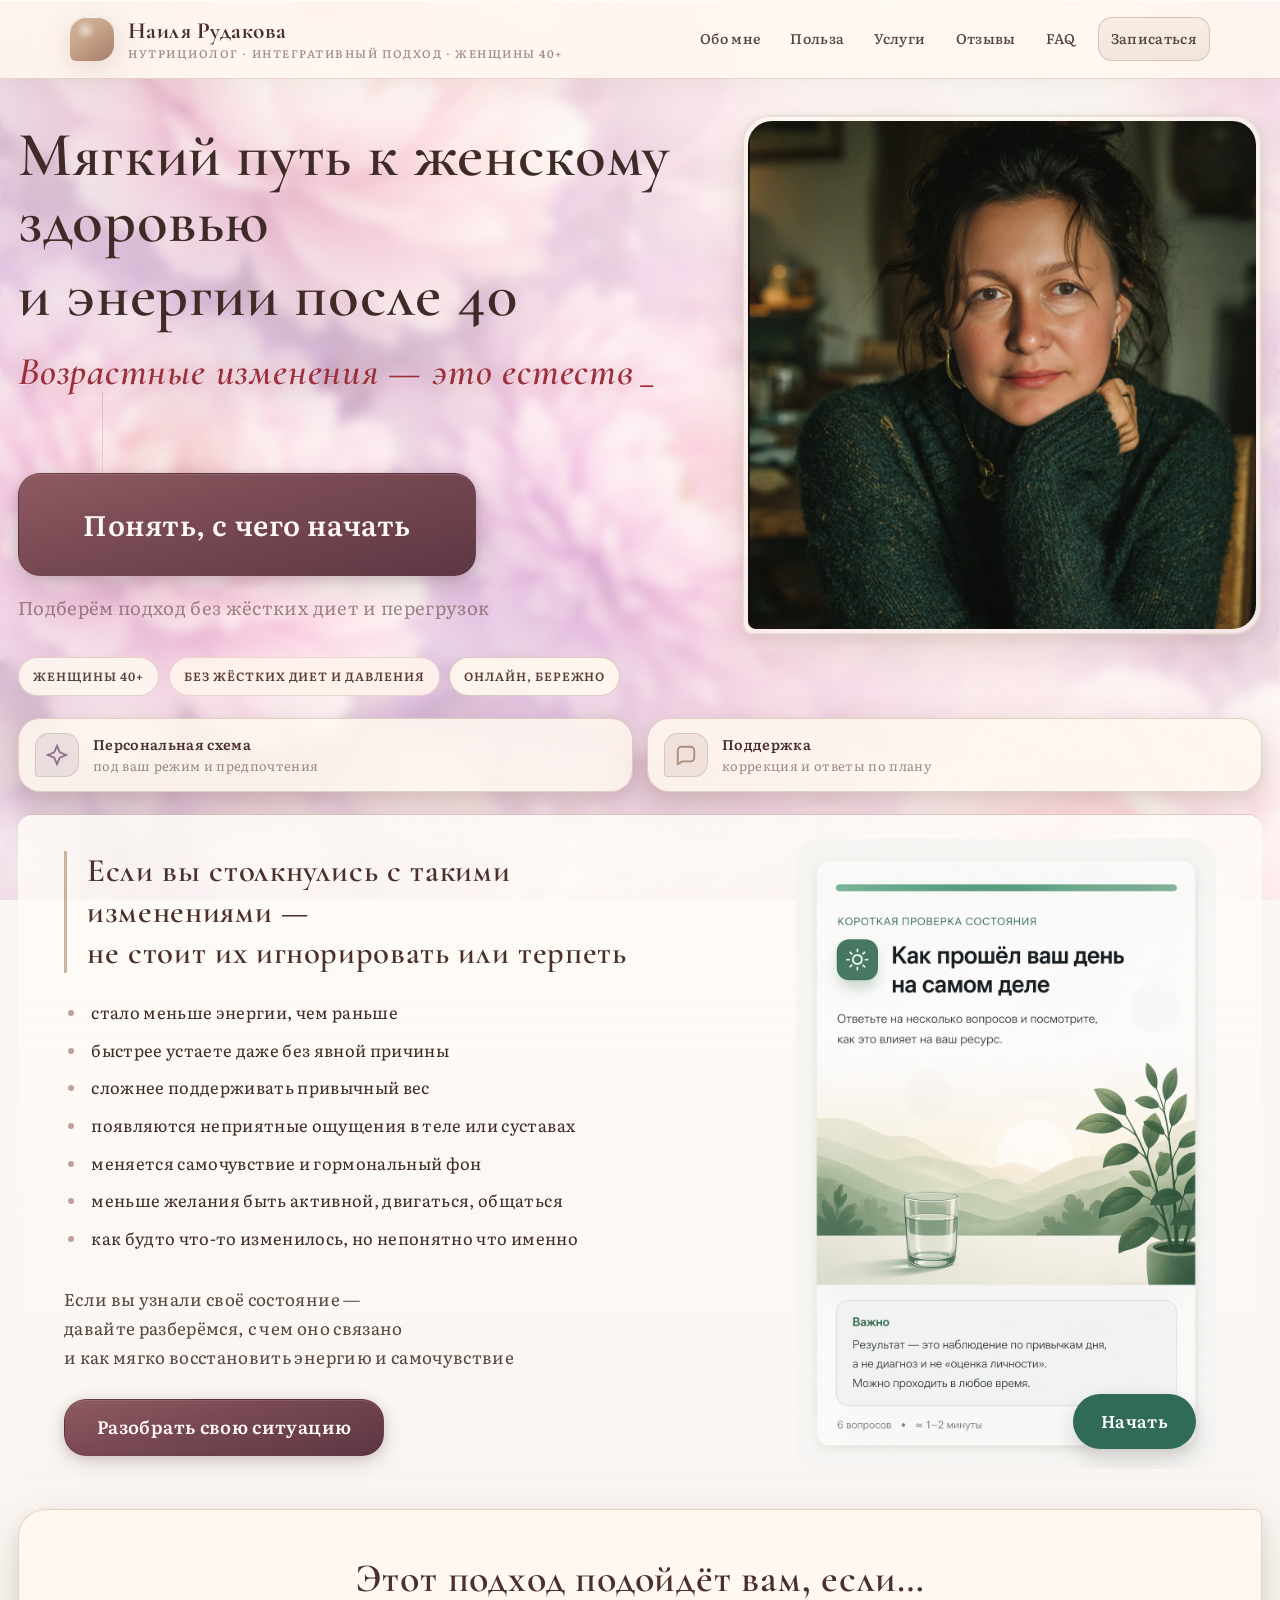
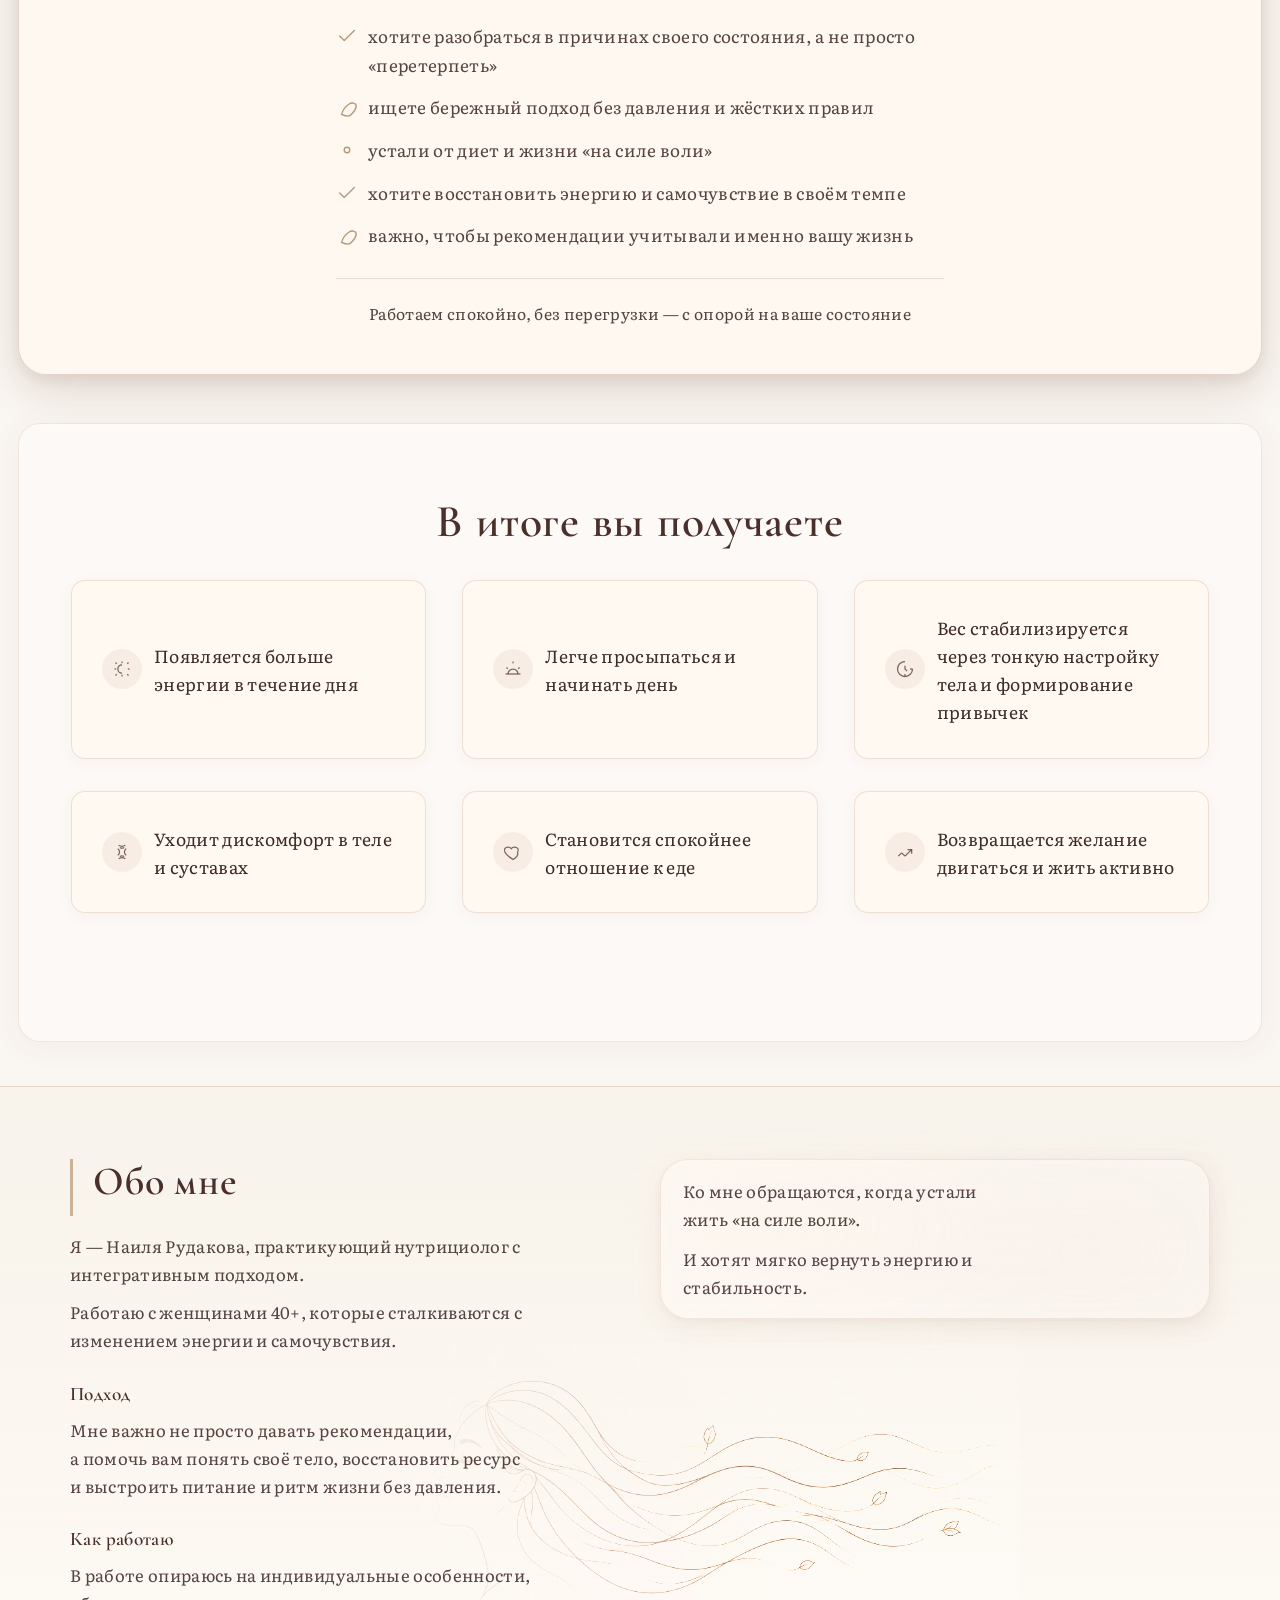
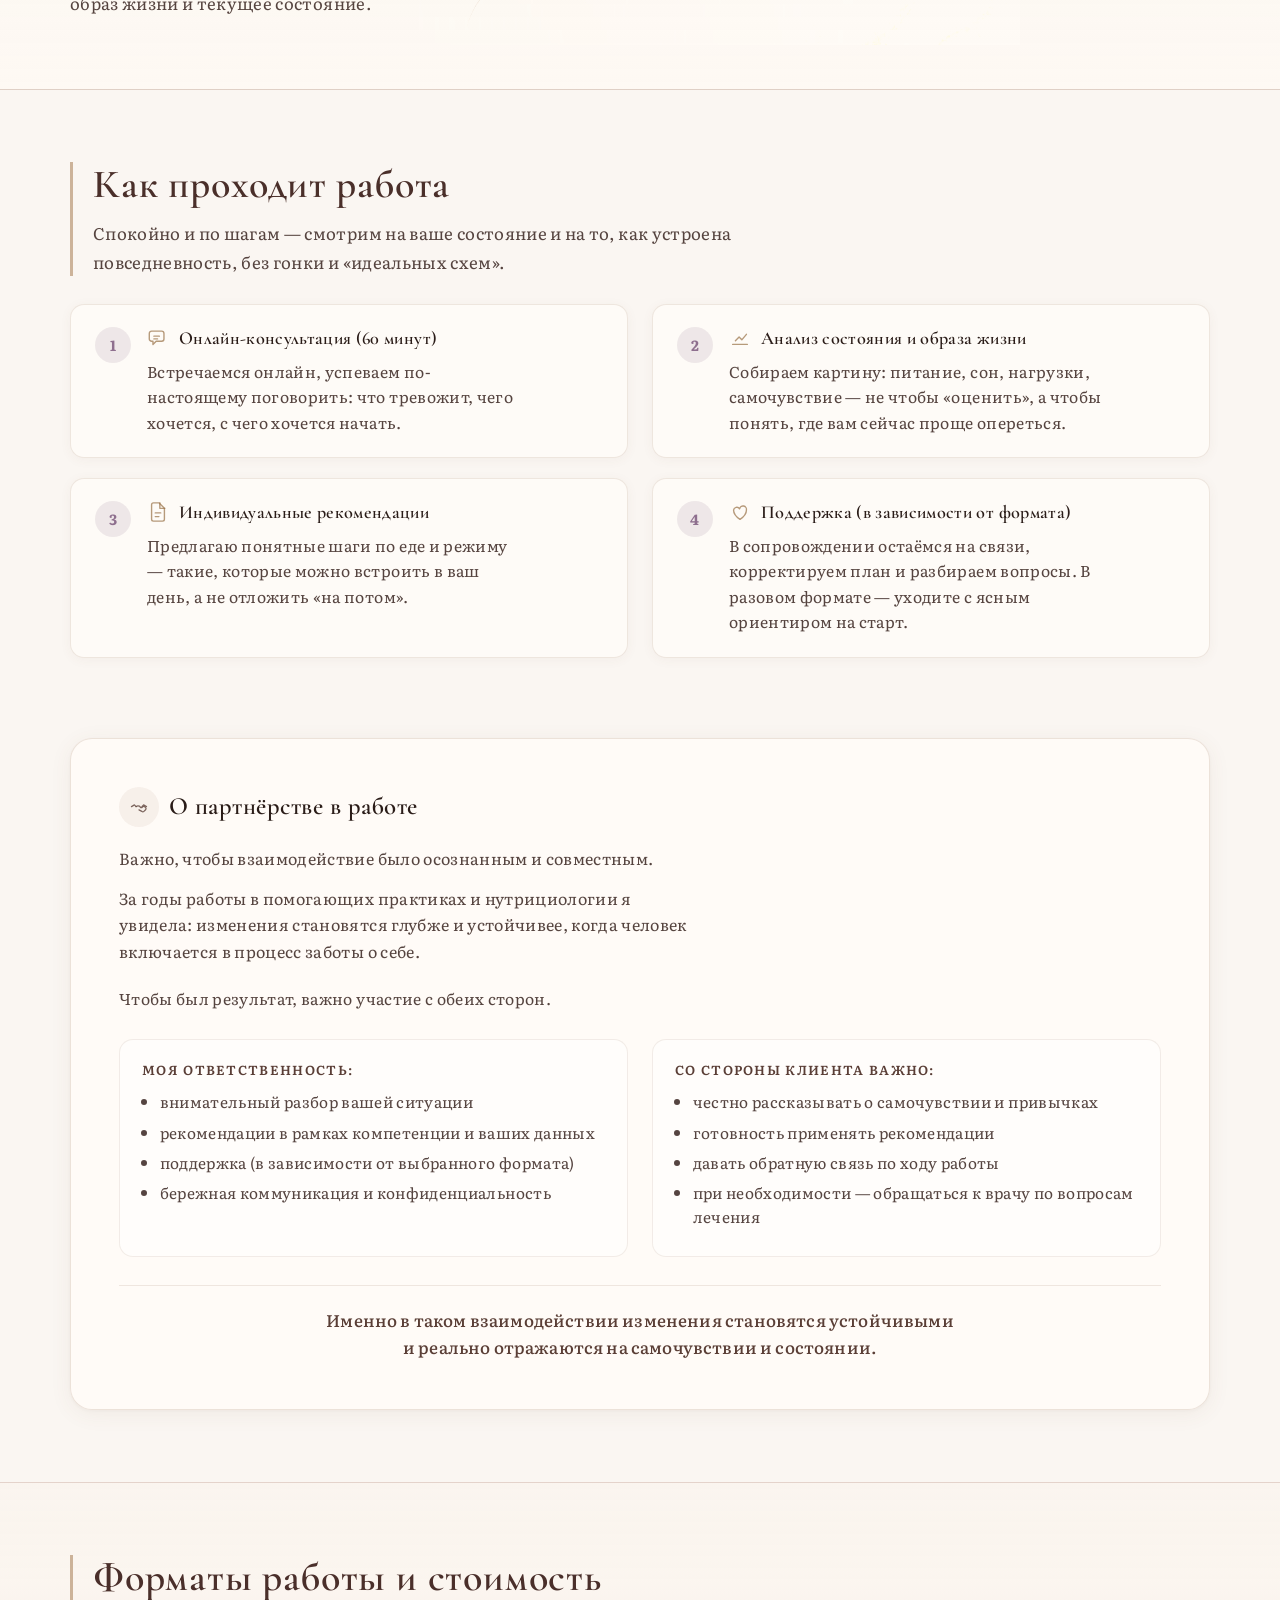
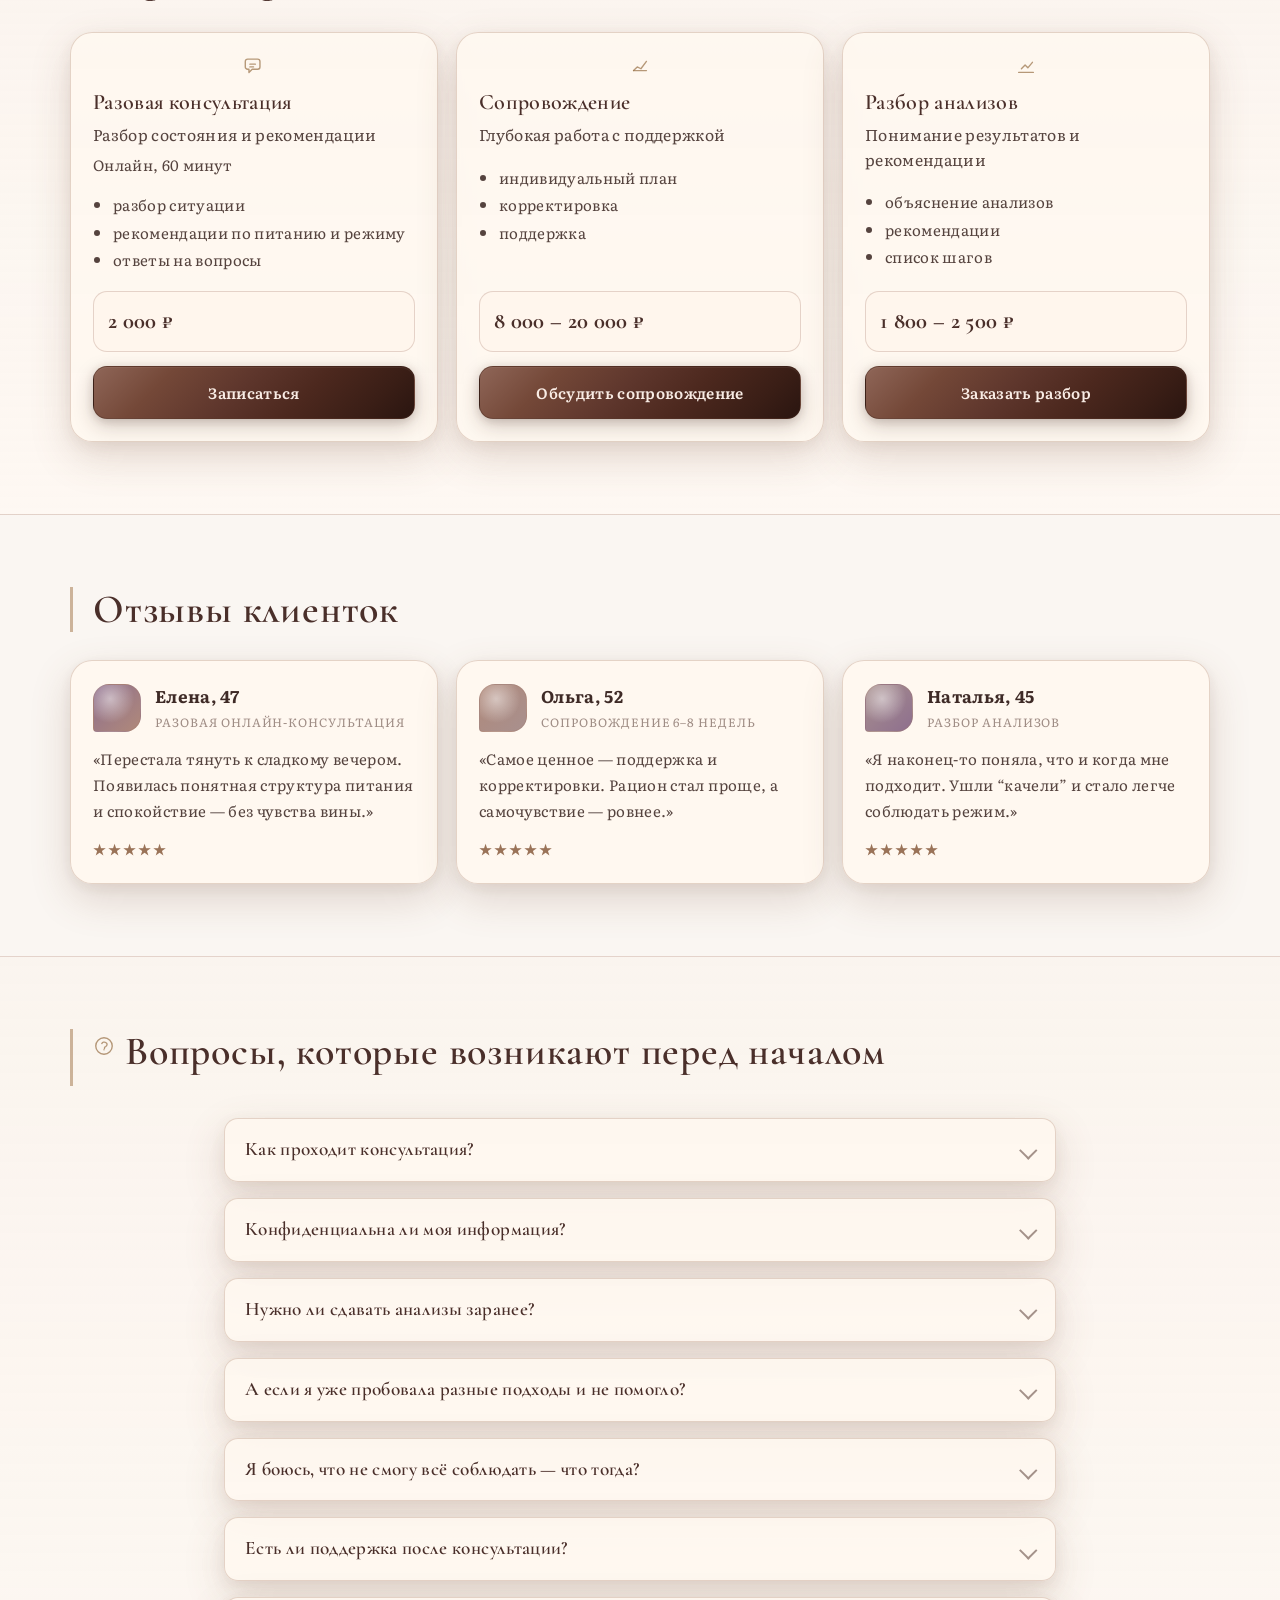
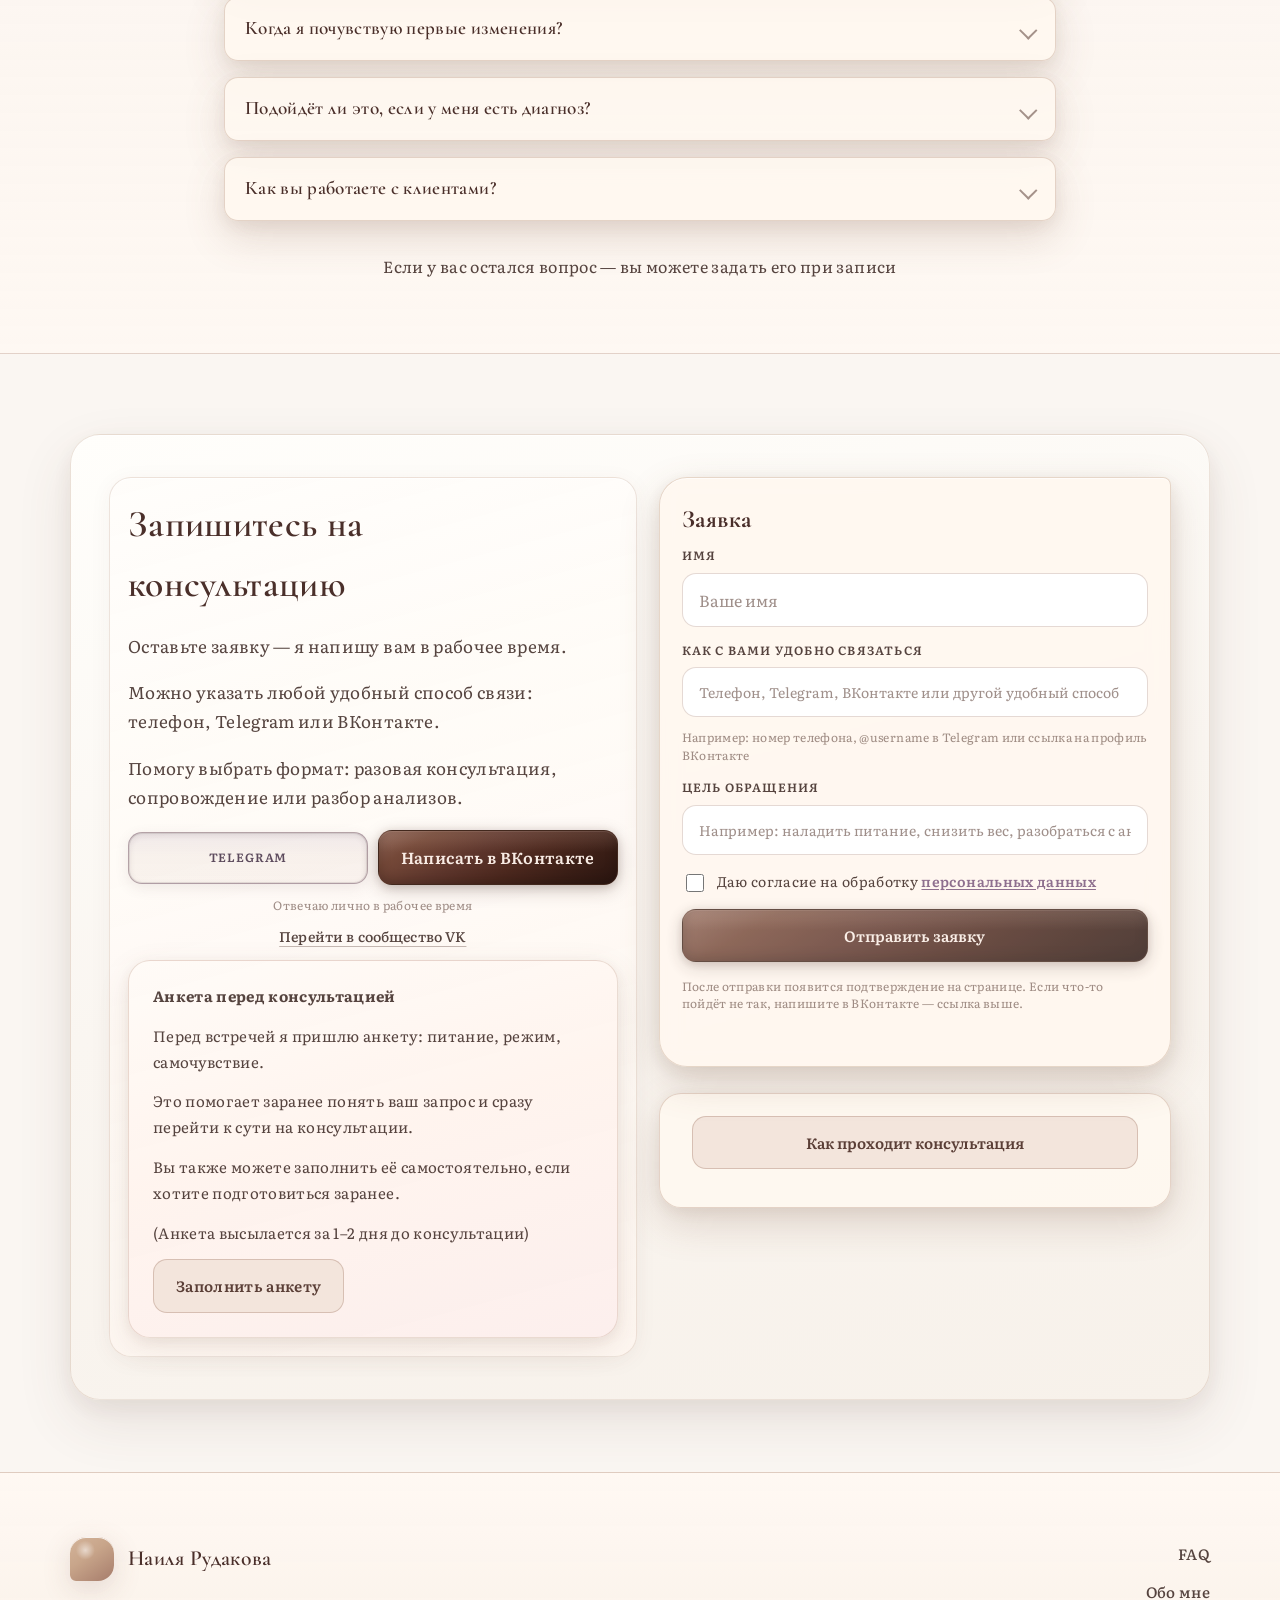
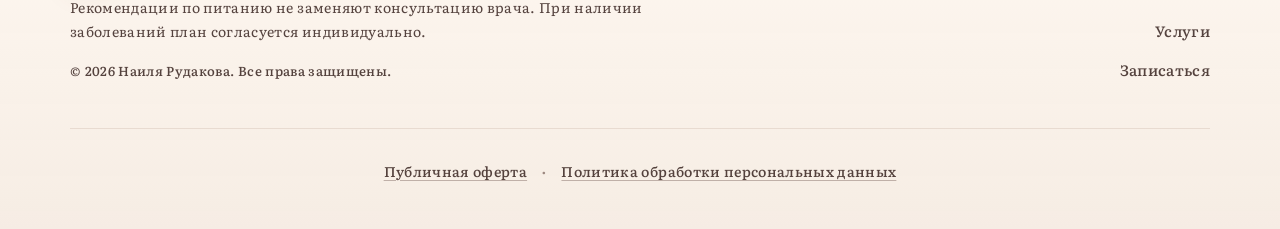
<file: index.html>
<!doctype html>
<html lang="ru">
  <head>
    <meta charset="UTF-8" />
    <meta name="viewport" content="width=device-width, initial-scale=1" />
    <title>Нутрициолог Наиля Рудакова — питание без жёстких диет и давления</title>
    <meta
      name="description"
      content="Консультации нутрициолога Наили Рудаковой: мягкий подход к питанию, поддержка привычек, работа с режимом, самочувствием и отношением к еде без жёстких диет."
    />
    <link rel="canonical" href="https://www.nailya-rudakova.ru/" />
    <meta name="robots" content="index, follow" />
    <meta name="google-site-verification" content="zTvz38cKvNyNnd01TyGyB_4Lh-QhvqnzPcXce07cgZo" />
    <meta name="google-site-verification" content="4Qv7BIP0zeGPIG05kg16yX1AhO1RRVo_y_4OLbNamBo" />
    <meta name="yandex-verification" content="70e551b60f2c5cdc" />

    <meta property="og:type" content="website" />
    <meta property="og:url" content="https://www.nailya-rudakova.ru/" />
    <meta property="og:title" content="Нутрициолог Наиля Рудакова" />
    <meta
      property="og:description"
      content="Мягкий подход к питанию без жёстких диет, давления и чувства вины. Консультации и сопровождение нутрициолога."
    />
    <meta property="og:site_name" content="Нутрициолог Наиля Рудакова" />

    <meta name="twitter:card" content="summary_large_image" />
    <meta name="twitter:title" content="Нутрициолог Наиля Рудакова" />
    <meta
      name="twitter:description"
      content="Мягкий подход к питанию без жёстких диет, давления и чувства вины."
    />

    <!-- Google tag (gtag.js) -->
    <script async src="https://www.googletagmanager.com/gtag/js?id=G-RCGZV7D3WG"></script>
    <script>
      window.dataLayer = window.dataLayer || [];
      function gtag(){dataLayer.push(arguments);}
      gtag('js', new Date());
      gtag('config', 'G-RCGZV7D3WG');
    </script>

    <!-- Yandex.Metrika counter -->
    <script type="text/javascript">
      (function(m,e,t,r,i,k,a){
        m[i]=m[i]||function(){(m[i].a=m[i].a||[]).push(arguments)};
        m[i].l=1*new Date();
        for (var j = 0; j < document.scripts.length; j++) {
          if (document.scripts[j].src === r) { return; }
        }
        k=e.createElement(t),a=e.getElementsByTagName(t)[0],k.async=1,k.src=r,a.parentNode.insertBefore(k,a)
      })(window, document, 'script', 'https://mc.yandex.ru/metrika/tag.js', 'ym');
      ym(112357267, 'init', {
        ssr: true,
        webvisor: true,
        clickmap: true,
        ecommerce: 'dataLayer',
        accurateTrackBounce: true,
        trackLinks: true
      });
    </script>
    <noscript>
      <div>
        <img src="https://mc.yandex.ru/watch/112357267" style="position:absolute; left:-9999px;" alt="" />
      </div>
    </noscript>
    <!-- /Yandex.Metrika counter -->

    <link rel="preconnect" href="https://fonts.googleapis.com" />
    <link rel="preconnect" href="https://fonts.gstatic.com" crossorigin />
    <link
      href="https://fonts.googleapis.com/css2?family=Cormorant+Garamond:ital,wght@0,500;0,600;0,700;1,500;1,600&family=Literata:ital,wght@0,400;0,500;0,600;1,400&display=swap"
      rel="stylesheet"
    />

    <link rel="stylesheet" href="./styles.css?v=icons-1" />
  </head>

  <body>
    <a class="skip-link" href="#main">Перейти к содержимому</a>
    <div class="page-noise" aria-hidden="true"></div>
    <div class="page-bloom page-bloom--1" aria-hidden="true"></div>
    <div class="page-bloom page-bloom--2" aria-hidden="true"></div>

    <header class="site-header">
      <div class="container header-inner">
        <a class="brand" href="#top" aria-label="На главную">
          <span class="brand-mark" aria-hidden="true"></span>
          <span class="brand-text">
            <span class="brand-name">Наиля Рудакова</span>
            <span class="brand-sub">нутрициолог · интегративный подход · женщины 40+</span>
          </span>
        </a>

        <nav class="nav" aria-label="Навигация">
          <a href="#about">Обо мне</a>
          <a href="#easier">Польза</a>
          <a href="#programs">Услуги</a>
          <a href="#reviews">Отзывы</a>
          <a href="#faq">FAQ</a>
          <a class="nav-cta" href="#contact">Записаться</a>
        </nav>

        <button class="burger" type="button" aria-label="Открыть меню" aria-expanded="false">
          <span class="burger-lines" aria-hidden="true"></span>
        </button>
      </div>

      <div class="mobile-nav" aria-label="Мобильная навигация">
        <a href="#about">Обо мне</a>
        <a href="#easier">Польза</a>
        <a href="#programs">Услуги</a>
        <a href="#reviews">Отзывы</a>
        <a href="#faq">FAQ</a>
        <a class="nav-cta" href="#contact">Записаться</a>
      </div>
    </header>

    <main id="main">
      <section class="hero" id="top">
        <div class="container hero-body">
          <div class="hero-main-row">
            <div class="hero-copy">
              <h1 class="hero-title">
                Мягкий путь к женскому здоровью
                <span class="text-accent">и энергии после 40</span>
              </h1>
              <p class="hero-subtitle" id="heroSubtitle" aria-live="polite">
                <span class="hero-subtitle__text" id="heroSubtitleText"></span
                ><span class="hero-subtitle__cursor" id="heroSubtitleCursor" aria-hidden="true"
                  >_</span
                >
              </p>

              <div class="hero-cta">
                <a
                  class="hero-cta__btn"
                  href="https://t.me/nutri_helper1_bot?start=site"
                  target="_blank"
                  rel="noopener noreferrer"
                  >Понять, с чего начать</a>
                <p class="hero-cta__hint">Подберём подход без жёстких диет и перегрузок</p>
              </div>
            </div>

            <figure class="hero-portrait">
              <div class="hero-portrait-frame">
                <img
                  src="./IMG_20260403_135701_228.jpg"
                  alt="Наиля Рудакова — практикующий нутрициолог"
                  width="640"
                  height="640"
                  decoding="async"
                  fetchpriority="high"
                />
              </div>
            </figure>
          </div>

          <div class="hero-badges" aria-label="Ключевые преимущества">
            <span class="badge">женщины 40+</span>
            <span class="badge badge-soft">без жёстких диет и давления</span>
            <span class="badge badge-accent">онлайн, бережно</span>
          </div>

          <div class="hero-mini">
            <div class="mini-item">
              <div class="mini-icon" aria-hidden="true">
                <svg viewBox="0 0 24 24" fill="none" stroke="currentColor" stroke-width="2" stroke-linecap="round">
                  <path d="M12 2l3 7 7 3-7 3-3 7-3-7-7-3 7-3 3-7z" />
                </svg>
              </div>
              <div class="mini-text">
                <b>Персональная схема</b>
                <span>под ваш режим и предпочтения</span>
              </div>
            </div>
            <div class="mini-item">
              <div class="mini-icon" aria-hidden="true">
                <svg viewBox="0 0 24 24" fill="none" stroke="currentColor" stroke-width="2" stroke-linecap="round">
                  <path d="M21 15a4 4 0 0 1-4 4H8l-5 3V7a4 4 0 0 1 4-4h10a4 4 0 0 1 4 4v8z" />
                </svg>
              </div>
              <div class="mini-text">
                <b>Поддержка</b>
                <span>коррекция и ответы по плану</span>
              </div>
            </div>
          </div>

          <section class="recognize-section reveal-on-scroll" id="recognize" aria-labelledby="recognize-heading">
            <div class="recognize-inner">
              <div class="recognize-split">
                <div class="recognize-content">
                  <div class="section-head recognize-head">
                    <h2 id="recognize-heading">
                      Если вы столкнулись с такими изменениями —<br />
                      не стоит их игнорировать или терпеть
                    </h2>
                  </div>
                  <ul class="recognize-list">
                    <li>стало меньше энергии, чем раньше</li>
                    <li>быстрее устаете даже без явной причины</li>
                    <li>сложнее поддерживать привычный вес</li>
                    <li>появляются неприятные ощущения в теле или суставах</li>
                    <li>меняется самочувствие и гормональный фон</li>
                    <li>меньше желания быть активной, двигаться, общаться</li>
                    <li>как будто что-то изменилось, но непонятно что именно</li>
                  </ul>
                  <p class="recognize-bridge">
                    Если вы узнали своё состояние —<br />
                    давайте разберёмся, с чем оно связано<br />
                    и как мягко восстановить энергию и самочувствие
                  </p>
                  <div class="recognize-cta">
                    <a class="recognize-cta__btn" href="#contact">Разобрать свою ситуацию</a>
                  </div>
                </div>

                <div class="quiz-preview">
                  <a
                    class="recognize-media quiz-preview__link"
                    href="quiz/index.html?step=1"
                    target="_blank"
                    rel="noopener noreferrer"
                  >
                    <img src="quiz-preview.png" alt="Дневной ресурс" />
                  </a>

                  <a
                    href="quiz/index.html?step=1"
                    target="_blank"
                    rel="noopener noreferrer"
                    class="quiz-start-btn"
                  >
                    Начать
                  </a>
                </div>
              </div>
            </div>
          </section>

          <div class="hero-aside card aside-card" aria-label="Кому подходит">
            <div class="hero-aside-inner">
              <h3 class="aside-title">Этот подход подойдёт вам, если…</h3>
              <ul class="check-list check-list--icons">
                <li>
                  <span class="check-list__marker" aria-hidden="true">
                    <svg class="icon" viewBox="0 0 24 24" fill="none" xmlns="http://www.w3.org/2000/svg">
                      <path d="M20 6L9 17l-5-5" stroke-linecap="round" stroke-linejoin="round" />
                    </svg>
                  </span>
                  <span>хотите разобраться в причинах своего состояния, а не просто «перетерпеть»</span>
                </li>
                <li>
                  <span class="check-list__marker" aria-hidden="true">
                    <svg class="icon" viewBox="0 0 24 24" fill="none" xmlns="http://www.w3.org/2000/svg">
                      <path
                        d="M6 20s2-7 8-11c3-2 8-2 8 2 0 6-8 11-8 11-4 0-8-2-8-2z"
                        stroke-linecap="round"
                        stroke-linejoin="round"
                      />
                    </svg>
                  </span>
                  <span>ищете бережный подход без давления и жёстких правил</span>
                </li>
                <li>
                  <span class="check-list__marker" aria-hidden="true">
                    <svg class="icon" viewBox="0 0 24 24" fill="none" xmlns="http://www.w3.org/2000/svg">
                      <circle cx="12" cy="12" r="3" />
                    </svg>
                  </span>
                  <span>устали от диет и жизни «на силе воли»</span>
                </li>
                <li>
                  <span class="check-list__marker" aria-hidden="true">
                    <svg class="icon" viewBox="0 0 24 24" fill="none" xmlns="http://www.w3.org/2000/svg">
                      <path d="M20 6L9 17l-5-5" stroke-linecap="round" stroke-linejoin="round" />
                    </svg>
                  </span>
                  <span>хотите восстановить энергию и самочувствие в своём темпе</span>
                </li>
                <li>
                  <span class="check-list__marker" aria-hidden="true">
                    <svg class="icon" viewBox="0 0 24 24" fill="none" xmlns="http://www.w3.org/2000/svg">
                      <path
                        d="M6 20s2-7 8-11c3-2 8-2 8 2 0 6-8 11-8 11-4 0-8-2-8-2z"
                        stroke-linecap="round"
                        stroke-linejoin="round"
                      />
                    </svg>
                  </span>
                  <span>важно, чтобы рекомендации учитывали именно вашу жизнь</span>
                </li>
              </ul>
              <p class="aside-foot muted">Работаем спокойно, без перегрузки — с опорой на ваше состояние</p>
            </div>
          </div>

          <section class="results-ease reveal-on-scroll" id="easier" aria-labelledby="results-ease-title">
            <div class="results-ease__inner">
              <h2 class="results-ease__title" id="results-ease-title">В итоге вы получаете</h2>
              <ul class="results-ease__grid" role="list">
                <li class="icon-wrap">
                  <span class="icon-circle" aria-hidden="true">
                    <svg class="icon" viewBox="0 0 24 24">
                      <path d="M12 3v2" />
                      <path d="M12 19v2" />
                      <path d="M4.22 4.22l1.42 1.42" />
                      <path d="M18.36 18.36l1.42 1.42" />
                      <path d="M3 12h2" />
                      <path d="M19 12h2" />
                      <path d="M4.22 19.78l1.42-1.42" />
                      <path d="M18.36 5.64l1.42-1.42" />
                      <path d="M12 7a5 5 0 1 0 0 10" />
                    </svg>
                  </span>
                  <span>Появляется больше энергии в течение дня</span>
                </li>
                <li class="icon-wrap">
                  <span class="icon-circle" aria-hidden="true">
                    <svg class="icon" viewBox="0 0 24 24">
                      <path d="M12 3v2" />
                      <path d="M4.22 10.22l1.42 1.42" />
                      <path d="M18.36 11.64l1.42-1.42" />
                      <path d="M3 18h18" />
                      <path d="M6 18a6 6 0 0 1 12 0" />
                    </svg>
                  </span>
                  <span>Легче просыпаться и начинать день</span>
                </li>
                <li class="icon-wrap">
                  <span class="icon-circle" aria-hidden="true">
                    <svg class="icon" viewBox="0 0 24 24">
                      <path d="M12 3a9 9 0 1 0 9 9" />
                      <path d="M21 12h-3" />
                      <path d="M12 21v-3" />
                      <path d="M12 8v4l2.5 2.5" />
                    </svg>
                  </span>
                  <span>Вес стабилизируется через тонкую настройку тела и формирование привычек</span>
                </li>
                <li class="icon-wrap">
                  <span class="icon-circle" aria-hidden="true">
                    <svg class="icon" viewBox="0 0 24 24">
                      <path d="M8 4c2.5 1.5 5.5 1.5 8 0" />
                      <path d="M8 20c2.5-1.5 5.5-1.5 8 0" />
                      <path d="M9.5 6.5c1.6 1.1 3.4 1.1 5 0" />
                      <path d="M9.5 17.5c1.6-1.1 3.4-1.1 5 0" />
                      <path d="M7 8c2.8 2.6 2.8 5.4 0 8" />
                      <path d="M17 8c-2.8 2.6-2.8 5.4 0 8" />
                    </svg>
                  </span>
                  <span>Уходит дискомфорт в теле и суставах</span>
                </li>
                <li class="icon-wrap">
                  <span class="icon-circle" aria-hidden="true">
                    <svg class="icon" viewBox="0 0 24 24">
                      <path d="M12 21s-7-4.35-9.5-8.5C.4 8.9 2.7 6 6 6c1.7 0 3.1.8 4 2 0 0 1.2-2 4-2 3.3 0 5.6 2.9 3.5 6.5C19 16.65 12 21 12 21z" />
                    </svg>
                  </span>
                  <span>Становится спокойнее отношение к еде</span>
                </li>
                <li class="icon-wrap">
                  <span class="icon-circle" aria-hidden="true">
                    <svg class="icon" viewBox="0 0 24 24">
                      <path d="M4 17l4-4" />
                      <path d="M8 13l4 4" />
                      <path d="M12 17l8-8" />
                      <path d="M15 9h5v5" />
                    </svg>
                  </span>
                  <span>Возвращается желание двигаться и жить активно</span>
                </li>
              </ul>
            </div>
          </section>
        </div>
      </section>

      <section class="section section-soft reveal-on-scroll about-section" id="about">
        <div class="container">
          <div class="about-layout">
            <div class="section-head about-layout__head">
              <h2>Обо мне</h2>
            </div>
            <div class="about-layout__intro about-blocks">
              <div class="about-block">
                <p class="muted">Я — Наиля Рудакова, практикующий нутрициолог с интегративным подходом.</p>
                <p class="muted">
                  Работаю с женщинами 40+, которые сталкиваются с изменением энергии и самочувствия.
                </p>
              </div>
              <div class="about-block">
                <h3 class="about-block__label">Подход</h3>
                <p class="muted">
                  Мне важно не просто давать рекомендации,<br />
                  а помочь вам понять своё тело, восстановить ресурс<br />
                  и выстроить питание и ритм жизни без давления.
                </p>
              </div>
              <div class="about-block">
                <h3 class="about-block__label">Как работаю</h3>
                <p class="muted">
                  В работе опираюсь на индивидуальные особенности,<br />
                  образ жизни и текущее состояние.
                </p>
              </div>
            </div>

            <div class="about-body card about-card about-layout__card about-card--note">
              <p class="muted">Ко мне обращаются, когда устали жить «на силе воли».</p>
              <p class="muted">И хотят мягко вернуть энергию и стабильность.</p>
            </div>
          </div>
        </div>
      </section>

      <section class="section reveal-on-scroll work-flow-section" id="how-it-works" aria-labelledby="how-it-works-title">
        <div class="container work-flow-stack">
          <div class="work-flow-block work-flow-block--steps">
            <div class="section-head work-flow-block__head">
              <h2 id="how-it-works-title">Как проходит работа</h2>
              <p class="work-steps-lead">
                Спокойно и по шагам — смотрим на ваше состояние и на то, как устроена повседневность, без гонки и «идеальных схем».
              </p>
            </div>
            <ol class="work-steps" role="list">
              <li class="work-steps__item">
                <span class="work-steps__num" aria-hidden="true">1</span>
                <div class="work-steps__body">
                  <div class="icon-wrap work-steps__title-row">
                    <svg class="icon" viewBox="0 0 24 24" fill="none" xmlns="http://www.w3.org/2000/svg" aria-hidden="true">
                      <path
                        d="M5 4.5h11a2.5 2.5 0 0 1 2.5 2.5v6a2.5 2.5 0 0 1-2.5 2.5H10l-3.5 3.5V15.5H5A2.5 2.5 0 0 1 2.5 13V7A2.5 2.5 0 0 1 5 4.5z"
                        stroke-linejoin="round"
                      />
                      <path d="M7.5 10h6M7.5 13h4" stroke-linecap="round" />
                    </svg>
                    <p class="work-steps__line">Онлайн-консультация (60 минут)</p>
                  </div>
                  <p class="work-steps__hint muted">
                    Встречаемся онлайн, успеваем по-настоящему поговорить: что тревожит, чего хочется, с чего хочется начать.
                  </p>
                </div>
              </li>
              <li class="work-steps__item">
                <span class="work-steps__num" aria-hidden="true">2</span>
                <div class="work-steps__body">
                  <div class="icon-wrap work-steps__title-row">
                    <svg class="icon" viewBox="0 0 24 24" fill="none" xmlns="http://www.w3.org/2000/svg" aria-hidden="true">
                      <path d="M4 19h16" stroke-linecap="round" />
                      <path d="M7 15l4-4 3 3 5-6" stroke-linecap="round" stroke-linejoin="round" />
                    </svg>
                    <p class="work-steps__line">Анализ состояния и образа жизни</p>
                  </div>
                  <p class="work-steps__hint muted">
                    Собираем картину: питание, сон, нагрузки, самочувствие — не чтобы «оценить», а чтобы понять, где вам сейчас проще опереться.
                  </p>
                </div>
              </li>
              <li class="work-steps__item">
                <span class="work-steps__num" aria-hidden="true">3</span>
                <div class="work-steps__body">
                  <div class="icon-wrap work-steps__title-row">
                    <svg class="icon" viewBox="0 0 24 24" fill="none" xmlns="http://www.w3.org/2000/svg" aria-hidden="true">
                      <path
                        d="M14 2H7a2 2 0 0 0-2 2v16a2 2 0 0 0 2 2h10a2 2 0 0 0 2-2V8l-6-6z"
                        stroke-linejoin="round"
                      />
                      <path d="M14 2v6h6" stroke-linejoin="round" />
                      <path d="M9 13h6M9 17h4" stroke-linecap="round" />
                    </svg>
                    <p class="work-steps__line">Индивидуальные рекомендации</p>
                  </div>
                  <p class="work-steps__hint muted">
                    Предлагаю понятные шаги по еде и режиму — такие, которые можно встроить в ваш день, а не отложить «на потом».
                  </p>
                </div>
              </li>
              <li class="work-steps__item">
                <span class="work-steps__num" aria-hidden="true">4</span>
                <div class="work-steps__body">
                  <div class="icon-wrap work-steps__title-row">
                    <svg class="icon" viewBox="0 0 24 24" fill="none" xmlns="http://www.w3.org/2000/svg" aria-hidden="true">
                      <path
                        d="M12 20C12 20 5 15.2 5 10a3.5 3.5 0 0 1 6.5-1.5A3.5 3.5 0 0 1 19 10c0 5.2-7 10-7 10z"
                        stroke-linejoin="round"
                      />
                    </svg>
                    <p class="work-steps__line">Поддержка (в зависимости от формата)</p>
                  </div>
                  <p class="work-steps__hint muted">
                    В сопровождении остаёмся на связи, корректируем план и разбираем вопросы. В разовом формате — уходите с ясным ориентиром на старт.
                  </p>
                </div>
              </li>
            </ol>
          </div>

          <div class="work-flow-block work-flow-block--partnership">
            <div class="work-partnership-panel">
              <div class="icon-wrap work-partnership-heading">
                <span class="icon-circle" aria-hidden="true">
                  <svg class="icon" viewBox="0 0 24 24" fill="none" xmlns="http://www.w3.org/2000/svg">
                    <path d="M3 11.5 6.5 9.5l2 2" stroke-linecap="round" stroke-linejoin="round" />
                    <path d="M21 11.5 17.5 9.5l-2 2" stroke-linecap="round" stroke-linejoin="round" />
                    <path
                      d="M8.5 11.5c1-1 2.5-1.2 4-.6l1.2 1.4a1.4 1.4 0 0 0 2 .2l.7-.7a1.8 1.8 0 0 1 2.5 0l1 1a1.8 1.8 0 0 1 0 2.5l-2 2a1.8 1.8 0 0 1-2.5 0L12 15.5"
                      stroke-linecap="round"
                      stroke-linejoin="round"
                    />
                  </svg>
                </span>
                <h3 class="work-flow-block__title" id="work-partnership-title">О партнёрстве в работе</h3>
              </div>

              <div class="work-partnership-intro">
                <p class="muted">Важно, чтобы взаимодействие было осознанным и совместным.</p>
                <p class="muted">
                  За годы работы в помогающих практиках и нутрициологии я увидела: изменения становятся глубже и устойчивее, когда человек включается в процесс заботы о себе.
                </p>
              </div>

              <p class="work-partnership-bridge muted">
                Чтобы был результат, важно участие с обеих сторон.
              </p>

              <div class="work-partnership-cols">
                <div class="work-partnership-card">
                  <p class="work-partnership-label">Моя ответственность:</p>
                  <ul class="work-partnership-list">
                    <li>внимательный разбор вашей ситуации</li>
                    <li>рекомендации в рамках компетенции и ваших данных</li>
                    <li>поддержка (в зависимости от выбранного формата)</li>
                    <li>бережная коммуникация и конфиденциальность</li>
                  </ul>
                </div>
                <div class="work-partnership-card">
                  <p class="work-partnership-label">Со стороны клиента важно:</p>
                  <ul class="work-partnership-list">
                    <li>честно рассказывать о самочувствии и привычках</li>
                    <li>готовность применять рекомендации</li>
                    <li>давать обратную связь по ходу работы</li>
                    <li>при необходимости — обращаться к врачу по вопросам лечения</li>
                  </ul>
                </div>
              </div>

              <p class="work-partnership-foot">
                Именно в таком взаимодействии изменения становятся устойчивыми<br />
                и реально отражаются на самочувствии и состоянии.
              </p>
            </div>
          </div>
        </div>
      </section>

      <section class="section section-soft reveal-on-scroll formats-section" id="programs" aria-labelledby="formats-title">
        <div class="container">
          <div class="section-head formats-section__head">
            <h2 id="formats-title">Форматы работы и стоимость</h2>
          </div>

          <div class="grid-3 formats-grid">
            <article class="plan format-card">
              <div class="plan-top">
                <div class="format-card__icon" aria-hidden="true">
                  <svg class="icon" viewBox="0 0 24 24" fill="none" xmlns="http://www.w3.org/2000/svg">
                    <path
                      d="M5 4.5h11a2.5 2.5 0 0 1 2.5 2.5v6a2.5 2.5 0 0 1-2.5 2.5H10l-3.5 3.5V15.5H5A2.5 2.5 0 0 1 2.5 13V7A2.5 2.5 0 0 1 5 4.5z"
                      stroke-linejoin="round"
                    />
                    <path d="M7.5 10h6M7.5 13h4" stroke-linecap="round" />
                  </svg>
                </div>
                <h3>Разовая консультация</h3>
                <p class="plan-desc">Разбор состояния и рекомендации</p>
                <p class="format-card__format muted">Онлайн, 60 минут</p>
              </div>
              <ul class="plan-list format-card__list">
                <li>разбор ситуации</li>
                <li>рекомендации по питанию и режиму</li>
                <li>ответы на вопросы</li>
              </ul>
              <div class="plan-price" aria-label="Стоимость">
                <span class="price">2 000 ₽</span>
              </div>
              <a class="btn btn-primary btn-block" href="#contact">Записаться</a>
            </article>

            <article class="plan format-card">
              <div class="plan-top">
                <div class="format-card__icon" aria-hidden="true">
                  <svg class="icon" viewBox="0 0 24 24" fill="none" xmlns="http://www.w3.org/2000/svg">
                    <path d="M5 17l4-4 4 2 6-8" stroke-linecap="round" stroke-linejoin="round" />
                    <path d="M5 17h14" stroke-linecap="round" />
                  </svg>
                </div>
                <h3>Сопровождение</h3>
                <p class="plan-desc">Глубокая работа с поддержкой</p>
              </div>
              <ul class="plan-list format-card__list">
                <li>индивидуальный план</li>
                <li>корректировка</li>
                <li>поддержка</li>
              </ul>
              <div class="plan-price" aria-label="Стоимость">
                <span class="price">8 000 – 20 000 ₽</span>
              </div>
              <a class="btn btn-primary btn-block" href="#contact">Обсудить сопровождение</a>
            </article>

            <article class="plan format-card">
              <div class="plan-top">
                <div class="format-card__icon" aria-hidden="true">
                  <svg class="icon" viewBox="0 0 24 24" fill="none" xmlns="http://www.w3.org/2000/svg">
                    <path d="M4 19h16" stroke-linecap="round" />
                    <path d="M7 15l4-4 3 3 5-6" stroke-linecap="round" stroke-linejoin="round" />
                  </svg>
                </div>
                <h3>Разбор анализов</h3>
                <p class="plan-desc">Понимание результатов и рекомендации</p>
              </div>
              <ul class="plan-list format-card__list">
                <li>объяснение анализов</li>
                <li>рекомендации</li>
                <li>список шагов</li>
              </ul>
              <div class="plan-price" aria-label="Стоимость">
                <span class="price">1 800 – 2 500 ₽</span>
              </div>
              <a class="btn btn-primary btn-block" href="#contact">Заказать разбор</a>
            </article>
          </div>
        </div>
      </section>

      <section class="section reveal-on-scroll" id="reviews">
        <div class="container">
          <div class="section-head">
            <h2>Отзывы клиенток</h2>
          </div>

          <div class="grid-3">
            <article class="quote">
              <div class="quote-top">
                <span class="avatar" aria-hidden="true"></span>
                <div>
                  <b>Елена, 47</b>
                  <span class="quote-sub">разовая онлайн-консультация</span>
                </div>
              </div>
              <p class="quote-text">
                «Перестала тянуть к сладкому вечером. Появилась понятная структура питания и спокойствие — без чувства вины.»
              </p>
              <div class="stars" aria-label="Оценка: 5 из 5">
                <span aria-hidden="true">★★★★★</span>
              </div>
            </article>

            <article class="quote">
              <div class="quote-top">
                <span class="avatar avatar-2" aria-hidden="true"></span>
                <div>
                  <b>Ольга, 52</b>
                  <span class="quote-sub">сопровождение 6–8 недель</span>
                </div>
              </div>
              <p class="quote-text">
                «Самое ценное — поддержка и корректировки. Рацион стал проще, а самочувствие — ровнее.»
              </p>
              <div class="stars" aria-label="Оценка: 5 из 5">
                <span aria-hidden="true">★★★★★</span>
              </div>
            </article>

            <article class="quote">
              <div class="quote-top">
                <span class="avatar avatar-3" aria-hidden="true"></span>
                <div>
                  <b>Наталья, 45</b>
                  <span class="quote-sub">разбор анализов</span>
                </div>
              </div>
              <p class="quote-text">
                «Я наконец-то поняла, что и когда мне подходит. Ушли “качели” и стало легче соблюдать режим.»
              </p>
              <div class="stars" aria-label="Оценка: 5 из 5">
                <span aria-hidden="true">★★★★★</span>
              </div>
            </article>
          </div>
        </div>
      </section>

      <section class="section section-soft reveal-on-scroll faq-section" id="faq" aria-labelledby="faq-title">
        <div class="container">
          <div class="section-head faq-section__head">
            <div class="icon-wrap faq-section__title-row">
              <svg class="icon" viewBox="0 0 24 24" fill="none" xmlns="http://www.w3.org/2000/svg" aria-hidden="true">
                <circle cx="12" cy="12" r="9" />
                <path d="M12 16.2v-.2" stroke-linecap="round" />
                <path
                  d="M9.6 9.3A3.2 3.2 0 0 1 14 8.2a2.4 2.4 0 0 1-.2 4.4 1.8 1.8 0 0 0-1.3 1.7v.3"
                  stroke-linecap="round"
                  stroke-linejoin="round"
                />
              </svg>
              <h2 id="faq-title">Вопросы, которые возникают перед началом</h2>
            </div>
          </div>

          <div class="faq" id="faq-accordion">
            <details class="faq-item">
              <summary><span class="faq-item__q">Как проходит консультация?</span></summary>
              <div class="faq-body">
                <p>Онлайн (видео или аудио), длительность — около 60 минут.</p>
                <p>
                  Мы подробно разбираем ваше состояние, питание, образ жизни и возможные причины самочувствия.
                </p>
              </div>
            </details>

            <details class="faq-item">
              <summary><span class="faq-item__q">Конфиденциальна ли моя информация?</span></summary>
              <div class="faq-body">
                <p>Да, вся информация, которой вы делитесь, остаётся конфиденциальной.</p>
                <p>Я не передаю данные третьим лицам и использую их только в рамках нашей работы.</p>
                <p>Вы можете спокойно говорить о своём состоянии и привычках — это остаётся между нами.</p>
              </div>
            </details>

            <details class="faq-item">
              <summary><span class="faq-item__q">Нужно ли сдавать анализы заранее?</span></summary>
              <div class="faq-body">
                <p>Нет, это не обязательно.</p>
                <p>Если анализы есть — мы их разберём.</p>
                <p>Если нет — работаем с текущим состоянием и при необходимости определяем, что стоит проверить.</p>
              </div>
            </details>

            <details class="faq-item">
              <summary><span class="faq-item__q">А если я уже пробовала разные подходы и не помогло?</span></summary>
              <div class="faq-body">
                <p>Это частая ситуация.</p>
                <p>Обычно проблема не в вас, а в том, что рекомендации не учитывали ваш образ жизни и состояние.</p>
                <p>Здесь мы разбираемся глубже и подбираем подход под вас.</p>
              </div>
            </details>

            <details class="faq-item">
              <summary><span class="faq-item__q">Я боюсь, что не смогу всё соблюдать — что тогда?</span></summary>
              <div class="faq-body">
                <p>Здесь нет задачи делать идеально.</p>
                <p>Мы выстраиваем изменения постепенно и в вашем темпе — так, чтобы это можно было встроить в реальную жизнь.</p>
              </div>
            </details>

            <details class="faq-item">
              <summary><span class="faq-item__q">Есть ли поддержка после консультации?</span></summary>
              <div class="faq-body">
                <p>Да, но она зависит от формата работы.</p>
                <p>После разовой консультации можно задать уточняющие вопросы в течение ограниченного времени.</p>
                <p>В сопровождении предусмотрена регулярная поддержка и корректировка процесса.</p>
              </div>
            </details>

            <details class="faq-item">
              <summary><span class="faq-item__q">Когда я почувствую первые изменения?</span></summary>
              <div class="faq-body">
                <p>Первые изменения многие замечают уже в процессе.</p>
                <p>Но устойчивый результат — это постепенная работа, а не быстрые решения.</p>
              </div>
            </details>

            <details class="faq-item">
              <summary><span class="faq-item__q">Подойдёт ли это, если у меня есть диагноз?</span></summary>
              <div class="faq-body">
                <p>Консультация не заменяет врача.</p>
                <p>Но может быть хорошей поддержкой: мы работаем с питанием, образом жизни и ресурсом организма.</p>
              </div>
            </details>

            <details class="faq-item">
              <summary><span class="faq-item__q">Как вы работаете с клиентами?</span></summary>
              <div class="faq-body">
                <p>В работе для меня важно:</p>
                <ul class="faq-list">
                  <li>уважительное и внимательное отношение к каждому клиенту</li>
                  <li>конфиденциальность всей информации</li>
                  <li>рекомендации на основе современных научных данных</li>
                  <li>индивидуальный подход с учётом состояния и образа жизни</li>
                  <li>честность: без обещаний быстрых или «чудесных» результатов</li>
                  <li>мягкие и постепенные изменения</li>
                </ul>
                <p>Моя задача — помочь вам лучше понять свой организм и поддержать его ресурс.</p>
              </div>
            </details>
          </div>

          <p class="faq-foot muted">
            Если у вас остался вопрос — вы можете задать его при записи
          </p>
        </div>
      </section>

      <section class="section contact-section reveal-on-scroll" id="contact">
        <div class="container">
          <div class="contact-grid">
            <div class="contact-left">
              <div class="consult-section">
                <div class="consult-text">
                  <h2>Запишитесь на консультацию</h2>
                  <p class="muted">Оставьте заявку — я напишу вам в рабочее время.</p>
                  <p class="muted">Можно указать любой удобный способ связи: телефон, Telegram или ВКонтакте.</p>
                  <p class="muted">Помогу выбрать формат: разовая консультация, сопровождение или разбор анализов.</p>
                </div>
              </div>

              <!-- Замените href: vk.me — личные сообщения, vk.com — группа -->
              <div class="contact-chips contact-chips--stack" aria-label="Контакты">
                <div class="contact-chips__row">
                  <a
                    class="contact-chips__telegram"
                    href="https://t.me/divakara666"
                    target="_blank"
                    rel="noopener noreferrer"
                  >
                    Telegram
                  </a>
                  <a
                    class="btn btn-primary contact-chips__vk"
                    href="https://vk.me/id3392666"
                    target="_blank"
                    rel="noopener noreferrer"
                  >
                    Написать в ВКонтакте
                  </a>
                </div>
                <p class="contact-chips__vk-caption">Отвечаю лично в рабочее время</p>
                <a
                  class="contact-chips__vk-group"
                  href="https://vk.com/svetlyeputi"
                  target="_blank"
                  rel="noopener noreferrer"
                >
                  Перейти в сообщество VK
                </a>
              </div>

              <div class="anketa-card">
                <div class="anketa-block anketa-block--left" aria-label="Анкета перед консультацией">
                  <p class="anketa-block__text muted"><strong>Анкета перед консультацией</strong></p>
                  <p class="anketa-block__text muted">
                    Перед встречей я пришлю анкету: питание, режим, самочувствие.
                  </p>
                  <p class="anketa-block__text muted">
                    Это помогает заранее понять ваш запрос и сразу перейти к сути на консультации.
                  </p>
                  <p class="anketa-block__text muted">
                    Вы также можете заполнить её самостоятельно, если хотите подготовиться заранее.
                  </p>
                  <p class="anketa-block__text muted">(Анкета высылается за 1–2 дня до консультации)</p>
                  <a
                    class="btn btn-ghost anketa-block__btn"
                    href="https://forms.yandex.ru/u/674ffd04e010db2bc1b2e564/"
                    target="_blank"
                    rel="noopener noreferrer"
                  >
                    Заполнить анкету
                  </a>
                </div>
              </div>
            </div>

            <div class="contact-right-stack">
              <div class="contact-right card" id="form">
                <h3 class="card-title">Заявка</h3>
                <form id="contactForm" class="form">
                  <label class="field">
                    <span class="label">Имя</span>
                    <input name="name" type="text" placeholder="Ваше имя" required />
                  </label>
                  <label class="field">
                    <span class="label">Как с вами удобно связаться</span>
                    <input
                      name="contact"
                      type="text"
                      placeholder="Телефон, Telegram, ВКонтакте или другой удобный способ"
                      required
                      autocomplete="tel"
                    />
                    <span class="field-hint field-hint--contact">
                      Например: номер телефона, @username в Telegram или ссылка на профиль ВКонтакте
                    </span>
                  </label>
                  <label class="field">
                    <span class="label">Цель обращения</span>
                    <input
                      name="goal"
                      type="text"
                      placeholder="Например: наладить питание, снизить вес, разобраться с анализами"
                    />
                  </label>
                  <label class="field field-contact-consent" for="contactConsent">
                    <input type="checkbox" id="contactConsent" name="consent" />
                    <span class="contact-consent-personal">
                      Даю согласие на обработку
                      <a href="./politika-pd.html" target="_blank" rel="noopener noreferrer">персональных данных</a>
                    </span>
                  </label>
                  <button class="btn btn-primary btn-block" type="submit" id="contactSubmitBtn" disabled>
                    Отправить заявку
                  </button>
                  <p class="form-note">
                    После отправки появится подтверждение на странице. Если что-то пойдёт не так, напишите в ВКонтакте — ссылка выше.
                  </p>
                  <p class="form-status" id="contactStatus" role="status" aria-live="polite"></p>
                </form>
              </div>

              <div class="consult-flow-below card">
                <div class="consult-flow">
                  <button
                    type="button"
                    class="btn btn-ghost btn-block consult-flow__toggle"
                    id="consultFlowToggle"
                    aria-expanded="false"
                    aria-controls="consultFlowPanel"
                  >
                    Как проходит консультация
                  </button>
                  <div
                    class="consult-flow__wrap"
                    id="consultFlowWrap"
                    aria-hidden="true"
                  >
                    <div class="consult-flow__inner">
                      <div
                        class="consult-flow-panel"
                        id="consultFlowPanel"
                        role="region"
                        aria-labelledby="consultFlowToggle"
                      >
                        <ol class="consult-flow__steps">
                          <li>Вы оставляете заявку или пишете мне</li>
                          <li>Я связываюсь с вами и уточняю запрос</li>
                          <li>
                            Присылаете заполненную анкету и результаты анализов (если есть) за 1–2 дня до
                            консультации.
                          </li>
                          <li>Мы согласовываем удобное время</li>
                          <li>Проводим консультацию онлайн</li>
                        </ol>
                        <p class="consult-flow__outro muted">
                          Вы уходите с пониманием своих процессов и рекомендациями под ваш запрос.
                        </p>
                      </div>
                    </div>
                  </div>
                </div>
              </div>
            </div>
          </div>
        </div>
      </section>
    </main>

    <footer class="site-footer">
      <div class="container footer-shell">
        <div class="footer-columns">
          <div class="footer-col footer-col--brand">
            <div class="footer-brand">
              <span class="brand-mark" aria-hidden="true"></span>
              <b>Наиля Рудакова</b>
            </div>
            <p class="footer-note">
              Рекомендации по питанию не заменяют консультацию врача. При наличии заболеваний план согласуется индивидуально.
            </p>
            <p class="footer-copy muted">
              © <span id="year"></span> Наиля Рудакова. Все права защищены.
            </p>
          </div>
          <nav class="footer-col footer-nav" aria-label="Разделы сайта">
            <a href="#faq">FAQ</a>
            <a href="#about">Обо мне</a>
            <a href="#programs">Услуги</a>
            <a href="#contact">Записаться</a>
          </nav>
        </div>

        <div class="footer-legal-row">
          <nav class="footer-legal" aria-label="Правовая информация">
            <a href="./oferta.html">Публичная оферта</a>
            <span class="footer-legal-sep" aria-hidden="true">·</span>
            <a href="./politika-pd.html">Политика обработки персональных данных</a>
          </nav>
        </div>
      </div>
    </footer>

    <button
      type="button"
      class="scroll-top-button"
      id="scrollTopBtn"
      aria-label="Наверх"
      aria-hidden="true"
      tabindex="-1"
    >
      <span class="scroll-top-button__icon" aria-hidden="true">↑</span>
    </button>

    <script src="https://cdn.jsdelivr.net/npm/gsap@3.12.5/dist/gsap.min.js" defer></script>
    <script src="./script.js" defer></script>
  </body>
</html>
</file>
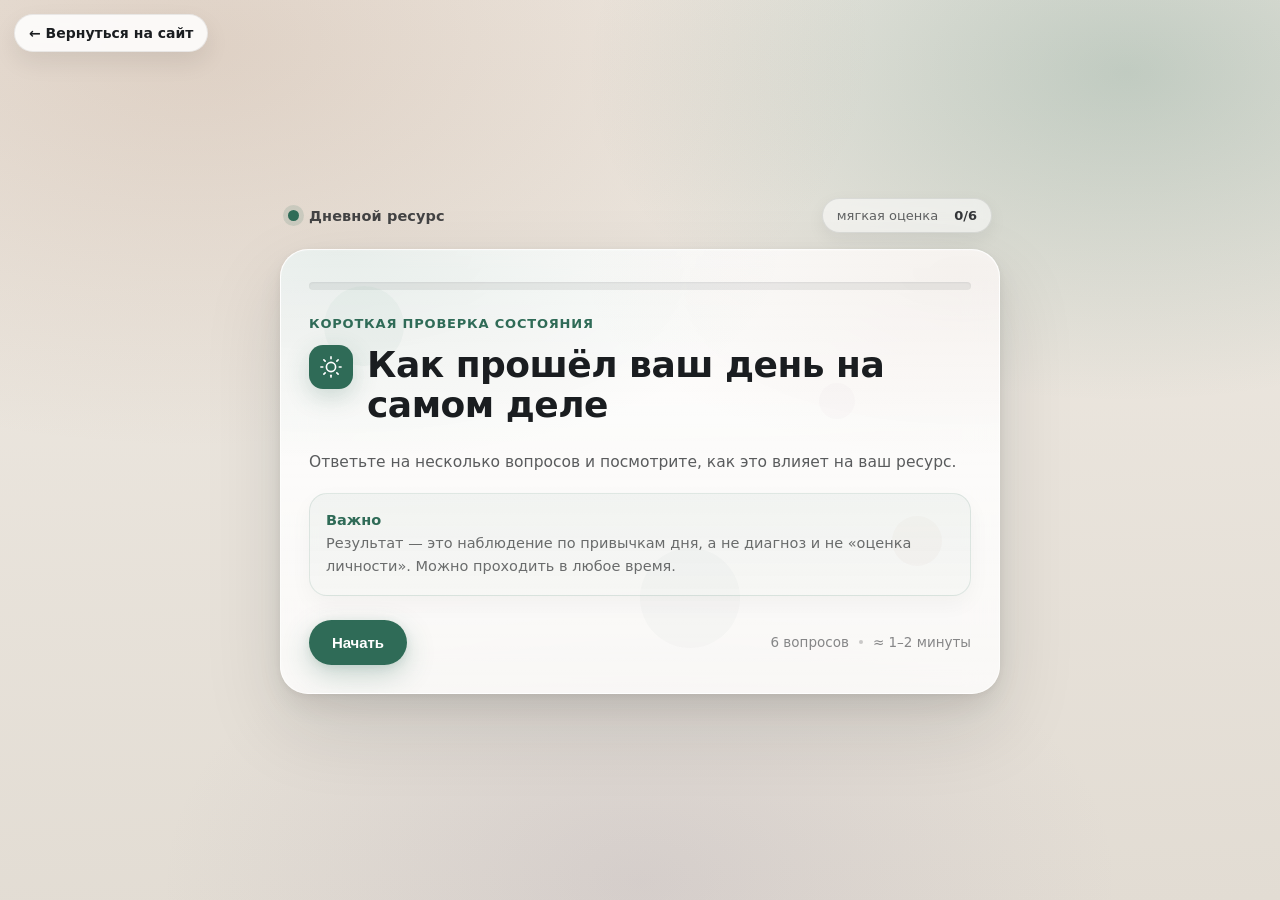
<file: quiz/index.html>
<!doctype html>
<html lang="ru">
  <head>
    <meta charset="UTF-8" />
    <meta name="viewport" content="width=device-width, initial-scale=1" />
    <meta name="theme-color" content="#eae5dc" />
    <title>Квиз: уровень энергии за день</title>
    <style>
      :root{
        --bg: #eae5dc;
        --text: #1a1d20;
        --muted: rgba(26,29,32,.72);
        --muted2: rgba(26,29,32,.52);
        --stroke: rgba(26,29,32,.10);
        --accent: #2f6b57;
        --accent-light: rgba(47,107,87,.12);
        --accent-warm: #9a6a4a;
        --bad: #8b4848;
        --warn: #a08030;
        --good: #2f6b57;
        --warn: #8a6234;
        --bad: #8b4848;
        --shadow: 0 32px 80px rgba(20,24,28,.12), 0 12px 30px rgba(20,24,28,.08), 0 2px 8px rgba(20,24,28,.06);
        --shadow-soft: 0 18px 50px rgba(20,24,28,.09), 0 3px 14px rgba(20,24,28,.06);
        --radius-xl: 28px;
        --radius-lg: 18px;
        --focus: rgba(47,107,87,.28);
      }

      *{ box-sizing: border-box; }
      html, body{ height: 100%; }
      body{
        margin: 0;
        font-family: ui-sans-serif, system-ui, -apple-system, "Segoe UI", Roboto, Arial, "Noto Sans", sans-serif;
        color: var(--text);
        background:
          radial-gradient(ellipse 1100px 650px at 15% 5%, rgba(154,106,74,.20), transparent 62%),
          radial-gradient(ellipse 900px 550px at 88% 8%, rgba(47,107,87,.24), transparent 60%),
          radial-gradient(ellipse 800px 500px at 50% 98%, rgba(130,116,148,.14), transparent 60%),
          linear-gradient(178deg, #f0ebe4, #e2dcd3);
      }

      a, button{ -webkit-tap-highlight-color: transparent; }

      .wrap{
        min-height: 100%;
        display: grid;
        place-items: center;
        padding: 32px 18px 40px;
      }

      .shell{ width: min(720px, 100%); }

      /* ─── Верхняя строка ─── */
      .topline{
        display: flex;
        align-items: center;
        justify-content: space-between;
        gap: 12px;
        margin: 0 0 16px;
        padding: 0 8px;
      }
      .brand{
        display: inline-flex;
        align-items: center;
        gap: 10px;
        font-weight: 650;
        font-size: 14.5px;
        letter-spacing: 0.1px;
        color: rgba(26,29,32,.80);
        user-select: none;
      }
      .brand .dot{
        width: 11px; height: 11px;
        border-radius: 999px;
        background: var(--accent);
        box-shadow: 0 0 0 5px rgba(47,107,87,.14);
      }
      .chip{
        display: inline-flex;
        align-items: center;
        gap: 8px;
        padding: 9px 14px;
        border-radius: 999px;
        border: 1px solid rgba(26,29,32,.10);
        background: rgba(255,255,255,.55);
        backdrop-filter: blur(8px);
        box-shadow: 0 6px 18px rgba(20,24,28,.06);
        color: rgba(26,29,32,.68);
        font-size: 13px;
      }
      .chip strong{ font-weight: 700; color: rgba(26,29,32,.88); }

      /* ─── Карточка ─── */
      .card{
        position: relative;
        border-radius: var(--radius-xl);
        background: linear-gradient(180deg, rgba(255,255,255,.92), rgba(255,255,255,.78));
        border: 1px solid rgba(255,255,255,.60);
        box-shadow: var(--shadow), inset 0 1px 0 rgba(255,255,255,.70);
        overflow: hidden;
        backdrop-filter: blur(16px);
      }
      .card::before{
        content: "";
        position: absolute; inset: 0;
        background:
          radial-gradient(800px 380px at 8% 0%, rgba(47,107,87,.10), transparent 56%),
          radial-gradient(700px 340px at 95% 5%, rgba(154,106,74,.08), transparent 55%);
        pointer-events: none;
      }
      .content{
        position: relative; z-index: 2;
        padding: 32px 28px 28px;
      }

      /* ─── Прогресс-бар ─── */
      .progress{
        position: relative;
        margin: 0 0 24px;
        height: 8px;
        border-radius: 999px;
        background: rgba(26,29,32,.07);
        overflow: hidden;
        box-shadow: inset 0 1px 2px rgba(20,24,28,.06);
      }
      .progress > .bar{
        height: 100%; width: 0%;
        border-radius: 999px;
        background: linear-gradient(90deg, #3a8a6e, var(--accent) 40%, #4bb48e 70%, #78c9aa);
        background-size: 200% 100%;
        animation: gradientShift 3s ease infinite;
        transition: width 620ms cubic-bezier(.18,.82,.18,1);
        box-shadow: 0 0 12px rgba(47,107,87,.30), 0 0 28px rgba(47,107,87,.15), 0 2px 6px rgba(47,107,87,.20);
        position: relative;
      }
      .progress > .bar::before{
        content: ""; position: absolute; inset: 0;
        border-radius: 999px;
        background: linear-gradient(180deg, rgba(255,255,255,.32), rgba(255,255,255,0));
      }
      .progress > .bar::after{
        content: ""; position: absolute; inset: 0;
        background: linear-gradient(90deg, transparent, rgba(255,255,255,.45) 50%, transparent);
        transform: translateX(-100%);
        animation: sheen 2.2s ease-in-out infinite;
      }
      /* (e) Пульс прогресс-бара при переходе */
      .progress.pulse > .bar{
        animation: gradientShift 3s ease infinite, barPulse 400ms ease;
      }
      @keyframes gradientShift{
        0%{ background-position: 0% 50%; }
        50%{ background-position: 100% 50%; }
        100%{ background-position: 0% 50%; }
      }
      @keyframes sheen{
        0%{ transform: translateX(-100%); opacity: 0; }
        30%{ opacity: 1; }
        70%{ opacity: 1; }
        100%{ transform: translateX(100%); opacity: 0; }
      }
      @keyframes barPulse{
        0%{ box-shadow: 0 0 12px rgba(47,107,87,.30), 0 0 28px rgba(47,107,87,.15); }
        50%{ box-shadow: 0 0 22px rgba(47,107,87,.55), 0 0 48px rgba(47,107,87,.30); }
        100%{ box-shadow: 0 0 12px rgba(47,107,87,.30), 0 0 28px rgba(47,107,87,.15); }
      }

      /* ─── Экраны ─── */
      .screen{
        display: none;
        opacity: 0;
        transform: translateY(8px);
      }
      .screen.active{ display: block; }
      .screen.enter{
        opacity: 1; transform: translateY(0);
        transition: opacity 380ms ease, transform 380ms ease;
      }
      /* (d) Slide-переход */
      .screen.slide-left{
        display: block; opacity: 0;
        transform: translateX(40px);
        animation: slideIn 380ms cubic-bezier(.22,.68,.36,1) both;
      }
      .screen.slide-right{
        display: block; opacity: 0;
        transform: translateX(-40px);
        animation: slideIn 380ms cubic-bezier(.22,.68,.36,1) both;
      }
      .back-site{
        position: absolute;
        top: 14px;
        left: 14px;
        z-index: 50;
        display: inline-flex;
        align-items: center;
        gap: 8px;
        padding: 10px 14px;
        border-radius: 999px;
        background: rgba(255,255,255,.86);
        border: 1px solid rgba(20,20,20,.08);
        text-decoration: none;
        color: var(--ink);
        font-weight: 650;
        font-size: 14px;
        box-shadow: 0 10px 24px rgba(0,0,0,.08);
        backdrop-filter: blur(8px);
        -webkit-backdrop-filter: blur(8px);
        transition: transform .18s ease, box-shadow .18s ease, background .18s ease;
      }
      .back-site:hover{
        transform: translateY(-1px);
        box-shadow: 0 14px 30px rgba(0,0,0,.12);
        background: rgba(255,255,255,.94);
      }
      .back-site:focus-visible{
        outline: 2px solid rgba(47,107,87,.55);
        outline-offset: 3px;
      }
      @keyframes slideIn{
        to{ opacity: 1; transform: translateX(0); }
      }

      .fade-up{ animation: fadeUp 520ms cubic-bezier(.2,.8,.2,1) both; }
      @keyframes fadeUp{
        from{ opacity: 0; transform: translateY(10px); filter: blur(2px); }
        to{ opacity: 1; transform: translateY(0); filter: blur(0); }
      }

      /* ─── Иконка вопроса ─── */
      .titleRow{
        display: flex;
        align-items: flex-start;
        gap: 14px;
        margin: 0 0 12px;
      }
      .qicon{
        width: 44px; height: 44px;
        border-radius: 14px;
        background: var(--accent);
        box-shadow: 0 8px 24px rgba(47,107,87,.22);
        display: grid; place-items: center;
        flex: 0 0 auto;
      }
      .qicon svg{ width: 22px; height: 22px; stroke: #fff; }

      /* ─── Типографика ─── */
      .kicker{
        font-size: 13px; font-weight: 600;
        text-transform: uppercase;
        letter-spacing: 0.8px;
        color: var(--accent);
        margin: 0 0 10px;
      }
      h1{
        font-size: clamp(26px, 3.5vw, 36px);
        line-height: 1.10; margin: 0 0 14px;
        letter-spacing: -0.5px; font-weight: 750;
      }
      h2{
        font-size: clamp(20px, 2.5vw, 24px);
        line-height: 1.18; margin: 0 0 10px;
        letter-spacing: -0.3px; font-weight: 700;
      }
      p{ margin: 0; color: var(--muted); line-height: 1.6; font-size: 15.5px; }
      .hint{ margin-top: 12px; font-size: 13.5px; color: var(--muted2); }

      /* ─── Опции ─── */
      .grid{ margin-top: 20px; display: grid; gap: 12px; }
      .option{
        text-align: left; width: 100%;
        display: grid;
        grid-template-columns: 1fr auto;
        align-items: center; gap: 12px;
        padding: 16px;
        border-radius: var(--radius-lg);
        border: 1.5px solid rgba(26,29,32,.09);
        background: rgba(255,255,255,.55);
        box-shadow: 0 8px 28px rgba(20,24,28,.06);
        cursor: pointer;
        transition: transform 160ms ease, border-color 160ms ease, background 160ms ease, box-shadow 160ms ease;
        opacity: 0; transform: translateY(10px);
        animation: optionIn 540ms cubic-bezier(.2,.85,.2,1) both;
        animation-delay: var(--d, 0ms);
        position: relative; overflow: hidden;
      }
      @keyframes optionIn{ to{ opacity: 1; transform: translateY(0); } }
      .option:hover{
        transform: translateY(-2px);
        border-color: rgba(47,107,87,.22);
        background: rgba(255,255,255,.72);
        box-shadow: 0 16px 44px rgba(20,24,28,.10), 0 4px 14px rgba(20,24,28,.06);
      }
      .option:active{ transform: translateY(0); }
      .option:focus-visible{
        outline: none;
        box-shadow: 0 0 0 4px var(--focus), 0 8px 28px rgba(20,24,28,.06);
      }
      .option .label{ display: grid; gap: 4px; }
      .option .title{
        font-weight: 650; font-size: 15.5px;
        color: rgba(26,29,32,.92); letter-spacing: -0.1px;
      }
      .option .desc{ font-size: 13.5px; color: var(--muted); line-height: 1.4; }

      /* (f) Ripple */
      .option .ripple{
        position: absolute;
        border-radius: 999px;
        background: rgba(47,107,87,.15);
        transform: scale(0);
        animation: rippleAnim 500ms ease-out forwards;
        pointer-events: none;
      }
      @keyframes rippleAnim{
        to{ transform: scale(4); opacity: 0; }
      }

      /* (g) Pill с галочкой */
      .pill{
        display: inline-flex;
        align-items: center; justify-content: center;
        width: 32px; height: 32px;
        border-radius: 10px;
        border: 2px solid rgba(26,29,32,.18);
        background: rgba(255,255,255,.70);
        user-select: none;
        transition: all 180ms ease;
        flex: 0 0 auto;
      }
      .pill svg.checkmark{
        width: 18px; height: 18px;
        stroke: rgba(26,29,32,.22);
        stroke-width: 2.5;
        fill: none;
        stroke-linecap: round; stroke-linejoin: round;
        transition: stroke 180ms ease;
      }
      .pill svg.checkmark path{
        stroke-dasharray: 24;
        stroke-dashoffset: 24;
        transition: stroke-dashoffset 300ms ease;
      }
      .option.selected .pill svg.checkmark{
        stroke: #fff;
      }
      .option.selected .pill svg.checkmark path{
        stroke-dashoffset: 0;
      }

      .option.selected{
        border-color: var(--accent);
        background: linear-gradient(180deg, rgba(47,107,87,.08), rgba(47,107,87,.04));
        box-shadow: 0 12px 36px rgba(47,107,87,.12), 0 2px 10px rgba(20,24,28,.05);
      }
      .option.selected .pill{
        border-color: var(--accent);
        background: var(--accent);
        box-shadow: 0 4px 12px rgba(47,107,87,.25);
      }

      /* ─── Кнопки ─── */
      .footer{
        margin-top: 24px;
        display: flex; align-items: center;
        justify-content: space-between;
        gap: 12px; flex-wrap: wrap;
      }
      .btn{
        appearance: none; font-size: 15px;
        border: 1.5px solid rgba(26,29,32,.12);
        background: rgba(255,255,255,.65);
        color: rgba(26,29,32,.88);
        border-radius: 999px;
        padding: 13px 22px;
        font-weight: 650; letter-spacing: -0.1px;
        cursor: pointer;
        box-shadow: 0 8px 22px rgba(20,24,28,.06);
        transition: transform 140ms ease, box-shadow 140ms ease, background 140ms ease, border-color 140ms ease;
      }
      .btn:hover{
        transform: translateY(-1px);
        box-shadow: 0 14px 34px rgba(20,24,28,.10);
      }
      .btn:active{ transform: translateY(0); }
      .btn:focus-visible{
        outline: none;
        box-shadow: 0 0 0 4px var(--focus), 0 8px 22px rgba(20,24,28,.06);
      }
      .btn.primary{
        border-color: transparent;
        background: var(--accent); color: #fff;
        box-shadow: 0 10px 28px rgba(47,107,87,.26), 0 2px 8px rgba(47,107,87,.12);
      }
      .btn.primary:hover{
        background: #276050;
        box-shadow: 0 16px 38px rgba(47,107,87,.30), 0 4px 12px rgba(47,107,87,.15);
      }
      /* (i) Breathing-пульс для кнопки «Начать» */
      .btn.primary.breathing{
        animation: breathe 2.4s ease-in-out infinite;
      }
      @keyframes breathe{
        0%,100%{ box-shadow: 0 10px 28px rgba(47,107,87,.26), 0 2px 8px rgba(47,107,87,.12); }
        50%{ box-shadow: 0 10px 28px rgba(47,107,87,.26), 0 2px 8px rgba(47,107,87,.12), 0 0 0 8px rgba(47,107,87,.10); }
      }
      .btn.ghost{
        background: transparent; box-shadow: none;
        border-color: rgba(26,29,32,.10);
      }
      .btn[disabled]{
        cursor: not-allowed; opacity: .45;
        transform: none !important;
      }

      .meta{
        display: inline-flex; align-items: center;
        gap: 10px; color: var(--muted2);
        font-size: 13.5px; user-select: none;
      }
      .meta .sep{
        width: 4px; height: 4px; border-radius: 999px;
        background: rgba(26,29,32,.22);
      }

      /* ─── Ёмкость энергии (сбоку) ─── */
      .quiz-body{
        display: flex;
        gap: 20px;
        align-items: stretch;
      }
      .quiz-main{ flex: 1; min-width: 0; }

      .gauge{
        display: flex;
        flex-direction: column;
        align-items: center;
        gap: 8px;
        flex: 0 0 auto;
        padding: 4px 0;
      }
      .gauge-label{
        font-size: 10px;
        font-weight: 700;
        color: var(--muted2);
        letter-spacing: 0.5px;
        text-transform: uppercase;
        writing-mode: vertical-rl;
        text-orientation: mixed;
        transform: rotate(180deg);
      }
      .gauge-icon{
        width: 20px; height: 20px;
        opacity: .5;
        transition: color 400ms ease, filter 400ms ease;
        filter: drop-shadow(0 1px 3px rgba(47,107,87,.20));
      }
      .gauge-icon.low{ color: var(--bad); filter: drop-shadow(0 1px 3px rgba(139,72,72,.20)); }
      .gauge-icon.mid{ color: var(--warn); filter: drop-shadow(0 1px 3px rgba(138,98,52,.20)); }
      .gauge-icon.good{ color: var(--accent); filter: drop-shadow(0 1px 3px rgba(47,107,87,.20)); }
      .gauge-track{
        width: 30px;
        height: 170px;
        border-radius: 15px;
        background: linear-gradient(180deg, rgba(240,237,232,.6), rgba(230,226,220,.4));
        border: 1.5px solid rgba(26,29,32,.08);
        position: relative;
        overflow: hidden;
        box-shadow:
          inset 0 2px 8px rgba(20,24,28,.05),
          0 2px 12px rgba(20,24,28,.06),
          0 0 20px rgba(47,107,87,.06);
        transition: box-shadow 400ms ease;
      }
      .gauge-track.glow-low{
        box-shadow:
          inset 0 2px 8px rgba(20,24,28,.05),
          0 2px 12px rgba(139,72,72,.10),
          0 0 24px rgba(139,72,72,.10);
      }
      .gauge-track.glow-mid{
        box-shadow:
          inset 0 2px 8px rgba(20,24,28,.05),
          0 2px 12px rgba(138,98,52,.10),
          0 0 24px rgba(138,98,52,.10);
      }
      .gauge-track.glow-good{
        box-shadow:
          inset 0 2px 8px rgba(20,24,28,.05),
          0 2px 12px rgba(47,107,87,.12),
          0 0 24px rgba(47,107,87,.10);
      }
      .gauge-marks{
        position: absolute;
        inset: 0;
        display: flex;
        flex-direction: column;
        justify-content: space-evenly;
        padding: 8px 0;
        z-index: 2;
        pointer-events: none;
      }
      .gauge-marks span{
        display: block;
        width: 55%;
        height: 1px;
        margin: 0 auto;
        background: rgba(26,29,32,.07);
      }
      .gauge-fill{
        position: absolute;
        bottom: 0; left: 0; right: 0;
        border-radius: 0 0 13px 13px;
        height: 55%;
        background: linear-gradient(90deg, #3a8a6e, var(--accent), #4bb48e, #78c9aa);
        background-size: 200% 100%;
        animation: gradientShift 3s ease infinite;
        transition: height 600ms cubic-bezier(.22,.68,.36,1), background-color 400ms ease;
        box-shadow: 0 -4px 18px rgba(47,107,87,.30);
      }
      .gauge-fill::before{
        content: "";
        position: absolute;
        inset: 0;
        border-radius: inherit;
        background: linear-gradient(180deg, rgba(255,255,255,.30), rgba(255,255,255,0) 60%);
      }
      .gauge-fill::after{
        content: "";
        position: absolute;
        inset: 0;
        background: linear-gradient(0deg, transparent, rgba(255,255,255,.40) 50%, transparent);
        transform: translateY(100%);
        animation: gaugeSheen 2.5s ease-in-out infinite;
      }
      @keyframes gaugeSheen{
        0%{ transform: translateY(100%); opacity: 0; }
        25%{ opacity: 1; }
        75%{ opacity: 1; }
        100%{ transform: translateY(-100%); opacity: 0; }
      }
      .gauge-fill.low{
        background: linear-gradient(90deg, #b85555, var(--bad), #c06060, #d48080);
        background-size: 200% 100%;
        box-shadow: 0 -4px 18px rgba(139,72,72,.30);
      }
      .gauge-fill.mid{
        background: linear-gradient(90deg, #b08030, var(--warn), #c9a050, #dab870);
        background-size: 200% 100%;
        box-shadow: 0 -4px 18px rgba(138,98,52,.30);
      }
      .gauge-fill.good{
        background: linear-gradient(90deg, #3a8a6e, var(--accent), #4bb48e, #78c9aa);
        background-size: 200% 100%;
        box-shadow: 0 -4px 18px rgba(47,107,87,.30);
      }
      .gauge-fill.bump{
        animation: gaugeBump 400ms ease, gradientShift 3s ease infinite;
      }
      @keyframes gaugeBump{
        0%{ filter: brightness(1); }
        35%{ filter: brightness(1.25); }
        100%{ filter: brightness(1); }
      }
      .gauge-value{
        font-size: 14px;
        font-weight: 800;
        color: var(--text);
        line-height: 1;
        transition: color 400ms ease;
      }
      .gauge-value.low{ color: var(--bad); }
      .gauge-value.mid{ color: var(--warn); }
      .gauge-value.good{ color: var(--accent); }

      @media (max-width: 520px){
        .quiz-body{
          flex-direction: column;
        }
        .gauge{
          flex-direction: row;
          align-items: center;
          gap: 10px;
          order: -1;
          padding: 0;
        }
        .gauge-icon{ display: none; }
        .gauge-label{
          writing-mode: horizontal-tb;
          transform: none;
          font-size: 9px;
        }
        .gauge-track{
          flex: 1;
          width: auto;
          height: 14px;
          border-radius: 7px;
        }
        .gauge-marks{
          flex-direction: row;
          padding: 0 8px;
        }
        .gauge-marks span{
          width: 1px;
          height: 60%;
        }
        .gauge-fill{
          bottom: 0; top: 0;
          left: 0;
          right: auto;
          width: 55%;
          height: 100%;
          border-radius: 7px;
          transition: width 600ms cubic-bezier(.22,.68,.36,1), background 400ms ease;
          box-shadow: 4px 0 14px rgba(47,107,87,.25);
        }
        .gauge-fill::after{
          background: linear-gradient(90deg, transparent, rgba(255,255,255,.40) 50%, transparent);
          transform: translateX(-100%);
          animation: sheen 2.5s ease-in-out infinite;
        }
        .gauge-fill.low{ box-shadow: 4px 0 14px rgba(139,72,72,.25); }
        .gauge-fill.mid{ box-shadow: 4px 0 14px rgba(138,98,52,.25); }
        .gauge-fill.good{ box-shadow: 4px 0 14px rgba(47,107,87,.25); }
        .gauge-value{ font-size: 13px; min-width: 28px; text-align: center; font-weight: 800; }
      }

      /* ─── Результат ─── */
      .score{ margin-top: 20px; display: grid; gap: 12px; }
      .scoreline{
        display: flex; align-items: center;
        justify-content: space-between; gap: 14px;
        flex-wrap: wrap;
      }

      /* (a) Кольцевая шкала + число */
      .ring-wrap{
        position: relative;
        width: 140px; height: 140px;
        flex: 0 0 auto;
      }
      .ring-wrap svg{
        width: 100%; height: 100%;
        transform: rotate(-90deg);
      }
      .ring-track{
        fill: none; stroke: rgba(26,29,32,.08);
        stroke-width: 10;
      }
      .ring-fill{
        fill: none;
        stroke-width: 10;
        stroke-linecap: round;
        stroke: var(--accent);
        stroke-dasharray: 408;
        stroke-dashoffset: 408;
        transition: stroke-dashoffset 1.2s cubic-bezier(.22,.68,.36,1), stroke 400ms ease;
        filter: drop-shadow(0 0 8px rgba(47,107,87,.35));
      }
      .ring-fill.bad{ stroke: var(--bad); filter: drop-shadow(0 0 8px rgba(139,72,72,.30)); }
      .ring-fill.mid{ stroke: var(--warn); filter: drop-shadow(0 0 8px rgba(138,98,52,.30)); }
      .ring-fill.good{ stroke: var(--accent); filter: drop-shadow(0 0 8px rgba(47,107,87,.35)); }

      .ring-center{
        position: absolute; inset: 0;
        display: flex; flex-direction: column;
        align-items: center; justify-content: center;
        text-align: center;
      }
      .ring-center .big{
        font-size: 36px; letter-spacing: -1px;
        font-weight: 800; color: var(--text);
        line-height: 1;
      }
      .ring-center .big.pop{ animation: scorePop 700ms cubic-bezier(.2,.8,.2,1) both; }
      @keyframes scorePop{
        0%{ opacity: 0; transform: scale(.7); filter: blur(4px); }
        60%{ opacity: 1; transform: scale(1.04); filter: blur(0); }
        100%{ transform: scale(1); }
      }
      .ring-center .of{
        font-size: 13px; font-weight: 600;
        color: var(--muted2); margin-top: 2px;
      }
      /* (c) Emoji-реакция */
      .ring-center .reaction{
        font-size: 28px; line-height: 1;
        margin-bottom: 2px;
        animation: emojiBounce 600ms cubic-bezier(.2,.8,.2,1) both;
        animation-delay: 400ms;
        opacity: 0;
      }
      @keyframes emojiBounce{
        0%{ opacity: 0; transform: scale(0) translateY(8px); }
        60%{ opacity: 1; transform: scale(1.2) translateY(-2px); }
        100%{ opacity: 1; transform: scale(1) translateY(0); }
      }

      .badge{
        display: inline-flex; align-items: center;
        gap: 8px; padding: 10px 16px;
        border-radius: 999px; font-weight: 650; font-size: 14px;
      }
      .badge .mark{ width: 10px; height: 10px; border-radius: 999px; }
      .badge.bad{ background: rgba(139,72,72,.10); color: var(--bad); border: 1.5px solid rgba(139,72,72,.18); }
      .badge.bad .mark{ background: var(--bad); }
      .badge.mid{ background: rgba(138,98,52,.10); color: var(--warn); border: 1.5px solid rgba(138,98,52,.18); }
      .badge.mid .mark{ background: var(--warn); }
      .badge.good{ background: rgba(47,107,87,.10); color: var(--good); border: 1.5px solid rgba(47,107,87,.18); }
      .badge.good .mark{ background: var(--good); }

      .divider{ height: 1px; background: rgba(26,29,32,.08); margin: 18px 0 16px; }

      .note{
        margin-top: 14px; padding: 16px;
        border-radius: var(--radius-lg);
        border: 1.5px solid rgba(47,107,87,.12);
        background: linear-gradient(180deg, rgba(47,107,87,.05), rgba(47,107,87,.02));
        box-shadow: 0 8px 22px rgba(20,24,28,.04);
      }
      .note strong{
        display: inline-block; font-weight: 720;
        font-size: 14.5px; color: var(--accent); margin-bottom: 4px;
      }
      .note p{ color: rgba(26,29,32,.64); font-size: 14.5px; }

      /* (h) Floating кружки */
      .floaters{
        position: absolute; inset: 0;
        pointer-events: none; overflow: hidden;
        z-index: 0;
      }
      .floater{
        position: absolute;
        border-radius: 999px;
        opacity: .12;
        animation: floatAnim var(--dur, 18s) ease-in-out infinite alternate;
      }
      @keyframes floatAnim{
        0%{ transform: translate(0, 0) scale(1); }
        100%{ transform: translate(var(--dx, 30px), var(--dy, -20px)) scale(var(--sc, 1.1)); }
      }

      /* (b) Конфетти canvas */
      #confettiCanvas{
        position: fixed; inset: 0;
        pointer-events: none; z-index: 9999;
      }

      .sr-only{
        position: absolute; width: 1px; height: 1px;
        padding: 0; margin: -1px; overflow: hidden;
        clip: rect(0,0,0,0); white-space: nowrap; border: 0;
      }

      @media (max-width: 520px){
        .content{ padding: 24px 18px 22px; }
        .topline{ padding: 0 4px; }
        .option{ padding: 14px; }
        .footer{ gap: 10px; }
        .btn{ width: 100%; justify-content: center; }
        .meta{ width: 100%; justify-content: center; }
        .ring-wrap{ width: 120px; height: 120px; }
        .ring-center .big{ font-size: 30px; }
      }

      @media (prefers-reduced-motion: reduce){
        *{ transition: none !important; scroll-behavior: auto !important; }
        .option, .floater, .ring-fill, .pill svg.checkmark path,
        .btn.primary.breathing, .progress > .bar, .ring-center .reaction{
          animation: none !important;
        }
        .option{ opacity: 1 !important; transform: none !important; }
      }
    </style>
  </head>
  <body>
    <canvas id="confettiCanvas" aria-hidden="true"></canvas>

    <div class="wrap">
      <div class="shell">
        <a class="back-site" href="../index.html">← Вернуться на сайт</a>
        <div class="topline" aria-hidden="true">
          <div class="brand"><span class="dot"></span><span>Дневной ресурс</span></div>
          <div class="chip"><span>мягкая оценка</span><span class="sep" aria-hidden="true"></span><strong id="chipStep">0/0</strong></div>
        </div>

        <main class="card" role="application" aria-label="Квиз про уровень энергии">
          <!-- (h) Floating кружки -->
          <div class="floaters" aria-hidden="true">
            <div class="floater" style="width:80px;height:80px;top:8%;left:6%;background:rgba(47,107,87,.3);--dur:16s;--dx:25px;--dy:-18px;--sc:1.15;"></div>
            <div class="floater" style="width:50px;height:50px;top:60%;right:8%;background:rgba(154,106,74,.25);--dur:20s;--dx:-30px;--dy:22px;--sc:0.9;"></div>
            <div class="floater" style="width:100px;height:100px;bottom:10%;left:50%;background:rgba(47,107,87,.18);--dur:22s;--dx:20px;--dy:-30px;--sc:1.08;"></div>
            <div class="floater" style="width:36px;height:36px;top:30%;right:20%;background:rgba(130,116,148,.22);--dur:14s;--dx:-18px;--dy:14px;--sc:1.2;"></div>
          </div>

          <div class="content">
            <div class="progress" aria-hidden="true"><div class="bar" id="progressBar"></div></div>

            <!-- START -->
            <section class="screen active" id="screenStart">
              <p class="kicker">Короткая проверка состояния</p>
              <div class="titleRow">
                <div class="qicon" aria-hidden="true">
                  <svg viewBox="0 0 24 24" fill="none" stroke-width="1.8" stroke-linecap="round" stroke-linejoin="round">
                    <circle cx="12" cy="12" r="5"/>
                    <path d="M12 1v2"/><path d="M12 21v2"/>
                    <path d="M4.22 4.22l1.42 1.42"/><path d="M18.36 18.36l1.42 1.42"/>
                    <path d="M1 12h2"/><path d="M21 12h2"/>
                    <path d="M4.22 19.78l1.42-1.42"/><path d="M18.36 5.64l1.42-1.42"/>
                  </svg>
                </div>
                <h1>Как прошёл ваш день на самом деле</h1>
              </div>
              <p>Ответьте на несколько вопросов и посмотрите, как это влияет на ваш ресурс.</p>
              <div class="note" style="margin-top: 18px;">
                <strong>Важно</strong>
                <p>Результат — это наблюдение по привычкам дня, а не диагноз и не «оценка личности». Можно проходить в любое время.</p>
              </div>
              <div class="footer">
                <button class="btn primary breathing" id="btnStart">Начать</button>
                <div class="meta">
                  <span>6 вопросов</span><span class="sep" aria-hidden="true"></span><span>≈ 1–2 минуты</span>
                </div>
              </div>
            </section>

            <!-- QUIZ -->
            <section class="screen" id="screenQuiz" aria-live="polite">
              <div class="quiz-body">
                <div class="quiz-main">
                  <p class="kicker" id="qKicker">Шаг</p>
                  <div class="titleRow">
                    <div class="qicon" id="qIcon" aria-hidden="true"></div>
                    <h2 id="qTitle">Вопрос</h2>
                  </div>
                  <p id="qSubtitle">Выберите вариант.</p>
                  <div class="grid" id="options"></div>
                  <p class="hint" id="qHint"></p>
                  <div class="footer">
                    <button class="btn ghost" id="btnBack">Назад</button>
                    <div class="meta" id="metaMid">
                      <span id="metaEnergyLabel">Энергия сейчас</span><span class="sep" aria-hidden="true"></span><strong id="metaEnergy">—</strong>
                    </div>
                  </div>
                </div>
                <!-- Ёмкость энергии -->
                <div class="gauge" id="gauge" aria-hidden="true">
                  <svg class="gauge-icon" viewBox="0 0 24 24" fill="none" stroke="currentColor" stroke-width="2" stroke-linecap="round" stroke-linejoin="round">
                    <polygon points="13 2 3 14 12 14 11 22 21 10 12 10 13 2"/>
                  </svg>
                  <div class="gauge-value" id="gaugeValue">55</div>
                  <div class="gauge-track">
                    <div class="gauge-marks"><span></span><span></span><span></span><span></span><span></span><span></span><span></span><span></span><span></span></div>
                    <div class="gauge-fill good" id="gaugeFill"></div>
                  </div>
                  <div class="gauge-label">энергия</div>
                </div>
              </div>
            </section>

            <!-- RESULT -->
            <section class="screen" id="screenResult">
              <p class="kicker">Ваш итог за день</p>
              <div class="titleRow" style="margin-bottom: 4px;">
                <div class="qicon" aria-hidden="true">
                  <svg viewBox="0 0 24 24" fill="none" stroke-width="1.8" stroke-linecap="round" stroke-linejoin="round">
                    <path d="M22 12h-4l-3 9L9 3l-3 9H2"/>
                  </svg>
                </div>
                <h1 style="margin-bottom: 0;">Уровень энергии</h1>
              </div>

              <div class="score">
                <div class="scoreline">
                  <!-- (a) Ring gauge -->
                  <div class="ring-wrap">
                    <svg viewBox="0 0 140 140">
                      <circle class="ring-track" cx="70" cy="70" r="65"/>
                      <circle class="ring-fill" id="ringFill" cx="70" cy="70" r="65"/>
                    </svg>
                    <div class="ring-center">
                      <div class="reaction" id="resultReaction" aria-hidden="true"></div>
                      <div class="big" id="resultBig"><span id="resultScore">0</span></div>
                      <div class="of">из 100</div>
                    </div>
                  </div>
                  <div class="badge" id="resultBadge"><span class="mark" aria-hidden="true"></span><span id="resultTier">—</span></div>
                </div>
                <p id="resultText">—</p>
                <div class="divider"></div>
                <div class="note">
                  <strong>Небольшая подсказка</strong>
                  <p id="resultAdvice">—</p>
                </div>
              </div>

              <div class="footer">
                <button class="btn" id="btnRestart">Пройти ещё раз</button>
                <a href="../#form" class="cta-btn btn primary" id="btnBreakdown">Получить разбор</a>
              </div>
              <p class="hint" style="margin-top: 12px;">Кнопка «Получить разбор» здесь — визуальный элемент (без отправки данных).</p>
            </section>
          </div>
        </main>
      </div>
    </div>

    <script>
      const QUIZ = {
        startEnergy: 55,
        clampMin: 0,
        clampMax: 100,
        tiers: [
          { key: "low", label: "низкий", min: 0, max: 44, badgeClass: "bad" },
          { key: "mid", label: "средний", min: 45, max: 69, badgeClass: "mid" },
          { key: "good", label: "стабильный", min: 70, max: 100, badgeClass: "good" }
        ],
        questions: [
          {
            id: "sleep",
            title: "Во сколько вы легли спать?",
            subtitle: "Выберите вариант, который ближе всего к реальности.",
            maxSelect: 1,
            hint: "Сон — один из самых сильных факторов ресурса на следующий день.",
            options: [
              { id: "sleep_early", title: "До 23:30", desc: "Дали себе шанс на восстановление.", delta: +10, tags: ["сон+"] },
              { id: "sleep_mid", title: "23:30–01:00", desc: "Нейтрально: зависит от длительности сна.", delta: +2, tags: ["сон~"] },
              { id: "sleep_late", title: "После 01:00", desc: "Организму может быть сложнее «досыпать» качественно.", delta: -10, tags: ["сон-"] }
            ]
          },
          {
            id: "meals",
            title: "Были ли сегодня полноценные приёмы пищи?",
            subtitle: "Речь про обычную еду, а не «кофе и печеньку».",
            maxSelect: 1,
            hint: "Регулярность питания помогает удерживать ровную работоспособность.",
            options: [
              { id: "meals_yes", title: "Да, 2–3 раза", desc: "Базовая поддержка энергии.", delta: +10, tags: ["питание+"] },
              { id: "meals_one", title: "Скорее 1 раз", desc: "Ресурс может проседать к вечеру.", delta: -6, tags: ["питание-"] },
              { id: "meals_no", title: "Почти нет / пропускал(а)", desc: "Тело часто «платит» усталостью.", delta: -12, tags: ["питание-"] }
            ]
          },
          {
            id: "water",
            title: "Пили ли вы воду в течение дня?",
            subtitle: "Не обязательно литрами — важно, чтобы вода вообще была.",
            maxSelect: 1,
            hint: "Небольшое обезвоживание может давать ощущение «тумана» и усталости.",
            options: [
              { id: "water_ok", title: "Да, регулярно", desc: "Поддержали ясность и тонус.", delta: +8, tags: ["вода+"] },
              { id: "water_some", title: "Иногда", desc: "Нейтрально: можно добавить пару стаканов.", delta: 0, tags: ["вода~"] },
              { id: "water_no", title: "Почти нет", desc: "Организм мог работать «в эконом-режиме».", delta: -8, tags: ["вода-"] }
            ]
          },
          {
            id: "stress",
            title: "Был ли сегодня стресс или перегруз?",
            subtitle: "Можно выбрать до двух вариантов, если совпало.",
            maxSelect: 2,
            hint: "Перегруз не «плохой» — он просто съедает ресурс быстрее обычного.",
            options: [
              { id: "stress_low", title: "Скорее спокойно", desc: "Нервная система не была на пределе.", delta: +6, tags: ["стресс+"] },
              { id: "stress_mid", title: "Фон напряжения", desc: "Могла копиться усталость к вечеру.", delta: -8, tags: ["стресс-"] },
              { id: "stress_high", title: "Сильная перегрузка", desc: "Тело могло перейти в режим «держаться».", delta: -14, tags: ["стресс--"] }
            ]
          },
          {
            id: "activity",
            title: "Была ли физическая активность или прогулка?",
            subtitle: "Даже 15–20 минут считаются.",
            maxSelect: 1,
            hint: "Движение помогает «переключить» голову и разгрузить стресс.",
            options: [
              { id: "act_walk", title: "Да, прогулка / легкая активность", desc: "Поддержали циркуляцию и настроение.", delta: +8, tags: ["активность+"] },
              { id: "act_none", title: "Почти нет", desc: "Ничего страшного, просто это фактор ресурса.", delta: -6, tags: ["активность-"] }
            ]
          },
          {
            id: "sweets",
            title: "Были ли перекусы сладким / быстрыми углеводами?",
            subtitle: "Это не про запреты — про то, как чувствуется энергия после.",
            maxSelect: 1,
            hint: "Иногда сладкое помогает «дотянуть», но потом может быть спад.",
            options: [
              { id: "sweet_no", title: "Почти не было", desc: "Энергия обычно ровнее.", delta: +6, tags: ["сахар+"] },
              { id: "sweet_some", title: "Пару раз", desc: "Нейтрально: зависит от остального дня.", delta: -2, tags: ["сахар~"] },
              { id: "sweet_yes", title: "Да, часто", desc: "Возможны «качели» по самочувствию.", delta: -8, tags: ["сахар-"] }
            ]
          }
        ],
        insights: {
          "сон-": "сон мог быть поздним",
          "сон~": "сон был на границе комфорта",
          "сон+": "сон поддержал восстановление",
          "питание-": "питание было нерегулярным",
          "питание+": "питание помогло держать ровный темп",
          "вода-": "воды могло не хватить",
          "вода~": "с водой было «как получится»",
          "вода+": "вода поддержала ясность",
          "стресс--": "перегрузка была сильной",
          "стресс-": "напряжение забирало ресурс",
          "стресс+": "день был относительно спокойным",
          "активность-": "движения было мало",
          "активность+": "движение помогло разгрузиться",
          "сахар-": "быстрые перекусы могли дать спад",
          "сахар~": "сладкое было эпизодически",
          "сахар+": "перекусы были более ровными"
        }
      };

      const state = {
        step: -1,
        energy: QUIZ.startEnergy,
        answers: [],
        autoAdvanceTimer: null,
        direction: 1 // 1 = forward, -1 = back (for slide direction)
      };

      const el = {
        chipStep: document.getElementById("chipStep"),
        progressBar: document.getElementById("progressBar"),
        screenStart: document.getElementById("screenStart"),
        screenQuiz: document.getElementById("screenQuiz"),
        screenResult: document.getElementById("screenResult"),
        btnStart: document.getElementById("btnStart"),
        btnBack: document.getElementById("btnBack"),
        btnRestart: document.getElementById("btnRestart"),
        btnBreakdown: document.getElementById("btnBreakdown"),
        qKicker: document.getElementById("qKicker"),
        qTitle: document.getElementById("qTitle"),
        qSubtitle: document.getElementById("qSubtitle"),
        qHint: document.getElementById("qHint"),
        qIcon: document.getElementById("qIcon"),
        options: document.getElementById("options"),
        metaEnergy: document.getElementById("metaEnergy"),
        resultScore: document.getElementById("resultScore"),
        resultBig: document.getElementById("resultBig"),
        resultTier: document.getElementById("resultTier"),
        resultBadge: document.getElementById("resultBadge"),
        resultText: document.getElementById("resultText"),
        resultAdvice: document.getElementById("resultAdvice"),
        ringFill: document.getElementById("ringFill"),
        resultReaction: document.getElementById("resultReaction"),
        confettiCanvas: document.getElementById("confettiCanvas")
      };

      function clamp(n, a, b){ return Math.max(a, Math.min(b, n)); }
      function sum(arr){ return arr.reduce((acc, x) => acc + x, 0); }

      function setChip(){
        const total = QUIZ.questions.length;
        const current = Math.max(0, Math.min(state.step + 1, total));
        el.chipStep.textContent = `${current}/${total}`;
      }

      function setProgress(){
        const total = QUIZ.questions.length;
        const done = clamp(state.step, 0, total);
        const pct = total === 0 ? 0 : Math.round((done / total) * 100);
        el.progressBar.style.width = `${pct}%`;
      }

      // (e) Пульс прогресс-бара
      function pulseProgress(){
        const bar = el.progressBar.closest(".progress");
        bar.classList.remove("pulse");
        void bar.offsetWidth;
        bar.classList.add("pulse");
        setTimeout(() => bar.classList.remove("pulse"), 450);
      }

      function animateIn(section){ requestAnimationFrame(() => section.classList.add("enter")); }

      // (d) Slide-показ экрана
      function showScreen(name, direction){
        const all = [el.screenStart, el.screenQuiz, el.screenResult];
        all.forEach(s => {
          s.classList.remove("enter", "active", "slide-left", "slide-right");
        });
        const target = name === "start" ? el.screenStart : name === "quiz" ? el.screenQuiz : el.screenResult;
        if (direction === 1){
          target.classList.add("slide-left");
        } else if (direction === -1){
          target.classList.add("slide-right");
        } else {
          target.classList.add("active");
          animateIn(target);
        }
      }

      function currentQuestion(){ return QUIZ.questions[state.step]; }

      function computeEnergyFromAnswers(){
        return clamp(QUIZ.startEnergy + sum(state.answers.map(a => a.delta)), QUIZ.clampMin, QUIZ.clampMax);
      }

      function deriveTier(score){
        return QUIZ.tiers.find(t => score >= t.min && score <= t.max) || QUIZ.tiers[0];
      }

      function buildInsights(){
        const contributions = [];
        for (const a of state.answers){
          for (const tag of (a.tags || [])) contributions.push({ tag, delta: a.delta });
        }
        const neg = contributions.filter(x => x.delta < 0).sort((a,b) => a.delta - b.delta);
        const pos = contributions.filter(x => x.delta > 0).sort((a,b) => b.delta - a.delta);
        return {
          topNeg: [...new Set(neg.map(x => x.tag))].slice(0, 2),
          topPos: [...new Set(pos.map(x => x.tag))].slice(0, 2)
        };
      }

      function sentenceFromTags(tags){
        const parts = tags.map(t => QUIZ.insights[t]).filter(Boolean);
        if (parts.length <= 1) return parts[0] || "";
        return `${parts.slice(0, -1).join(", ")} и ${parts[parts.length - 1]}`;
      }

      // ─── Render question ───
      function renderQuestion(){
        const q = currentQuestion();
        const total = QUIZ.questions.length;
        el.qKicker.textContent = `Шаг ${state.step + 1} из ${total}`;
        el.qTitle.textContent = q.title;
        el.qSubtitle.textContent = q.subtitle || "Выберите вариант.";
        el.qHint.textContent = q.hint || "";
        renderQuestionIcon(q.id);

        const prev = state.answers[state.step]?.optionIds || [];
        const maxSelect = q.maxSelect ?? 1;

        el.options.innerHTML = "";
        q.options.forEach((opt, idx) => {
          const btn = document.createElement("button");
          btn.type = "button";
          btn.className = "option";
          btn.dataset.optionId = opt.id;
          btn.setAttribute("aria-pressed", "false");

          if (prev.includes(opt.id)){
            btn.classList.add("selected");
            btn.setAttribute("aria-pressed", "true");
          }

          const left = document.createElement("div");
          left.className = "label";
          const t = document.createElement("div");
          t.className = "title"; t.textContent = opt.title;
          const d = document.createElement("div");
          d.className = "desc"; d.textContent = opt.desc || "";
          left.appendChild(t);
          if (opt.desc) left.appendChild(d);

          // (g) Pill с SVG-галочкой
          const pill = document.createElement("div");
          pill.className = "pill";
          pill.innerHTML = `<svg class="checkmark" viewBox="0 0 16 16"><path d="M3 8.5l3.5 3.5 6.5-8"/></svg>`;
          pill.setAttribute("aria-hidden", "true");

          btn.appendChild(left);
          btn.appendChild(pill);
          btn.style.setProperty("--d", `${idx * 55}ms`);

          // (f) Ripple + toggle
          btn.addEventListener("click", (e) => {
            spawnRipple(btn, e);
            toggleOption(opt.id, maxSelect);
          });
          btn.dataset.hotkey = String(idx + 1);
          el.options.appendChild(btn);
        });

        el.btnBack.disabled = state.step <= 0;
        syncMetaEnergy();
        setChip();
        setProgress();
        pulseProgress();
      }

      // (f) Ripple spawn
      function spawnRipple(btn, e){
        const rect = btn.getBoundingClientRect();
        const size = Math.max(rect.width, rect.height);
        const ripple = document.createElement("span");
        ripple.className = "ripple";
        ripple.style.width = ripple.style.height = size + "px";
        ripple.style.left = (e.clientX - rect.left - size / 2) + "px";
        ripple.style.top = (e.clientY - rect.top - size / 2) + "px";
        btn.appendChild(ripple);
        ripple.addEventListener("animationend", () => ripple.remove());
      }

      function iconSvg(name){
        const c = `fill="none" stroke-width="1.8" stroke-linecap="round" stroke-linejoin="round"`;
        const m = {
          sleep: `<svg viewBox="0 0 24 24" ${c}><path d="M21 12.79A9 9 0 1 1 11.21 3a7 7 0 0 0 9.79 9.79z"/></svg>`,
          meals: `<svg viewBox="0 0 24 24" ${c}><path d="M18 8h1a4 4 0 0 1 0 8h-1"/><path d="M2 8h16v9a4 4 0 0 1-4 4H6a4 4 0 0 1-4-4V8z"/><line x1="6" y1="1" x2="6" y2="4"/><line x1="10" y1="1" x2="10" y2="4"/><line x1="14" y1="1" x2="14" y2="4"/></svg>`,
          water: `<svg viewBox="0 0 24 24" ${c}><path d="M12 2s5 6 5 10a5 5 0 1 1-10 0c0-4 5-10 5-10z"/></svg>`,
          stress: `<svg viewBox="0 0 24 24" ${c}><path d="M13 2L3 14h9l-1 8 10-12h-9l1-8z"/></svg>`,
          activity: `<svg viewBox="0 0 24 24" ${c}><polyline points="22 12 18 12 15 21 9 3 6 12 2 12"/></svg>`,
          sweets: `<svg viewBox="0 0 24 24" ${c}><path d="M9.5 2A2.5 2.5 0 0 1 12 4.5v15a2.5 2.5 0 0 1-4.96.44A2.5 2.5 0 0 1 5 17.5V8.36a1 1 0 0 1 .56-.9l3.94-2V2z"/><path d="M14.5 2A2.5 2.5 0 0 0 12 4.5v15a2.5 2.5 0 0 0 4.96.44A2.5 2.5 0 0 0 19 17.5V8.36a1 1 0 0 0-.56-.9l-3.94-2V2z"/></svg>`,
        };
        return m[name] || `<svg viewBox="0 0 24 24" ${c}><path d="M20.84 4.61a5.5 5.5 0 0 0-7.78 0L12 5.67l-1.06-1.06a5.5 5.5 0 0 0-7.78 7.78L12 21.23l8.84-8.84a5.5 5.5 0 0 0 0-7.78z"/></svg>`;
      }

      function renderQuestionIcon(id){
        if (!el.qIcon) return;
        el.qIcon.innerHTML = iconSvg(id);
        el.qIcon.classList.remove("fade-up");
        void el.qIcon.offsetWidth;
        el.qIcon.classList.add("fade-up");
      }

      function selectedOptionIds(){
        return Array.isArray(state.answers[state.step]?.optionIds) ? state.answers[state.step].optionIds : [];
      }

      function toggleOption(optionId, maxSelect){
        const current = new Set(selectedOptionIds());
        if (current.has(optionId)){
          current.delete(optionId);
        } else {
          if (current.size >= maxSelect) current.delete(Array.from(current)[0]);
          current.add(optionId);
        }
        setSelection(Array.from(current));
      }

      function setSelection(optionIds){
        const q = currentQuestion();
        const picked = new Set(optionIds);
        const chosen = q.options.filter(o => picked.has(o.id));
        state.answers[state.step] = {
          optionIds: optionIds.slice(),
          delta: sum(chosen.map(o => o.delta || 0)),
          tags: chosen.flatMap(o => o.tags || [])
        };

        for (const node of el.options.querySelectorAll(".option")){
          const isSel = picked.has(node.dataset.optionId);
          node.classList.toggle("selected", isSel);
          node.setAttribute("aria-pressed", isSel ? "true" : "false");
        }
        syncMetaEnergy();

        const maxSelect = q.maxSelect ?? 1;
        const count = optionIds.length;
        const stepSnap = state.step;

        if (state.autoAdvanceTimer){
          clearTimeout(state.autoAdvanceTimer);
          state.autoAdvanceTimer = null;
        }

        let delay = null;
        if (maxSelect <= 1 && count === 1) delay = 280;
        if (maxSelect > 1 && count >= maxSelect) delay = 280;
        if (maxSelect > 1 && count === 1) delay = 900;

        if (delay !== null){
          state.autoAdvanceTimer = setTimeout(() => {
            state.autoAdvanceTimer = null;
            if (state.step !== stepSnap || selectedOptionIds().length === 0) return;
            goNext();
          }, delay);
        }
      }

      function syncMetaEnergy(){
        const energy = computeEnergyFromAnswers();
        el.metaEnergy.textContent = `${energy}/100`;
        updateGauge(energy);
      }

      function updateGauge(energy){
        const fill = document.getElementById("gaugeFill");
        const val = document.getElementById("gaugeValue");
        const track = document.getElementById("gauge")?.querySelector(".gauge-track");
        const icon = document.getElementById("gauge")?.querySelector(".gauge-icon");
        if (!fill || !val) return;
        val.textContent = String(energy);

        const isWide = window.matchMedia("(max-width: 520px)").matches;
        if (isWide){
          fill.style.width = `${energy}%`;
        } else {
          fill.style.height = `${energy}%`;
        }

        const tier = energy <= 44 ? "low" : energy <= 69 ? "mid" : "good";

        fill.classList.remove("low", "mid", "good", "bump");
        val.classList.remove("low", "mid", "good");
        if (icon) icon.classList.remove("low", "mid", "good");
        if (track){
          track.classList.remove("glow-low", "glow-mid", "glow-good");
          track.classList.add("glow-" + tier);
        }

        fill.classList.add(tier);
        val.classList.add(tier);
        if (icon) icon.classList.add(tier);

        void fill.offsetWidth;
        fill.classList.add("bump");
        setTimeout(() => fill.classList.remove("bump"), 420);
      }

      function goToStart(){
        state.step = -1;
        state.energy = QUIZ.startEnergy;
        state.answers = [];
        if (state.autoAdvanceTimer){ clearTimeout(state.autoAdvanceTimer); state.autoAdvanceTimer = null; }
        el.progressBar.style.width = "0%";
        el.chipStep.textContent = `0/${QUIZ.questions.length}`;
        el.ringFill.style.strokeDashoffset = "408";
        updateGauge(QUIZ.startEnergy);
        showScreen("start", 0);
      }

      function goToFirstQuestion(){
        state.step = 0;
        state.direction = 1;
        showScreen("quiz", 1);
        renderQuestion();
      }

      function goBack(){
        if (state.step <= 0) return;
        if (state.autoAdvanceTimer){ clearTimeout(state.autoAdvanceTimer); state.autoAdvanceTimer = null; }
        state.direction = -1;
        state.step -= 1;
        showScreen("quiz", -1);
        renderQuestion();
      }

      function goNext(){
        const total = QUIZ.questions.length;
        if (state.step < 0) return;
        if (state.autoAdvanceTimer){ clearTimeout(state.autoAdvanceTimer); state.autoAdvanceTimer = null; }
        if (!state.answers[state.step] || selectedOptionIds().length === 0) return;

        if (state.step >= total - 1){
          finish();
          return;
        }
        state.direction = 1;
        state.step += 1;
        showScreen("quiz", 1);
        renderQuestion();
      }

      // ─── Count-up + ring + confetti ───
      function animateCountUp(element, target, duration){
        const start = performance.now();
        element.textContent = "0";
        const parent = element.closest(".big");
        if (parent){ parent.classList.remove("pop"); void parent.offsetWidth; parent.classList.add("pop"); }
        function tick(now){
          const p = Math.min((now - start) / duration, 1);
          const eased = 1 - Math.pow(1 - p, 3);
          element.textContent = String(Math.round(eased * target));
          if (p < 1) requestAnimationFrame(tick);
        }
        requestAnimationFrame(tick);
      }

      // (a) Animate ring
      function animateRing(pct, tierKey){
        const circumference = 2 * Math.PI * 65; // ~408
        const offset = circumference * (1 - pct / 100);
        el.ringFill.classList.remove("bad", "mid", "good");
        el.ringFill.classList.add(tierKey === "low" ? "bad" : tierKey === "mid" ? "mid" : "good");
        el.ringFill.style.strokeDashoffset = String(circumference);
        requestAnimationFrame(() => {
          el.ringFill.style.strokeDashoffset = String(offset);
        });
      }

      // (c) Emoji reaction
      function showReaction(tierKey){
        const map = { low: "🪫", mid: "🌥️", good: "☀️" };
        el.resultReaction.textContent = map[tierKey] || "";
        el.resultReaction.style.animation = "none";
        void el.resultReaction.offsetWidth;
        el.resultReaction.style.animation = "";
      }

      // (b) Confetti (canvas, без библиотек)
      function launchConfetti(){
        const canvas = el.confettiCanvas;
        const ctx = canvas.getContext("2d");
        canvas.width = window.innerWidth;
        canvas.height = window.innerHeight;

        const colors = ["#2f6b57","#4bb48e","#78c9aa","#9a6a4a","#c9a87c","#7a9e8e"];
        const particles = Array.from({ length: 80 }, () => ({
          x: canvas.width / 2 + (Math.random() - 0.5) * 200,
          y: canvas.height / 2,
          vx: (Math.random() - 0.5) * 12,
          vy: -Math.random() * 14 - 4,
          size: Math.random() * 6 + 3,
          color: colors[Math.floor(Math.random() * colors.length)],
          rotation: Math.random() * 360,
          rotSpeed: (Math.random() - 0.5) * 8,
          opacity: 1,
          decay: 0.012 + Math.random() * 0.008
        }));

        let running = true;
        function frame(){
          if (!running) return;
          ctx.clearRect(0, 0, canvas.width, canvas.height);
          let alive = 0;
          for (const p of particles){
            if (p.opacity <= 0) continue;
            alive++;
            p.x += p.vx;
            p.y += p.vy;
            p.vy += 0.25;
            p.vx *= 0.99;
            p.rotation += p.rotSpeed;
            p.opacity -= p.decay;

            ctx.save();
            ctx.translate(p.x, p.y);
            ctx.rotate(p.rotation * Math.PI / 180);
            ctx.globalAlpha = Math.max(0, p.opacity);
            ctx.fillStyle = p.color;
            ctx.fillRect(-p.size / 2, -p.size / 2, p.size, p.size * 0.6);
            ctx.restore();
          }
          if (alive > 0) requestAnimationFrame(frame);
          else { ctx.clearRect(0, 0, canvas.width, canvas.height); running = false; }
        }
        requestAnimationFrame(frame);
      }

      function finish(){
        state.energy = computeEnergyFromAnswers();
        const tier = deriveTier(state.energy);
        const { topNeg, topPos } = buildInsights();

        animateCountUp(el.resultScore, state.energy, 900);
        animateRing(state.energy, tier.key);
        showReaction(tier.key);

        el.resultTier.textContent = tier.label;
        el.resultBadge.classList.remove("bad", "mid", "good");
        el.resultBadge.classList.add(tier.badgeClass);

        let observation = "";
        if (topNeg.length >= 1){
          observation = `Похоже, сегодня энергия просела, потому что ${sentenceFromTags(topNeg)}.`;
        } else if (topPos.length >= 1){
          observation = `Удалось сохранить ресурс: ${sentenceFromTags(topPos)}.`;
        } else {
          observation = "Похоже, день получился смешанным: часть привычек поддержала ресурс, часть — забрала его.";
        }

        let advice = "";
        if (tier.key === "low") advice = "Если захотите сделать один маленький шаг: выберите самое простое — стакан воды утром, небольшой приём пищи вовремя или 15 минут прогулки.";
        else if (tier.key === "mid") advice = "Чтобы завтра было ровнее, попробуйте поддержать 1–2 базовых вещи: регулярную еду + воду или короткую прогулку в середине дня.";
        else advice = "Похоже, базовые опоры сработали. Чтобы закрепить, оставьте «скелет» дня: сон, вода, еда и немного движения.";

        el.resultText.textContent = observation;
        el.resultAdvice.textContent = advice;

        setChip();
        el.progressBar.style.width = "100%";
        pulseProgress();
        showScreen("result", 1);

        if (tier.key === "good") setTimeout(launchConfetti, 500);
      }

      // ─── События ───
      el.btnStart.addEventListener("click", () => goToFirstQuestion());
      el.btnBack.addEventListener("click", () => goBack());
      el.btnRestart.addEventListener("click", () => goToStart());
      // btnBreakdown теперь ссылка на форму на основном сайте (../#form)

      document.addEventListener("keydown", (e) => {
        if (!el.screenQuiz.classList.contains("slide-left") && !el.screenQuiz.classList.contains("slide-right") && !el.screenQuiz.classList.contains("active")) return;
        if (e.key === "Backspace"){ goBack(); return; }
        if (/^[1-9]$/.test(e.key)){
          const btn = Array.from(el.options.querySelectorAll(".option")).find(n => n.dataset.hotkey === e.key);
          if (btn) btn.click();
        }
      });

      // ─── Инициализация ───
      (function init(){
        el.chipStep.textContent = `0/${QUIZ.questions.length}`;
        setProgress();
        const params = new URLSearchParams(window.location.search);
        const step = params.get("step");
        // step=1 — сразу первый вопрос (в UI: «Шаг 1 из 6»)
        if (step === "1") {
          goToFirstQuestion();
        } else {
          animateIn(el.screenStart);
        }
      })();
    </script>
  </body>
</html>
</file>
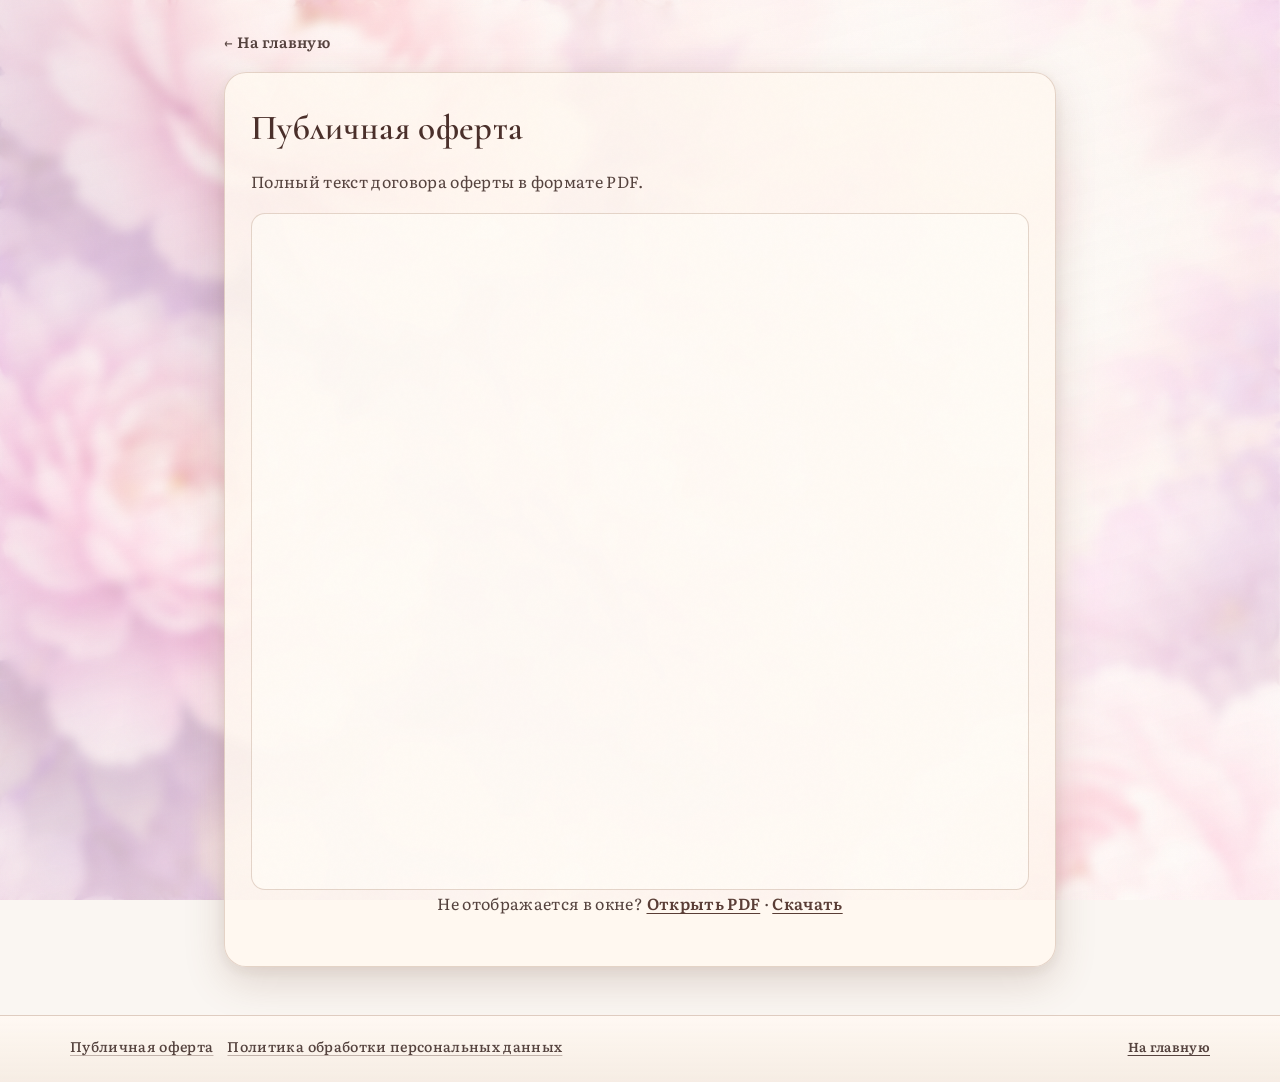
<file: oferta.html>
<!doctype html>
<html lang="ru">
  <head>
    <meta charset="UTF-8" />
    <meta name="viewport" content="width=device-width, initial-scale=1" />
    <meta name="robots" content="noindex" />
    <title>Публичная оферта — Наиля Рудакова</title>
    <link rel="preconnect" href="https://fonts.googleapis.com" />
    <link rel="preconnect" href="https://fonts.gstatic.com" crossorigin />
    <link
      href="https://fonts.googleapis.com/css2?family=Cormorant+Garamond:ital,wght@0,500;0,600;0,700&family=Literata:ital,wght@0,400;0,500;0,600&display=swap"
      rel="stylesheet"
    />
    <link rel="stylesheet" href="./styles.css?v=oferta-pdf-1" />
  </head>
  <body>
    <a class="skip-link" href="#legal-main">Перейти к тексту</a>
    <div class="page-noise" aria-hidden="true"></div>

    <main id="legal-main" class="legal-page">
      <div class="container legal-page-inner">
        <nav class="legal-back" aria-label="Навигация">
          <a href="./index.html">← На главную</a>
        </nav>

        <!-- Положите файл Оферта.pdf в ту же папку, что и эта страница (корень сайта). -->
        <article class="legal-article card">
          <h1>Публичная оферта</h1>
          <p class="legal-meta muted">Полный текст договора оферты в формате PDF.</p>

          <div class="legal-pdf-wrap">
            <iframe
              class="legal-pdf-frame"
              title="Публичная оферта — документ PDF"
              src="./Оферта.pdf"
            ></iframe>
          </div>
          <p class="legal-pdf-actions muted">
            Не отображается в окне?
            <a href="./Оферта.pdf" target="_blank" rel="noopener">Открыть PDF</a>
            ·
            <a href="./Оферта.pdf" download>Скачать</a>
          </p>
        </article>
      </div>
    </main>

    <footer class="site-footer legal-footer-min">
      <div class="container footer-bottom legal-footer-bottom">
        <nav class="footer-legal" aria-label="Правовая информация">
          <a href="./oferta.html" aria-current="page">Публичная оферта</a>
          <a href="./politika-pd.html">Политика обработки персональных данных</a>
        </nav>
        <a class="muted legal-footer-home" href="./index.html">На главную</a>
      </div>
    </footer>
  </body>
</html>
</file>
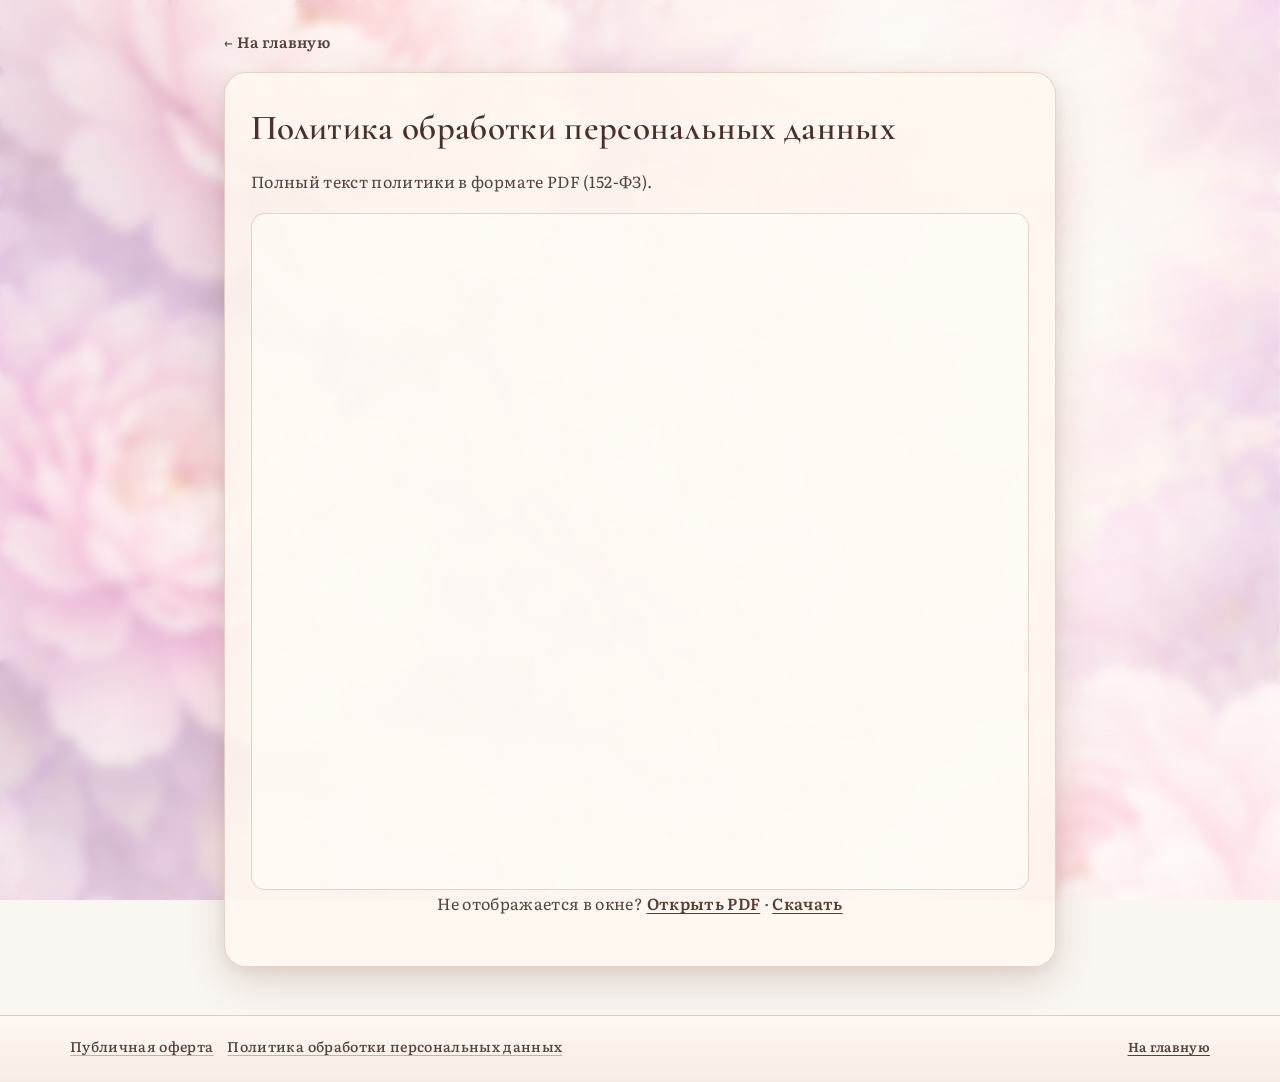
<file: politika-pd.html>
<!doctype html>
<html lang="ru">
  <head>
    <meta charset="UTF-8" />
    <meta name="viewport" content="width=device-width, initial-scale=1" />
    <meta name="robots" content="noindex" />
    <title>Политика обработки персональных данных — Наиля Рудакова</title>
    <link rel="preconnect" href="https://fonts.googleapis.com" />
    <link rel="preconnect" href="https://fonts.gstatic.com" crossorigin />
    <link
      href="https://fonts.googleapis.com/css2?family=Cormorant+Garamond:ital,wght@0,500;0,600;0,700&family=Literata:ital,wght@0,400;0,500;0,600&display=swap"
      rel="stylesheet"
    />
    <link rel="stylesheet" href="./styles.css?v=politika-pdf-1" />
  </head>
  <body>
    <a class="skip-link" href="#legal-main">Перейти к тексту</a>
    <div class="page-noise" aria-hidden="true"></div>

    <main id="legal-main" class="legal-page">
      <div class="container legal-page-inner">
        <nav class="legal-back" aria-label="Навигация">
          <a href="./index.html">← На главную</a>
        </nav>

        <!-- Положите файл «Политика обработки персональных данных.pdf» в ту же папку, что и эта страница. -->
        <article class="legal-article card">
          <h1>Политика обработки персональных данных</h1>
          <p class="legal-meta muted">Полный текст политики в формате PDF (152-ФЗ).</p>

          <div class="legal-pdf-wrap">
            <iframe
              class="legal-pdf-frame"
              title="Политика обработки персональных данных — документ PDF"
              src="./Политика обработки персональных данных.pdf"
            ></iframe>
          </div>
          <p class="legal-pdf-actions muted">
            Не отображается в окне?
            <a href="./Политика обработки персональных данных.pdf" target="_blank" rel="noopener">Открыть PDF</a>
            ·
            <a href="./Политика обработки персональных данных.pdf" download>Скачать</a>
          </p>
        </article>
      </div>
    </main>

    <footer class="site-footer legal-footer-min">
      <div class="container footer-bottom legal-footer-bottom">
        <nav class="footer-legal" aria-label="Правовая информация">
          <a href="./oferta.html">Публичная оферта</a>
          <a href="./politika-pd.html" aria-current="page">Политика обработки персональных данных</a>
        </nav>
        <a class="muted legal-footer-home" href="./index.html">На главную</a>
      </div>
    </footer>
  </body>
</html>
</file>
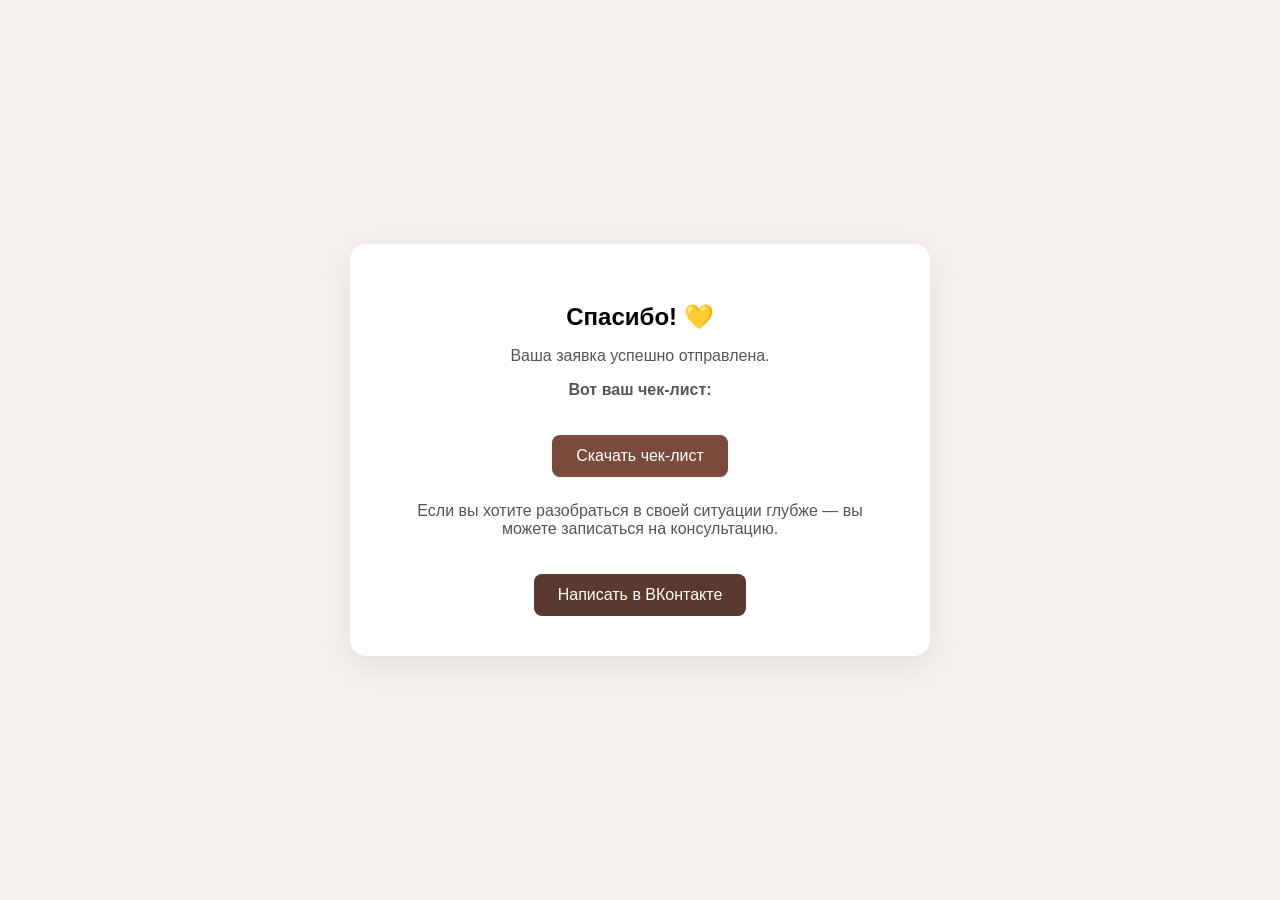
<file: thanks.html>
<!DOCTYPE html>
<html lang="ru">
<head>
<meta charset="UTF-8">
<title>Спасибо</title>

<style>
body {
  font-family: Arial, sans-serif;
  background: #f6f1ee;
  margin: 0;
  display: flex;
  align-items: center;
  justify-content: center;
  height: 100vh;
}

.card {
  background: white;
  padding: 40px;
  border-radius: 16px;
  max-width: 500px;
  text-align: center;
  box-shadow: 0 10px 30px rgba(0,0,0,0.08);
}

h2 {
  margin-bottom: 15px;
}

p {
  color: #555;
}

.btn {
  display: inline-block;
  margin-top: 20px;
  padding: 12px 24px;
  background: #7a4b3a;
  color: white;
  text-decoration: none;
  border-radius: 8px;
}
</style>

</head>

<body>

<div class="card">

  <h2>Спасибо! 💛</h2>

  <p>Ваша заявка успешно отправлена.</p>

  <p><strong>Вот ваш чек-лист:</strong></p>

  <a href="https://drive.google.com/file/d/1oqZmmfdqlesmWMNAWNp5iPLI0L_WrNhC/view?usp=sharing" target="_blank" class="btn">
    Скачать чек-лист
  </a>

  <p style="margin-top:25px;">
    Если вы хотите разобраться в своей ситуации глубже —  
    вы можете записаться на консультацию.
  </p>

  <a href="https://vk.me/svetlyeputi" class="btn" style="background:#5a3a2e;">
    Написать в ВКонтакте
  </a>

</div>

</body>
</html>
</file>
<file: styles.css>
:root{
  /* Роза + кофе + беж: мягко, но уверенно, аудитория 40+ */
  --bg-deep: #faf6f2;
  --bg-mid: #f5ebe4;
  --surface: rgba(255, 248, 242, 0.9);
  --surface-2: rgba(255, 244, 236, 0.97);
  --surface-inset: rgba(255, 246, 238, 0.95);
  --surface-elevated: #fff9f4;
  /* Карточки и формы: тёплый крем + кофейная тень */
  --surface-card: rgba(255, 248, 240, 0.85);
  --surface-glass: rgba(255, 248, 240, 0.88);
  --text: #3e2a26;
  --heading: #4a2f2a;
  --muted: rgba(62, 42, 38, 0.88);
  --muted-2: rgba(90, 62, 54, 0.58);
  --border: rgba(160, 120, 100, 0.28);
  --border-card: rgba(185, 150, 130, 0.38);
  --shadow: 0 6px 32px rgba(100, 70, 55, 0.08);
  --shadow-card: 0 15px 40px rgba(120, 80, 60, 0.2), 0 4px 14px rgba(100, 75, 60, 0.08);
  --shadow-card-hover: 0 22px 48px rgba(110, 72, 55, 0.26), 0 8px 20px rgba(100, 75, 60, 0.12);
  --shadow-glass: 0 15px 40px rgba(120, 80, 60, 0.2), 0 6px 18px rgba(100, 75, 60, 0.1);

  /* Приглушённый сирень — акценты без «облака» */
  --accent: #8e6f8e;
  --accent-dim: rgba(142, 111, 142, 0.14);
  --accent-2: #b0897a;
  --accent-2-dim: rgba(176, 137, 122, 0.16);
  --accent-3: #a8908e;
  /* Подзаголовок hero: тёплый акцент к палитре кофе/розы (контраст бежу, не неон) */
  --subtitle-accent: #9c2f3c;
  --subtitle-accent-glow: rgba(156, 47, 60, 0.32);
  --ink: #2a1c18;
  --ink-soft: #5a3e36;
  --accent-gold: #9a7358;

  --font-display: "Cormorant Garamond", "Times New Roman", Georgia, serif;
  --font-body: "Literata", "Georgia", serif;

  --radius-lg: 22px;
  --radius-md: 14px;
  --radius-sm: 10px;

  --container: 1140px;
  --container-hero: 1280px;

  /* Полноэкранный фон с пионами (файл в корне проекта) */
  --page-bg-image: url("./flowers.png");
}

*{ box-sizing: border-box; }

/* Минималистичные SVG-иконки (outline) */
.icon{
  width: 22px;
  height: 22px;
  stroke: currentColor;
  stroke-width: 1.5;
  fill: none;
  flex-shrink: 0;
}
.icon-wrap{
  display: flex;
  align-items: center;
  gap: 10px;
  color: rgba(154, 115, 74, 0.72);
}
.icon-circle{
  width: 40px;
  height: 40px;
  border-radius: 50%;
  display: flex;
  align-items: center;
  justify-content: center;
  flex-shrink: 0;
  background: rgba(176, 137, 122, 0.1);
  color: rgba(90, 62, 54, 0.78);
}
.icon-circle .icon{
  width: 20px;
  height: 20px;
}
html{
  scroll-behavior: smooth;
  background: var(--bg-deep);
}
html, body{ height: 100%; }
body{
  margin: 0;
  font-family: var(--font-body);
  font-size: 17px;
  font-weight: 400;
  font-optical-sizing: auto;
  line-height: 1.55;
  letter-spacing: 0.02em;
  background-color: var(--bg-deep);
  color: var(--text);
  overflow-x: hidden;
  position: relative;
  isolation: isolate;
}

/* Слой 1: фото цветов на весь экран, cover, без повтора, фиксированное при скролле */
body::before{
  content: "";
  position: fixed;
  inset: 0;
  z-index: 0;
  background-color: var(--bg-deep);
  background-image: var(--page-bg-image);
  background-repeat: no-repeat;
  background-position: center center;
  background-size: cover;
  background-attachment: scroll;
  pointer-events: none;
}

/* Слой 2: белая вуаль 40–60% + лёгкое размытие фото — текст читается лучше */
body::after{
  content: "";
  position: fixed;
  inset: 0;
  z-index: 1;
  pointer-events: none;
  background: linear-gradient(
    165deg,
    rgba(255, 248, 242, 0.58) 0%,
    rgba(252, 244, 236, 0.5) 40%,
    rgba(255, 250, 245, 0.62) 100%
  );
  backdrop-filter: blur(6px) saturate(1.06);
  -webkit-backdrop-filter: blur(6px) saturate(1.06);
}

/* Декоративные блики под оверлеем не нужны — убираем лишнюю отрисовку */
.page-bloom{
  display: none;
}

/* Без multiply — он затемняет светлый фон. Лёгкая фактура, почти незаметная */
.page-noise{
  pointer-events: none;
  position: fixed;
  inset: 0;
  z-index: 3;
  opacity: .018;
  mix-blend-mode: normal;
  background-image: url("data:image/svg+xml,%3Csvg viewBox='0 0 256 256' xmlns='http://www.w3.org/2000/svg'%3E%3Cfilter id='n'%3E%3CfeTurbulence type='fractalNoise' baseFrequency='0.85' numOctaves='4' stitchTiles='stitch'/%3E%3C/filter%3E%3Crect width='100%25' height='100%25' filter='url(%23n)'/%3E%3C/svg%3E");
}

a{ color: inherit; text-decoration: none; }
img{ max-width: 100%; height: auto; }

.reveal-on-scroll{
  transition:
    opacity 0.85s cubic-bezier(0.22, 1, 0.36, 1),
    transform 0.85s cubic-bezier(0.22, 1, 0.36, 1);
}
html.js-reveal-ready .reveal-on-scroll:not(.is-visible){
  opacity: 0;
  transform: translateY(26px);
}
html.js-reveal-ready .reveal-on-scroll.is-visible{
  opacity: 1;
  transform: translateY(0);
}

@keyframes fadeUp{
  from{ opacity: 0; transform: translateY(18px); }
  to{ opacity: 1; transform: translateY(0); }
}

@keyframes badgeIn{
  from{ opacity: 0; transform: translateY(12px) scale(.97); }
  to{ opacity: 1; transform: translateY(0) scale(1); }
}

main#main{
  position: relative;
  z-index: 2;
}

.container{
  width: min(var(--container), calc(100% - 36px));
  margin: 0 auto;
  position: relative;
  z-index: 2;
}

.skip-link{
  position: absolute;
  left: -9999px;
  top: 10px;
  background: linear-gradient(135deg, #c8a58a, #a67c6b);
  color: #fffaf8;
  padding: 10px 14px;
  border-radius: var(--radius-sm);
  z-index: 999;
  font-family: var(--font-body);
  font-weight: 600;
}
.skip-link:focus{ left: 16px; }

/* Header */
.site-header{
  position: sticky;
  top: 0;
  z-index: 40;
  backdrop-filter: blur(18px) saturate(1.06);
  background: rgba(255, 248, 240, 0.88);
  border-bottom: 1px solid var(--border);
  box-shadow:
    0 1px 0 rgba(255, 255, 255, 0.9) inset,
    0 8px 28px rgba(100, 75, 60, 0.07);
}
.header-inner{
  height: 78px;
  display: flex;
  align-items: center;
  justify-content: space-between;
  gap: 18px;
}
.brand{
  display: flex;
  align-items: center;
  gap: 14px;
  min-width: 0;
  flex: 1;
}
.brand-mark{
  width: 44px;
  height: 44px;
  flex-shrink: 0;
  border-radius: 16px 16px 16px 6px;
  background:
    radial-gradient(16px 16px at 35% 30%, rgba(255,255,255,.55), transparent 60%),
    linear-gradient(145deg, #d4b49a 0%, #c8a58a 42%, #a67c6b 100%);
  box-shadow:
    0 8px 28px rgba(120, 85, 65, 0.18),
    inset 0 1px 0 rgba(255, 255, 255, 0.85);
}
.brand-text{ display: flex; flex-direction: column; line-height: 1.08; min-width: 0; }
.brand-name{
  font-family: var(--font-display);
  font-weight: 700;
  font-size: clamp(1.15rem, 2.5vw, 1.45rem);
  letter-spacing: 0.02em;
  color: var(--heading);
}
.brand-sub{
  font-size: 11px;
  text-transform: uppercase;
  letter-spacing: 0.14em;
  color: var(--muted-2);
  margin-top: 4px;
  font-weight: 500;
}

.nav{
  display: flex;
  align-items: center;
  gap: 6px;
}
.nav a{
  color: var(--muted);
  font-weight: 500;
  font-size: 14px;
  padding: 10px 12px;
  border-radius: var(--radius-md);
  transition: background .18s ease, color .18s ease;
}
.nav a:hover{
  background: var(--surface-2);
  color: var(--text);
}
.nav-cta{
  background: linear-gradient(180deg, #f8ede4, #f3e5dc);
  border: 1px solid rgba(160, 120, 100, 0.35);
  color: #5a3e36;
  margin-left: 4px;
}
.nav-cta:hover{
  background: #efe0d4;
  border-color: rgba(140, 100, 85, 0.45);
}

.burger{
  display: none;
  width: 46px;
  height: 46px;
  border-radius: var(--radius-md);
  border: 1px solid var(--border);
  background: var(--surface-elevated);
  color: var(--text);
}
.burger-lines{
  width: 18px;
  height: 12px;
  display: block;
  margin: 0 auto;
  background:
    linear-gradient(var(--text), var(--text)) 0 0/100% 2px,
    linear-gradient(var(--text), var(--text)) 0 50%/100% 2px,
    linear-gradient(var(--text), var(--text)) 0 100%/100% 2px;
  background-repeat: no-repeat;
}
.mobile-nav{
  display: none;
  padding: 14px 0 18px;
  border-top: 1px solid var(--border);
}
.mobile-nav a{
  display: block;
  padding: 12px 16px;
  color: var(--muted);
  font-weight: 600;
}
.mobile-nav .nav-cta{
  margin: 6px 16px 0;
  text-align: center;
  border-radius: var(--radius-md);
  padding: 12px 16px;
}
.mobile-nav.is-open{ display: block; }

/* Hero */
.hero{
  padding: 36px 0 32px;
  position: relative;
}
.hero::before{
  content: "";
  position: absolute;
  left: 8%;
  top: 12%;
  width: 1px;
  height: min(180px, 28vh);
  background: linear-gradient(180deg, #c4a090, transparent);
  opacity: .5;
  pointer-events: none;
}
.hero-body.container{
  width: min(var(--container-hero), calc(100% - 36px));
  max-width: var(--container-hero);
}
.hero-badges{
  display: flex;
  flex-wrap: wrap;
  gap: 10px;
  margin-top: 22px;
  margin-bottom: 22px;
}
.badge{
  display: inline-flex;
  align-items: center;
  gap: 8px;
  padding: 9px 14px;
  background: rgba(255, 248, 240, 0.9);
  border: 1px solid var(--border);
  border-radius: 999px;
  font-size: 12px;
  text-transform: uppercase;
  letter-spacing: 0.08em;
  color: var(--muted);
  font-weight: 600;
}
.hero-badges .badge{
  animation: badgeIn .75s ease both;
}
.hero-badges .badge:nth-child(1){ animation-delay: .06s; }
.hero-badges .badge:nth-child(2){ animation-delay: .16s; }
.hero-badges .badge:nth-child(3){ animation-delay: .26s; }

.hero-main-row{
  display: grid;
  grid-template-columns: minmax(0, 1fr) minmax(336px, min(520px, 46vw));
  gap: clamp(24px, 5vw, 48px);
  align-items: center;
  margin-bottom: 0;
}
.hero-portrait{
  margin: 0;
}
.hero-portrait-frame{
  border-radius: 28px 28px 28px 10px;
  overflow: hidden;
  padding: 5px;
  background: rgba(255, 248, 240, 0.55);
  border: 1px solid rgba(200, 170, 150, 0.42);
  box-shadow:
    0 15px 40px rgba(120, 80, 60, 0.16),
    0 4px 14px rgba(100, 75, 60, 0.08),
    inset 0 1px 0 rgba(255, 255, 255, 0.75);
  backdrop-filter: blur(10px);
  -webkit-backdrop-filter: blur(10px);
  position: relative;
}
/* Лёгкий оттенок «лесной зелени» из портрета — тонкая оправа, не конкурирует с бежем */
.hero-portrait-frame::after{
  content: "";
  position: absolute;
  inset: 0;
  border-radius: inherit;
  pointer-events: none;
  box-shadow: inset 0 0 0 1px rgba(58, 82, 68, 0.12);
}
.hero-portrait img{
  display: block;
  width: 100%;
  height: auto;
  aspect-ratio: 1;
  object-fit: cover;
  object-position: center 25%;
  border-radius: 24px 24px 24px 8px;
}
.hero-copy .hero-title{
  max-width: min(30ch, 100%);
  font-size: clamp(2.35rem, 5.4vw, 3.95rem);
}
.hero-copy .hero-subtitle{
  display: block;
  margin: 18px 0 0;
  max-width: min(52ch, 100%);
  min-height: 2.6em;
  font-family: var(--font-display);
  font-size: clamp(1.85rem, 4.2vw, 2.45rem);
  font-weight: 600;
  font-style: italic;
  font-synthesis: none;
  line-height: 1.3;
  letter-spacing: 0.02em;
  color: var(--subtitle-accent);
  text-shadow:
    0 1px 0 rgba(255, 252, 248, 0.45),
    0 2px 24px var(--subtitle-accent-glow);
}

.hero-subtitle__text{
  white-space: pre-wrap;
}

.hero-subtitle__cursor{
  margin-left: 0.12em;
  display: inline-block;
  font-style: normal;
  font-weight: 600;
  opacity: 1;
}

.hero-subtitle--no-motion .hero-subtitle__cursor{
  display: none;
}

@keyframes heroSubtitleCursorBlink{
  0%,
  45%{ opacity: 1; }
  50%,
  95%{ opacity: 0.15; }
  100%{ opacity: 1; }
}

.hero-subtitle__cursor--css-blink{
  animation: heroSubtitleCursorBlink 1s step-end infinite;
}

@media (prefers-reduced-motion: reduce){
  .hero-copy .hero-subtitle{
    text-shadow: none;
  }
}
.hero-copy .hero-subtitle + .hero-cta{
  margin-top: 24px;
}

.hero-cta{
  display: flex;
  flex-direction: column;
  align-items: flex-start;
  gap: 0;
  margin-top: 10px;
  margin-bottom: 8px;
  animation: fadeUp 1s cubic-bezier(0.22, 1, 0.36, 1) both;
  animation-delay: 0.2s;
}

/* Специфичность выше любых общих правил для ссылок / кнопок */
.hero-copy a.hero-cta__btn{
  display: inline-flex;
  align-items: center;
  justify-content: center;
  box-sizing: border-box;
  min-height: 4.25rem;
  padding: 34px 64px;
  border-radius: var(--radius-lg);
  font-family: var(--font-body);
  font-weight: 600;
  font-size: clamp(21px, 3.4vw, 28px);
  line-height: 1.2;
  letter-spacing: 0.02em;
  text-decoration: none;
  color: #fff9f5;
  border: 1px solid rgba(74, 38, 44, 0.38);
  background: linear-gradient(
    165deg,
    #8f5a62 0%,
    #7a4a54 38%,
    #6a3f4a 72%,
    #5c3643 100%
  );
  box-shadow:
    0 1px 0 rgba(255, 240, 236, 0.12) inset,
    0 10px 28px rgba(72, 38, 48, 0.2),
    0 3px 12px rgba(60, 32, 40, 0.12);
  transition:
    filter 0.4s ease,
    box-shadow 0.35s ease,
    transform 0.25s ease;
}

.hero-copy a.hero-cta__btn:hover{
  filter: brightness(0.88);
  box-shadow:
    0 1px 0 rgba(255, 236, 228, 0.08) inset,
    0 8px 22px rgba(52, 28, 36, 0.24),
    0 2px 10px rgba(48, 26, 32, 0.14);
}

.hero-copy a.hero-cta__btn:focus-visible{
  outline: 2px solid var(--accent-2);
  outline-offset: 3px;
}

.hero-copy a.hero-cta__btn:active{
  transform: translateY(1px);
  filter: brightness(0.82);
}

.hero-copy p.hero-cta__hint{
  margin: 20px 0 0;
  margin-bottom: 0;
  max-width: none;
  width: max-content;
  font-size: clamp(13px, 2.35vw, 1.15rem);
  line-height: 1.3;
  color: var(--muted-2);
  white-space: nowrap;
}

.badge-soft{
  border-color: rgba(200, 160, 140, 0.35);
  background: rgba(255, 244, 236, 0.92);
  color: var(--ink-soft);
}
.badge-accent{
  border-color: rgba(160, 120, 100, 0.35);
  background: rgba(255, 248, 240, 0.95);
  color: var(--ink-soft);
}

.hero-title{
  margin: 0;
  font-family: var(--font-display);
  font-size: clamp(2.25rem, 5.2vw, 3.65rem);
  font-weight: 600;
  line-height: 1.05;
  letter-spacing: 0.01em;
  color: #3e2a26;
  animation: fadeUp 1s cubic-bezier(0.22, 1, 0.36, 1) both;
  max-width: 14ch;
}
.text-accent{
  display: block;
  margin-top: 0.12em;
  font-style: normal;
  font-weight: 600;
  color: inherit;
}
/* Заголовки секций — тёплый шоколад, без «сиреневого тумана» */
.section-head h2,
.card-title,
.aside-title,
.feature h3,
.plan-top h3,
.timeline-head h3,
.contact-left h2,
.footer-brand b,
.faq-item summary{
  color: var(--heading);
}

.hero-actions{
  display: flex;
  gap: 14px;
  flex-wrap: wrap;
  margin-bottom: 22px;
  animation: fadeUp 1s cubic-bezier(0.22, 1, 0.36, 1) both;
  animation-delay: .18s;
}

.btn{
  display: inline-flex;
  align-items: center;
  justify-content: center;
  gap: 10px;
  padding: 14px 22px;
  border-radius: var(--radius-md);
  font-family: var(--font-body);
  font-weight: 600;
  font-size: 15px;
  border: 1px solid var(--border);
  transition:
    transform 0.22s ease,
    background 0.22s ease,
    border-color 0.22s ease,
    box-shadow 0.22s ease;
}
.btn:active{ transform: translateY(1px); }
.btn-block{ width: 100%; }

.btn-primary{
  background-color: #3d261c;
  background-image: linear-gradient(
    135deg,
    #8f6658 0%,
    #744838 22%,
    #5e362c 45%,
    #4c281e 65%,
    #3a1e16 85%,
    #2a1510 100%
  );
  border-color: rgba(72, 42, 32, 0.46);
  color: rgba(255, 244, 236, 0.96);
  box-shadow:
    0 1px 0 rgba(255, 236, 224, 0.06) inset,
    0 7px 20px rgba(56, 30, 22, 0.22),
    0 2px 9px rgba(68, 38, 28, 0.16);
}
.btn-primary:hover{
  background-image: linear-gradient(
    135deg,
    #9e7464 0%,
    #805040 22%,
    #684030 45%,
    #523024 65%,
    #3e2218 85%,
    #2e1812 100%
  );
  border-color: rgba(58, 34, 26, 0.52);
  transform: translateY(-2px);
  box-shadow:
    0 1px 0 rgba(255, 240, 228, 0.08) inset,
    0 12px 30px rgba(52, 28, 20, 0.26),
    0 4px 14px rgba(64, 36, 26, 0.18);
}
.btn-primary:active{
  transform: translateY(0);
}
.btn-ghost{
  background: #f3e5dc;
  border-color: rgba(160, 120, 100, 0.35);
  color: #5a3e36;
}
.btn-ghost:hover{
  background: #ead5c8;
  border-color: rgba(140, 100, 85, 0.45);
  color: #4a342c;
}

.hero-mini{
  display: grid;
  grid-template-columns: 1fr 1fr;
  gap: 14px;
  margin: 18px 0 22px;
  animation: fadeUp 1s cubic-bezier(0.22, 1, 0.36, 1) both;
  animation-delay: .26s;
}
.mini-item{
  display: flex;
  align-items: center;
  gap: 14px;
  padding: 14px 16px;
  background: var(--surface-card);
  border: 1px solid var(--border-card);
  border-radius: var(--radius-lg);
  box-shadow: var(--shadow-card);
  transition: transform 0.22s ease, border-color 0.22s ease, box-shadow 0.22s ease;
}
.mini-item:hover{
  transform: translateY(-3px);
  border-color: rgba(175, 145, 125, 0.45);
  box-shadow: var(--shadow-card-hover);
}
.mini-icon{
  width: 44px;
  height: 44px;
  border-radius: 14px 14px 14px 4px;
  background: var(--accent-dim);
  border: 1px solid rgba(165, 130, 115, 0.28);
  display: flex;
  align-items: center;
  justify-content: center;
}
.mini-item:nth-child(2) .mini-icon{
  background: var(--accent-2-dim);
  border-color: rgba(170, 135, 118, 0.3);
}
.mini-icon svg{ width: 22px; height: 22px; stroke: var(--accent); }
.mini-item:nth-child(2) .mini-icon svg{ stroke: var(--accent-2); }
.mini-text{
  display: flex;
  flex-direction: column;
  line-height: 1.2;
}
.mini-text b{
  font-size: 14px;
  font-weight: 600;
  color: var(--heading);
}
.mini-text span{
  font-size: 13px;
  color: var(--muted-2);
  margin-top: 5px;
}

.anketa-card{
  margin-top: 18px;
  padding: 22px 24px 24px;
  border-radius: var(--radius-lg);
  background: linear-gradient(
    165deg,
    rgba(255, 251, 247, 0.98) 0%,
    rgba(255, 244, 238, 0.97) 45%,
    rgba(252, 238, 236, 0.96) 100%
  );
  border: 1px solid rgba(190, 155, 138, 0.32);
  box-shadow:
    0 10px 32px rgba(120, 82, 68, 0.11),
    0 3px 12px rgba(100, 72, 58, 0.07);
}
.anketa-card .anketa-block{
  margin-top: 0;
  padding-top: 0;
  border-top: none;
}
.contact-section .anketa-card .anketa-block--left{
  margin-top: 0;
  padding-top: 0;
}

.anketa-block{
  margin-top: 20px;
  padding-top: 20px;
  border-top: 1px solid rgba(160, 120, 100, 0.22);
  display: flex;
  flex-direction: column;
  align-items: center;
  gap: 14px;
  text-align: center;
}
.anketa-block__text{
  margin: 0;
  font-size: 15px;
  line-height: 1.65;
  max-width: 52em;
}
.anketa-block__btn{
  flex-shrink: 0;
}
.anketa-block--left{
  align-items: flex-start;
  text-align: left;
}
.contact-section .anketa-block--left{
  margin-top: 18px;
  padding-top: 18px;
}

.card{
  background: var(--surface-card);
  border: 1px solid var(--border-card);
  border-radius: 8px 28px 28px 28px;
  box-shadow: var(--shadow-card);
  transition: transform 0.22s ease, border-color 0.22s ease, box-shadow 0.22s ease;
}
.card:hover{
  border-color: rgba(175, 145, 125, 0.48);
  box-shadow: var(--shadow-card-hover);
}

/* Glassmorphism: форма в контактах */
.contact-right.card{
  background: var(--surface-glass);
  backdrop-filter: blur(10px);
  -webkit-backdrop-filter: blur(10px);
  border: 1px solid rgba(200, 170, 150, 0.45);
  box-shadow:
    var(--shadow-glass),
    inset 0 1px 0 rgba(255, 255, 255, 0.65);
}
.contact-right.card:hover{
  box-shadow:
    0 20px 48px rgba(120, 80, 60, 0.24),
    0 8px 22px rgba(100, 75, 60, 0.14),
    inset 0 1px 0 rgba(255, 255, 255, 0.65);
}
.card-title{
  margin: 0 0 8px;
  font-family: var(--font-display);
  font-size: 1.55rem;
  font-weight: 700;
  letter-spacing: 0.02em;
  position: relative;
  z-index: 1;
}
.card-sub{
  margin: 0 0 18px;
  color: var(--muted);
  line-height: 1.6;
  font-size: 15px;
  position: relative;
  z-index: 1;
}

.form{ display: grid; gap: 14px; position: relative; z-index: 1; }
.field{
  display: grid;
  gap: 8px;
}
.label{
  font-size: 12px;
  font-weight: 600;
  text-transform: uppercase;
  letter-spacing: 0.1em;
  color: var(--muted);
}
input{
  width: 100%;
  padding: 14px 16px;
  border-radius: var(--radius-md);
  border: 1px solid var(--border);
  background: #fff;
  color: var(--text);
  outline: none;
  font-family: var(--font-body);
  font-size: 16px;
}
input::placeholder{ color: var(--muted-2); }
input:focus{
  border-color: rgba(160, 120, 100, 0.45);
  box-shadow: 0 0 0 3px rgba(160, 120, 100, 0.14);
  background: #fff;
}
.form-note{
  margin: 2px 0 0;
  color: var(--muted-2);
  font-size: 12px;
  line-height: 1.45;
}
.form-status{
  margin: 0;
  font-weight: 600;
  color: #8b4a5c;
  min-height: 18px;
  font-size: 14px;
}

.hero-aside{
  padding: clamp(28px, 4.5vw, 46px) clamp(24px, 5vw, 52px);
  margin-top: 22px;
  border-radius: 28px 8px 28px 28px;
}
.hero-aside-inner{
  max-width: 42rem;
  margin: 0 auto;
  width: 100%;
}
.aside-title{
  margin: 0 0 12px;
  font-family: var(--font-display);
  font-size: 1.35rem;
  font-weight: 700;
}
/* Заголовок карточки — как у «Обо мне» (.section-head h2) */
.hero-aside .aside-title{
  font-size: clamp(1.85rem, 3.5vw, 2.5rem);
  font-weight: 600;
  letter-spacing: 0.02em;
  line-height: 1.12;
  margin-bottom: clamp(18px, 2.5vw, 22px);
  text-align: center;
}
.check-list{
  margin: 0;
  padding-left: 20px;
  color: var(--muted);
}
.check-list li{
  margin: 11px 0;
  line-height: 1.55;
}
.check-list--icons{
  list-style: none;
  padding-left: 0;
}
.check-list--icons li{
  display: flex;
  align-items: flex-start;
  gap: 10px;
  margin: 11px 0;
}
.check-list__marker{
  flex-shrink: 0;
  margin-top: 3px;
  color: rgba(154, 115, 74, 0.72);
}
.check-list__marker .icon{
  display: block;
}
.hero-aside .check-list{
  margin: 0 auto;
  padding-left: 1.35rem;
  padding-right: 0.25rem;
  max-width: 38rem;
}
.hero-aside .check-list li{
  margin: 17px 0;
  line-height: 1.68;
}
.hero-aside .check-list--icons{
  padding-left: 0;
}
.hero-aside .check-list--icons li{
  margin: 14px 0;
}
.aside-foot{
  margin: 18px 0 0;
  padding-top: 16px;
  border-top: 1px solid rgba(160, 120, 100, 0.22);
  font-size: 0.98rem;
  line-height: 1.55;
}
.hero-aside .aside-foot{
  margin-top: clamp(22px, 3vw, 28px);
  padding-top: clamp(18px, 2.5vw, 22px);
  text-align: center;
  max-width: 38rem;
  margin-left: auto;
  margin-right: auto;
}

/* Чек-лист — ширина как у «Постепенно вам станет легче», плотная вёрстка */
.checklist-lead{
  margin-top: clamp(28px, 4vw, 40px);
  margin-bottom: clamp(20px, 3vw, 32px);
  padding: clamp(6px, 1.2vw, 12px) 0;
  width: 100%;
}
.checklist-lead__inner{
  width: 100%;
  max-width: 100%;
  margin: 0 auto;
  padding: clamp(26px, 3.8vw, 40px) clamp(24px, 4vw, 44px);
  background: rgba(255, 252, 248, 0.72);
  border: 1px solid rgba(185, 150, 130, 0.22);
  border-radius: var(--radius-lg);
  box-shadow:
    0 4px 28px rgba(120, 80, 60, 0.065),
    0 1px 0 rgba(255, 255, 255, 0.42) inset;
  text-align: center;
}
.checklist-lead__title{
  margin: 0 0 10px;
  font-family: var(--font-display);
  font-size: clamp(1.42rem, 2.6vw, 1.85rem);
  font-weight: 600;
  letter-spacing: 0.02em;
  line-height: 1.18;
  color: var(--heading);
}
.checklist-lead__text{
  margin: 0 auto 8px;
  max-width: min(58ch, 100%);
  font-size: 1rem;
  line-height: 1.62;
}
.checklist-lead__text:last-of-type{
  margin-bottom: 16px;
}
.checklist-lead__actions{
  display: flex;
  justify-content: center;
  margin-top: 2px;
}
.checklist-lead__actions .btn{
  min-width: min(100%, 16rem);
  padding: 13px 26px;
  font-size: 15px;
  font-weight: 600;
}
.checklist-lead__form-wrap{
  margin-top: 16px;
  padding-top: 18px;
  border-top: 1px solid rgba(175, 145, 125, 0.2);
  animation: checklistFormIn 0.3s ease both;
}
@keyframes checklistFormIn{
  from{
    opacity: 0;
    transform: translateY(-4px);
  }
  to{
    opacity: 1;
    transform: translateY(0);
  }
}
.checklist-lead__form{
  display: grid;
  grid-template-columns: 1fr 1fr;
  gap: 12px 18px;
  width: 100%;
  max-width: 44rem;
  margin: 0 auto;
  text-align: left;
  align-items: end;
}
.checklist-lead__form.lead-form{
  align-items: stretch;
}
.checklist-lead__form .field{
  margin: 0;
}
.checklist-lead__form .label{
  margin-bottom: 6px;
}
.checklist-lead__error{
  grid-column: 1 / -1;
  margin: 0;
  font-size: 13px;
  font-weight: 600;
  color: #8b4a5c;
  line-height: 1.45;
}
.checklist-lead__submit{
  grid-column: 1 / -1;
  justify-self: center;
  width: min(100%, 17rem);
  margin-top: 2px;
  padding: 13px 26px;
  font-size: 15px;
  font-weight: 600;
}
.checklist-lead__consent{
  grid-column: 1 / -1;
  margin: 8px 0 0;
  text-align: center;
  font-size: 12px;
  line-height: 1.45;
}
.checklist-lead__success-card{
  display: none;
  margin-top: 18px;
  padding: 20px;
  background: rgba(247, 243, 241, 0.9);
  border-radius: 12px;
  text-align: center;
  border: 1px solid rgba(185, 150, 130, 0.2);
}
.checklist-lead__success-card:target{
  display: block;
}
.checklist-lead__success-card:target + .checklist-lead__form{
  display: none;
}
.checklist-lead__success-title{
  margin: 0 0 10px;
  font-family: var(--font-display);
  font-weight: 600;
  color: var(--heading);
  font-size: 1.25rem;
  line-height: 1.2;
}
.checklist-lead__success-text{
  margin: 0 0 8px;
}
.checklist-lead__download{
  display: inline-flex;
  align-items: center;
  justify-content: center;
  margin-top: 10px;
  width: min(100%, 18rem);
}
.checklist-lead__success-note{
  margin: 14px 0 0;
  font-size: 14px;
  color: var(--muted-2);
}
.checklist-lead__success{
  margin: 16px 0 0;
  text-align: center;
  font-size: 1.04rem;
  font-weight: 600;
  line-height: 1.5;
  color: var(--heading);
}
@media (prefers-reduced-motion: reduce){
  .checklist-lead__form-wrap{
    animation: none;
  }
}
@media (max-width: 560px){
  .checklist-lead__form{
    grid-template-columns: 1fr;
    gap: 12px;
    max-width: 100%;
  }
  .checklist-lead__submit{
    width: 100%;
    max-width: none;
  }
}

/* Consult (текст + превью теста) */
.consult-section {
  display: flex;
  align-items: center;
  justify-content: space-between;
  gap: 40px;

  max-width: 1100px;
  margin: 0 auto;
}

.consult-text {
  flex: 1.3;
  max-width: 600px;
  line-height: 1.6;
}

.consult-text h2,
.consult-text h3 {
  max-width: 90%;
}

.consult-preview {
  flex: 1;
  display: flex;
  flex-direction: column;
  align-items: center;
  gap: 16px;

  max-width: 520px;
}

.consult-preview img {
  width: 100%;
  height: 460px;
  object-fit: cover;

  border-radius: 24px;
  box-shadow: 0 30px 80px rgba(0,0,0,0.15);
}

.quiz-bottom-btn {
  padding: 14px 36px;
  background: #2f6b57;
  color: white;
  border-radius: 999px;
  text-decoration: none;
  font-weight: 600;

  box-shadow: 0 10px 25px rgba(0,0,0,0.2);
  transition: 0.2s;
}

.quiz-bottom-btn:hover {
  transform: translateY(-2px);
  box-shadow: 0 14px 30px rgba(0,0,0,0.25);
}

@media (max-width: 900px) {
  .consult-section {
    flex-direction: column;
    text-align: center;
  }

  .consult-text {
    max-width: 100%;
  }

  .consult-preview img {
    max-width: 100%;
  }
}

/* После «Подходит…»: результат, много воздуха, лёгкие карточки */
.results-ease{
  margin-top: clamp(32px, 5vw, 48px);
  margin-bottom: 12px;
  width: 100%;
}
.results-ease__inner{
  max-width: 100%;
  width: 100%;
  margin: 0 auto;
  padding: clamp(44px, 6.5vw, 72px) clamp(28px, 5vw, 52px);
  background: rgba(255, 252, 248, 0.58);
  border: 1px solid rgba(185, 150, 130, 0.2);
  border-radius: var(--radius-lg);
  box-shadow:
    0 4px 32px rgba(120, 80, 60, 0.055),
    0 1px 0 rgba(255, 255, 255, 0.45) inset;
}
.results-ease__title{
  margin: 0 0 clamp(22px, 3vw, 32px);
  font-family: var(--font-display);
  font-size: clamp(2rem, 3.9vw, 2.85rem);
  font-weight: 600;
  letter-spacing: 0.02em;
  line-height: 1.14;
  color: var(--heading);
  text-align: center;
}
.results-ease__subtitle{
  margin: 0 auto clamp(40px, 5vw, 56px);
  max-width: 48ch;
  text-align: center;
  color: var(--muted);
  font-size: 1.1rem;
  line-height: 1.65;
}
.results-ease__grid{
  list-style: none;
  margin: 0 0 clamp(40px, 5vw, 56px);
  padding: 0;
  display: grid;
  grid-template-columns: repeat(auto-fit, minmax(288px, 1fr));
  gap: clamp(22px, 3vw, 32px) clamp(24px, 3.5vw, 36px);
}
.results-ease__grid li{
  margin: 0;
  min-height: 6.25rem;
  display: flex;
  align-items: center;
  gap: 12px;
  padding: clamp(24px, 3vw, 32px) clamp(24px, 3vw, 30px);
  background: rgba(255, 248, 240, 0.78);
  border: 1px solid rgba(175, 145, 125, 0.24);
  border-radius: var(--radius-md);
  color: var(--text);
  font-size: 1.09rem;
  line-height: 1.62;
  box-shadow: 0 3px 16px rgba(100, 75, 60, 0.045);
}
.results-ease__foot{
  margin: 0 auto;
  max-width: 44ch;
  text-align: center;
  color: var(--muted);
  font-size: 1.06rem;
  line-height: 1.7;
}
@media (max-width: 820px){
  .results-ease{
    margin-top: 28px;
  }
  .results-ease__inner{
    padding: 36px 22px 40px;
  }
  .results-ease__title{
    margin-bottom: 20px;
  }
  .results-ease__subtitle{
    margin-bottom: 32px;
    font-size: 1.05rem;
  }
  .results-ease__grid{
    margin-bottom: 36px;
    grid-template-columns: 1fr;
    gap: 18px;
  }
  .results-ease__grid li{
    min-height: 0;
    padding: 22px 20px;
    font-size: 1.04rem;
  }
}

/* «Обо мне»: силуэт в фоне секции (не в карточке) */
.about-section{
  position: relative;
}
.about-section.section-soft{
  background: linear-gradient(
    180deg,
    rgba(247, 242, 234, 0.96),
    rgba(255, 250, 244, 0.78)
  );
}
.about-section::before{
  content: "";
  position: absolute;
  inset: 0;
  pointer-events: none;
  z-index: 0;
  opacity: 0.06;
  background-image:
    repeating-linear-gradient(0deg, rgba(111, 85, 76, 0.035) 0 1px, transparent 1px 6px),
    repeating-linear-gradient(90deg, rgba(111, 85, 76, 0.028) 0 1px, transparent 1px 7px);
  mix-blend-mode: multiply;
}
.about-section > .container{
  position: relative;
  z-index: 1;
}
.about-section::after{
  content: "";
  position: absolute;
  inset: 0;
  background-image:
    linear-gradient(90deg, rgba(247, 242, 234, 1) 0%, rgba(247, 242, 234, 0.92) 24%, rgba(247, 242, 234, 0.55) 46%, rgba(247, 242, 234, 0) 64%),
    url("woman-lines.png");
  background-repeat: no-repeat, no-repeat;
  background-position:
    left center,
    right 260px bottom calc(clamp(0px, 1.5vw, 14px) + 30px);
  background-size: 700px auto;
  /* multiply: подложка PNG с градиентом секции; contrast + saturate — читаемее линии */
  mix-blend-mode: multiply;
  opacity: 0.82;
  filter: contrast(1.48) saturate(1.35);
  border-radius: 28px;
  -webkit-mask-image:
    radial-gradient(circle at 74% 56%, rgba(0,0,0,1) 40%, rgba(0,0,0,0.55) 68%, rgba(0,0,0,0) 96%),
    linear-gradient(90deg, rgba(0,0,0,0) 0%, rgba(0,0,0,0) 32%, rgba(0,0,0,0.35) 46%, rgba(0,0,0,0.85) 62%, rgba(0,0,0,1) 76%, rgba(0,0,0,1) 100%);
  mask-image:
    radial-gradient(circle at 74% 56%, rgba(0,0,0,1) 40%, rgba(0,0,0,0.55) 68%, rgba(0,0,0,0) 96%),
    linear-gradient(90deg, rgba(0,0,0,0) 0%, rgba(0,0,0,0) 32%, rgba(0,0,0,0.35) 46%, rgba(0,0,0,0.85) 62%, rgba(0,0,0,1) 76%, rgba(0,0,0,1) 100%);
  -webkit-mask-composite: source-in;
  mask-composite: intersect;
  pointer-events: none;
  z-index: 0;
}

/* «Обо мне»: плашка справа с верхом на уровне заголовка h2 */
.about-layout{
  display: grid;
  grid-template-columns: minmax(0, 1fr) minmax(0, 1fr);
  grid-template-areas:
    "head card"
    "intro card";
  column-gap: clamp(22px, 3.5vw, 40px);
  row-gap: clamp(10px, 1.5vw, 16px);
  align-items: start;
}
.about-layout .about-layout__head{
  grid-area: head;
  margin-bottom: 0;
}
.about-layout__intro{
  grid-area: intro;
}
.about-layout__card{
  grid-area: card;
  align-self: start;
}
.about-blocks{
  display: flex;
  flex-direction: column;
  gap: clamp(20px, 3vw, 28px);
  max-width: 62ch;
}
.about-block__label{
  margin: 0 0 10px;
  font-family: var(--font-display);
  font-size: clamp(1.08rem, 2vw, 1.2rem);
  font-weight: 600;
  letter-spacing: 0.02em;
  line-height: 1.25;
  color: var(--heading);
}
.about-block .muted{
  margin: 0 0 10px;
  font-size: 1.04rem;
  line-height: 1.68;
  max-width: 58ch;
}
.about-block .muted:last-child{
  margin-bottom: 0;
}
.about-card{
  padding: 26px 28px;
  border-radius: 28px;
}
.about-layout .about-card{
  margin: 0;
  max-width: none;
}
/* Правый блок «Обо мне»: без «карточной» подложки — текст на фоне секции */
.about-layout .about-card.about-card--note{
  padding: 17px 22px;
  position: relative;
  z-index: 1;
  background: rgba(255, 252, 248, 0.62);
  border: 1px solid rgba(185, 150, 130, 0.22);
  box-shadow:
    0 10px 26px rgba(120, 80, 60, 0.08),
    0 2px 8px rgba(100, 75, 60, 0.05);
  backdrop-filter: blur(6px);
  -webkit-backdrop-filter: blur(6px);
}
.about-layout .about-card.about-card--note::before{
  content: "";
  position: absolute;
  inset: -14px -16px;
  border-radius: 26px;
  pointer-events: none;
  z-index: 0;
  opacity: 0.42;
  background:
    radial-gradient(360px 240px at 22% 42%, rgba(255, 236, 225, 0.55), transparent 74%),
    radial-gradient(520px 320px at 78% 58%, rgba(230, 206, 196, 0.38), transparent 72%),
    linear-gradient(120deg, rgba(255, 248, 242, 0.22), rgba(247, 242, 234, 0));
  filter: blur(10px);
  animation: aboutNoteGlow 9s ease-in-out infinite alternate;
}
.about-layout .about-card.about-card--note > *{
  position: relative;
  z-index: 1;
}
.about-layout .about-card.about-card--note:hover::before{
  opacity: 0.52;
}

@keyframes aboutNoteGlow{
  0%{
    transform: translate3d(-10px, 6px, 0) scale(1.02);
  }
  100%{
    transform: translate3d(10px, -6px, 0) scale(1.05);
  }
}
.about-layout .about-card.about-card--note:hover{
  box-shadow:
    0 14px 34px rgba(120, 80, 60, 0.10),
    0 4px 10px rgba(100, 75, 60, 0.06);
  border-color: rgba(175, 145, 125, 0.30);
}
.about-card--note .muted{
  margin: 0 0 12px;
  font-size: 1.04rem;
  line-height: 1.68;
  max-width: 34ch;
}
.about-card--note .muted:last-child{
  margin-bottom: 0;
}
@media (max-width: 820px){
  .about-layout{
    grid-template-columns: 1fr;
    grid-template-areas:
      "head"
      "intro"
      "card";
  }
  .about-section::after{
    background-position:
      left center,
      right -40px bottom 30px;
    background-size: 520px auto;
    opacity: 0.66;
  }
  .about-layout__card{
    align-self: stretch;
  }
  .about-blocks{
    max-width: none;
  }
  .about-block .muted{
    max-width: none;
  }
  .about-card--note .muted{
    max-width: none;
  }
}

/* Как проходит работа — этапы + отдельный блок о партнёрстве */
.work-flow-section{
  padding: clamp(56px, 7vw, 88px) 0;
}
.work-flow-stack{
  display: flex;
  flex-direction: column;
  gap: clamp(52px, 8vw, 80px);
}
.work-flow-block__head{
  margin-bottom: clamp(26px, 4vw, 36px);
}
.work-flow-block__head h2{
  margin-bottom: 0;
}
.work-steps-lead{
  margin: 14px 0 0;
  max-width: 54ch;
  font-size: 1.06rem;
  line-height: 1.65;
  color: var(--muted);
}
.work-flow-block__title{
  margin: 0 0 14px;
  font-family: var(--font-display);
  font-size: clamp(1.28rem, 2.4vw, 1.55rem);
  font-weight: 600;
  line-height: 1.2;
  color: var(--ink);
  letter-spacing: 0.02em;
}
.work-partnership-panel{
  margin: 0;
  padding: clamp(30px, 5vw, 48px);
  background: rgba(255, 252, 248, 0.88);
  border: 1px solid rgba(175, 145, 125, 0.24);
  border-radius: var(--radius-lg);
  box-shadow:
    0 4px 22px rgba(120, 80, 60, 0.07),
    0 1px 4px rgba(100, 75, 60, 0.04);
}
.work-partnership-panel .work-flow-block__title{
  margin-bottom: 18px;
}
.work-partnership-heading{
  margin-bottom: 18px;
}
.work-partnership-heading .work-flow-block__title{
  margin: 0;
  flex: 1;
  min-width: 0;
}
.work-partnership-panel .work-partnership-heading .work-flow-block__title{
  margin-bottom: 0;
}
.work-steps__title-row{
  align-items: flex-start;
  margin: 0 0 8px;
}
.work-steps__title-row .work-steps__line{
  margin: 0;
  flex: 1;
  min-width: 0;
}
.format-card__icon{
  display: flex;
  justify-content: center;
  margin: 0 0 12px;
  color: rgba(154, 115, 74, 0.72);
}
.faq-section__title-row{
  align-items: flex-start;
}
.faq-section__title-row .icon{
  margin-top: 6px;
  color: rgba(154, 115, 74, 0.72);
}
.faq-section__title-row h2{
  margin: 0;
  flex: 1;
  min-width: 0;
}
.work-partnership-intro{
  max-width: 58ch;
}
.work-partnership-intro p{
  margin: 0 0 14px;
  font-size: 1rem;
  line-height: 1.65;
}
.work-partnership-intro p:last-child{
  margin-bottom: 0;
}
.work-partnership-bridge{
  margin: 22px 0 26px;
  max-width: none;
  font-size: 0.98rem;
  line-height: 1.55;
  white-space: nowrap;
}
@media (max-width: 520px){
  .work-partnership-bridge{
    white-space: normal;
  }
}
.work-partnership-cols{
  display: grid;
  grid-template-columns: repeat(2, minmax(0, 1fr));
  gap: 20px 24px;
  align-items: stretch;
}
.work-partnership-card{
  padding: 20px 22px;
  background: rgba(255, 255, 255, 0.45);
  border: 1px solid rgba(175, 145, 125, 0.16);
  border-radius: var(--radius-md);
}
.work-partnership-label{
  margin: 0 0 10px;
  font-weight: 600;
  font-size: 0.82rem;
  text-transform: uppercase;
  letter-spacing: 0.1em;
  color: var(--ink-soft);
}
.work-partnership-list{
  margin: 0;
  padding-left: 1.1rem;
  color: var(--muted);
  font-size: 0.96rem;
  line-height: 1.58;
}
.work-partnership-list li{
  margin: 6px 0;
}
.work-partnership-foot{
  margin: 28px 0 0;
  padding-top: 20px;
  width: 100%;
  max-width: none;
  box-sizing: border-box;
  text-align: center;
  font-size: 1.05rem;
  line-height: 1.65;
  font-weight: 500;
  letter-spacing: 0.01em;
  color: var(--ink-soft);
  border-top: 1px solid rgba(175, 145, 125, 0.2);
}
.work-steps{
  list-style: none;
  margin: 0;
  padding: 0;
  display: grid;
  grid-template-columns: repeat(2, minmax(0, 1fr));
  gap: 20px 24px;
}
.work-steps__item{
  margin: 0;
  padding: 22px 24px;
  display: flex;
  gap: 16px;
  align-items: flex-start;
  background: rgba(255, 252, 248, 0.72);
  border: 1px solid rgba(175, 145, 125, 0.2);
  border-radius: var(--radius-md);
  box-shadow: 0 2px 12px rgba(120, 80, 60, 0.05);
  transition: border-color 0.2s ease, box-shadow 0.2s ease;
}
.work-steps__item:hover{
  border-color: rgba(175, 145, 125, 0.3);
  box-shadow: 0 4px 18px rgba(120, 80, 60, 0.07);
}
.work-steps__num{
  flex-shrink: 0;
  width: 2.25rem;
  height: 2.25rem;
  display: flex;
  align-items: center;
  justify-content: center;
  border-radius: 50%;
  background: var(--accent-dim);
  color: var(--accent);
  font-weight: 700;
  font-size: 0.92rem;
  line-height: 1;
}
.work-steps__line{
  margin: 0 0 8px;
  font-family: var(--font-display);
  font-size: clamp(1.04rem, 1.9vw, 1.14rem);
  font-weight: 600;
  line-height: 1.3;
  color: var(--ink);
}
.work-steps__hint{
  margin: 0;
  font-size: 0.94rem;
  line-height: 1.6;
  max-width: 44ch;
}
.work-steps__title{
  margin: 0 0 8px;
  font-family: var(--font-display);
  font-size: 1.14rem;
  font-weight: 600;
  line-height: 1.28;
  color: var(--ink);
}
.work-steps__body .muted{
  margin: 0;
  font-size: 0.98rem;
  line-height: 1.62;
  max-width: 42ch;
}
@media (max-width: 720px){
  .work-steps{
    grid-template-columns: 1fr;
    gap: 16px;
  }
  .work-steps__body .muted,
  .work-steps__hint{
    max-width: none;
  }
  .work-partnership-cols{
    grid-template-columns: 1fr;
    gap: 16px;
  }
}

.plan-list-intro{
  margin: 0 0 6px;
  font-weight: 600;
  font-size: 13px;
  line-height: 1.55;
  text-transform: uppercase;
  letter-spacing: 0.1em;
  color: var(--ink-soft);
}

/* «Вы узнаете себя…» — внутри hero, над блоком «Подходит, если» */
.recognize-section{
  margin-top: 18px;
  padding: 24px 0 18px;
  border-top: 1px solid var(--border);
  background: linear-gradient(180deg, rgba(255, 252, 248, 0.88) 0%, rgba(250, 244, 238, 0.38) 100%);
  border-radius: var(--radius-md);
}
.recognize-inner{
  max-width: min(72rem, 100%);
  margin: 0 auto;
}
.recognize-split{
  display: flex;
  gap: 60px;
  align-items: center;
  flex-wrap: nowrap;
}
.recognize-content{
  flex: 1;
  min-width: 0;
}
.recognize-media{
  flex: 0 0 min(420px, 100%);
  max-width: 420px;
  width: 100%;
  margin-left: auto;
  text-decoration: none;
}
.recognize-media img{
  width: 100%;
  display: block;
}
.quiz-preview{
  position: relative;
  max-width: 420px;
  width: 100%;
  margin-left: auto;
  border-radius: 24px;
  overflow: hidden;
}
.quiz-preview__link{
  display: block;
}
.quiz-preview__link img{
  width: 100%;
  display: block;
  border-radius: 24px;
  box-shadow: 0 20px 60px rgba(0,0,0,0.1);
}
.quiz-start-btn{
  position: absolute;
  bottom: 20px;
  right: 20px;
  z-index: 2;

  padding: 14px 28px;
  background: #2f6b57;
  color: white;
  border-radius: 999px;
  text-decoration: none;
  font-weight: 600;

  box-shadow: 0 10px 25px rgba(0,0,0,0.15);
  transition: all 0.2s ease;
}
.quiz-start-btn:hover{
  transform: translateY(-2px);
  box-shadow: 0 14px 30px rgba(0,0,0,0.2);
}
.recognize-head.section-head{
  margin-bottom: 26px;
}
.recognize-head.section-head h2{
  font-size: clamp(1.42rem, 2.85vw, 2.05rem);
  line-height: 1.24;
  max-width: 36ch;
}
.recognize-list{
  margin: 0 0 32px;
  padding-left: 1.45rem;
  color: var(--text);
  list-style-type: disc;
}
.recognize-list li{
  margin: 0.65rem 0;
  padding-left: 0.25rem;
  line-height: 1.65;
  font-size: 1.03rem;
}
.recognize-list li::marker{
  color: rgba(154, 115, 108, 0.65);
}
.recognize-bridge{
  margin: 0 0 28px;
  padding: 0;
  max-width: 48ch;
  color: var(--muted);
  line-height: 1.72;
  font-size: 1.06rem;
}
.recognize-cta{
  display: flex;
  flex-wrap: wrap;
  align-items: center;
  gap: 12px;
}
.recognize-section a.recognize-cta__btn{
  display: inline-flex;
  align-items: center;
  justify-content: center;
  box-sizing: border-box;
  min-height: 3.1rem;
  padding: 16px 32px;
  border-radius: var(--radius-lg);
  font-family: var(--font-body);
  font-weight: 600;
  font-size: clamp(16px, 2.2vw, 18px);
  line-height: 1.25;
  letter-spacing: 0.02em;
  text-decoration: none;
  color: #fff9f5;
  border: 1px solid rgba(74, 38, 44, 0.38);
  background: linear-gradient(
    165deg,
    #8f5a62 0%,
    #7a4a54 38%,
    #6a3f4a 72%,
    #5c3643 100%
  );
  box-shadow:
    0 1px 0 rgba(255, 240, 236, 0.12) inset,
    0 6px 20px rgba(72, 38, 48, 0.18),
    0 2px 10px rgba(60, 32, 40, 0.1);
  transition:
    filter 0.35s ease,
    box-shadow 0.3s ease,
    transform 0.22s ease;
}
.recognize-section a.recognize-cta__btn:hover{
  filter: brightness(0.9);
  box-shadow:
    0 1px 0 rgba(255, 236, 228, 0.08) inset,
    0 5px 16px rgba(52, 28, 36, 0.2),
    0 2px 8px rgba(48, 26, 32, 0.12);
}
.recognize-section a.recognize-cta__btn:focus-visible{
  outline: 2px solid var(--accent-2);
  outline-offset: 3px;
}
.recognize-section a.recognize-cta__btn:active{
  transform: translateY(1px);
  filter: brightness(0.85);
}
@media (max-width: 820px){
  .recognize-section{
    margin-top: 14px;
    padding: 18px 0 12px;
  }
  .recognize-inner{
    max-width: none;
  }
  .recognize-split{
    flex-direction: column;
    align-items: stretch;
    gap: 22px;
  }
  .recognize-media{
    max-width: 520px;
    margin-left: 0;
    margin-right: auto;
  }
  .quiz-preview{
    max-width: 520px;
    margin-left: 0;
    margin-right: auto;
  }
  .recognize-head.section-head h2{
    max-width: none;
  }
  .recognize-list{
    margin-bottom: 28px;
  }
  .recognize-list li{
    font-size: 1rem;
  }
  .recognize-bridge{
    margin-bottom: 24px;
    font-size: 1.02rem;
  }
  .recognize-section a.recognize-cta__btn{
    width: 100%;
    max-width: 22rem;
    justify-content: center;
  }
}

/* Sections */
.section{
  padding: 72px 0;
}
.section-soft{
  background: linear-gradient(180deg, rgba(250, 244, 238, 0.94), rgba(255, 248, 242, 0.72));
  border-top: 1px solid var(--border);
  border-bottom: 1px solid var(--border);
}
.section-head{
  margin-bottom: 28px;
  position: relative;
  padding-left: 20px;
  border-left: 3px solid rgba(166, 124, 82, .55);
}
.section-head h2{
  margin: 0 0 12px;
  font-family: var(--font-display);
  font-size: clamp(1.85rem, 3.5vw, 2.5rem);
  font-weight: 600;
  letter-spacing: 0.02em;
  line-height: 1.12;
}
.section-head p{
  margin: 0;
  color: var(--muted);
  line-height: 1.7;
  max-width: 65ch;
  font-size: 1.05rem;
}

.grid-3{
  display: grid;
  grid-template-columns: repeat(3, 1fr);
  gap: 18px;
}

.feature{
  padding: 22px;
  border-radius: var(--radius-lg);
  background: var(--surface-card);
  border: 1px solid var(--border-card);
  box-shadow: var(--shadow-card);
  transition:
    transform .22s ease,
    border-color .22s ease,
    background .22s ease,
    box-shadow .22s ease;
}
.feature:hover{
  transform: translateY(-4px);
  border-color: rgba(175, 145, 125, 0.45);
  background: rgba(255, 250, 244, 0.92);
  box-shadow: var(--shadow-card-hover);
}
.feature-icon{
  width: 48px;
  height: 48px;
  border-radius: 16px 16px 16px 4px;
  display: flex;
  align-items: center;
  justify-content: center;
  background: var(--accent-dim);
  border: 1px solid rgba(180, 145, 130, 0.28);
  margin-bottom: 14px;
}
.feature:nth-child(2) .feature-icon{
  background: var(--accent-2-dim);
  border-color: rgba(176, 140, 120, 0.3);
}
.feature:nth-child(3) .feature-icon{
  background: rgba(180, 150, 140, 0.12);
  border-color: rgba(165, 135, 125, 0.28);
}
.feature-icon svg{
  width: 24px; height: 24px;
  stroke: var(--accent);
}
.feature:nth-child(2) .feature-icon svg{ stroke: var(--accent-2); }
.feature:nth-child(3) .feature-icon svg{ stroke: var(--accent-3); }
.feature h3{
  margin: 0 0 10px;
  font-family: var(--font-display);
  font-size: 1.35rem;
  font-weight: 600;
}
.feature p{
  margin: 0;
  color: var(--muted);
  line-height: 1.68;
  font-size: 15px;
}

/* Plans */
.plan{
  padding: 22px;
  border-radius: var(--radius-lg);
  background: var(--surface-card);
  border: 1px solid var(--border-card);
  box-shadow: var(--shadow-card);
  display: flex;
  flex-direction: column;
  gap: 14px;
  transition:
    transform .22s ease,
    border-color .22s ease,
    background .22s ease,
    box-shadow .22s ease;
}
.plan:hover{
  transform: translateY(-4px);
  border-color: rgba(175, 145, 125, 0.45);
  box-shadow: var(--shadow-card-hover);
}
.plan-highlight{
  background:
    linear-gradient(165deg, rgba(255, 242, 230, 0.96) 0%, rgba(255, 246, 236, 0.92) 45%, rgba(255, 248, 240, 0.88) 100%);
  border-color: rgba(180, 140, 115, 0.42);
  box-shadow: var(--shadow-card-hover);
}
.plan-top h3{
  margin: 0;
  font-family: var(--font-display);
  font-size: 1.45rem;
  font-weight: 600;
  line-height: 1.15;
}
.plan-top .plan-desc{
  margin: 10px 0 0;
  color: var(--muted);
  line-height: 1.62;
  font-size: 15px;
}
.plan-tag{
  display: inline-flex;
  padding: 8px 12px;
  border-radius: 999px;
  border: 1px solid var(--border);
  background: var(--surface-inset);
  color: var(--ink-soft);
  font-weight: 600;
  font-size: 11px;
  text-transform: uppercase;
  letter-spacing: 0.12em;
  margin-bottom: 10px;
}
.plan-tag-accent{
  background: rgba(255, 238, 228, 0.95);
  border-color: rgba(200, 155, 130, 0.35);
}
.plan-list{
  margin: 0;
  padding-left: 20px;
  color: var(--muted);
  font-size: 15px;
}
.plan-list li{
  margin: 9px 0;
  line-height: 1.55;
}
.plan-price{
  margin-top: auto;
  padding: 14px 16px;
  background: var(--surface-inset);
  border: 1px solid var(--border);
  border-radius: var(--radius-md);
}
.price{
  font-family: var(--font-display);
  font-weight: 700;
  font-size: 1.5rem;
  display: block;
  color: var(--heading);
}
.price-note{
  display: block;
  margin-top: 8px;
  color: var(--muted-2);
  font-size: 12px;
  line-height: 1.45;
}

/* Форматы работы — три равные карточки, без лишнего текста */
.formats-section .section-head{
  margin-bottom: clamp(22px, 3.5vw, 32px);
}
.formats-section .format-card .plan-top h3{
  font-size: clamp(1.22rem, 2.2vw, 1.38rem);
  line-height: 1.2;
}
.formats-section .format-card .plan-desc{
  margin-top: 8px;
  font-size: 0.98rem;
  line-height: 1.55;
}
.formats-section .format-card__format{
  margin: 6px 0 0;
  font-size: 0.93rem;
  line-height: 1.45;
}
.formats-section .format-card__list{
  flex: 1;
}
.formats-section .format-card__list li{
  margin: 5px 0;
  line-height: 1.5;
}
.formats-section .format-card .plan-price{
  margin-top: auto;
  padding: 12px 14px;
}
.formats-section .format-card .price{
  font-size: clamp(1.28rem, 2.4vw, 1.42rem);
}

.timeline{
  margin-top: 22px;
  padding: 24px;
  border-radius: 28px;
}
.timeline-head{
  display: flex;
  align-items: flex-end;
  justify-content: space-between;
  gap: 16px;
  margin-bottom: 18px;
  flex-wrap: wrap;
}
.timeline-head h3{
  margin: 0;
  font-family: var(--font-display);
  font-size: 1.5rem;
  font-weight: 600;
}
.timeline-head p{
  margin: 0;
  color: var(--muted);
  line-height: 1.62;
  max-width: 64ch;
  font-size: 15px;
}
.timeline-steps{
  display: grid;
  grid-template-columns: repeat(4, 1fr);
  gap: 14px;
}
.step{
  padding: 16px;
  border-radius: var(--radius-md);
  background: var(--surface-card);
  border: 1px solid var(--border-card);
  box-shadow: 0 10px 28px rgba(120, 80, 60, 0.14), 0 2px 8px rgba(100, 75, 60, 0.06);
  transition: transform .2s ease, border-color .2s ease, box-shadow .2s ease;
}
.step:hover{
  transform: translateY(-3px);
  border-color: rgba(175, 145, 125, 0.42);
  box-shadow: 0 14px 36px rgba(120, 80, 60, 0.2), 0 4px 12px rgba(100, 75, 60, 0.1);
}
.step-num{
  width: 38px;
  height: 38px;
  border-radius: 12px 12px 12px 3px;
  display: flex;
  align-items: center;
  justify-content: center;
  background: var(--accent-dim);
  border: 1px solid rgba(165, 130, 115, 0.32);
  font-family: var(--font-display);
  font-weight: 700;
  font-size: 1.1rem;
  margin-bottom: 12px;
  color: var(--ink-soft);
}
.step:nth-child(2) .step-num{
  background: var(--accent-2-dim);
  border-color: rgba(170, 135, 118, 0.32);
}
.step:nth-child(3) .step-num{
  background: rgba(180, 150, 140, 0.14);
  border-color: rgba(155, 128, 118, 0.3);
}
.step:nth-child(4) .step-num{
  background: rgba(255, 248, 242, 0.95);
  border-color: var(--border);
}
.step-body b{
  display: block;
  margin-bottom: 7px;
  font-size: 15px;
  color: var(--heading);
}
.step-body span{
  color: var(--muted);
  line-height: 1.55;
  font-size: 14px;
}

/* Reviews */
.quote{
  padding: 22px;
  border-radius: var(--radius-lg);
  background: var(--surface-card);
  border: 1px solid var(--border-card);
  box-shadow: var(--shadow-card);
  transition:
    transform .2s ease,
    border-color .2s ease,
    box-shadow .2s ease;
}
.quote:hover{
  transform: translateY(-3px);
  border-color: rgba(175, 145, 125, 0.45);
  box-shadow: var(--shadow-card-hover);
}
.quote-top{
  display: flex;
  gap: 14px;
  align-items: center;
  margin-bottom: 14px;
}
.avatar{
  width: 48px;
  height: 48px;
  border-radius: 16px 16px 16px 4px;
  background:
    radial-gradient(circle at 35% 30%, rgba(255,255,255,.5), transparent 55%),
    linear-gradient(135deg, var(--accent), var(--accent-2));
  border: 1px solid var(--border);
}
.avatar-2{
  background:
    radial-gradient(circle at 35% 30%, rgba(255,255,255,.5), transparent 55%),
    linear-gradient(135deg, var(--accent-2), var(--accent-3));
}
.avatar-3{
  background:
    radial-gradient(circle at 35% 30%, rgba(255,255,255,.5), transparent 55%),
    linear-gradient(135deg, var(--accent-3), var(--accent));
}
.quote-sub{
  display: block;
  margin-top: 4px;
  color: var(--muted-2);
  font-size: 12px;
  text-transform: uppercase;
  letter-spacing: 0.08em;
}
.quote-text{
  margin: 0;
  color: var(--muted);
  line-height: 1.72;
  font-size: 15px;
}
.stars{
  margin-top: 16px;
  color: var(--accent-gold);
  font-weight: 600;
  letter-spacing: 2px;
  font-size: 14px;
}

/* FAQ */
.faq-section__head{
  margin-bottom: clamp(24px, 3.5vw, 32px);
}
.faq{
  display: grid;
  gap: 16px;
  max-width: 52rem;
  margin: 0 auto;
}
.faq-item{
  padding: 18px 20px;
  border-radius: var(--radius-md);
  border: 1px solid var(--border-card);
  background: var(--surface-card);
  box-shadow: var(--shadow-card);
  transition:
    transform .2s ease,
    border-color .2s ease,
    background .2s ease,
    box-shadow .2s ease;
}
.faq-item:hover{
  transform: translateY(-1px);
  border-color: rgba(175, 145, 125, 0.38);
  box-shadow: var(--shadow-card-hover);
}
.faq-item summary{
  list-style: none;
  cursor: pointer;
  display: flex;
  align-items: flex-start;
  justify-content: space-between;
  gap: 14px;
  font-family: var(--font-display);
  font-weight: 600;
  font-size: clamp(1.05rem, 2vw, 1.2rem);
  line-height: 1.35;
  outline: none;
}
.faq-item__q{
  flex: 1;
  min-width: 0;
}
.faq-item summary::after{
  content: "";
  flex-shrink: 0;
  width: 0.55em;
  height: 0.55em;
  margin-top: 0.38em;
  border-right: 2px solid var(--ink-soft);
  border-bottom: 2px solid var(--ink-soft);
  opacity: 0.55;
  transform: rotate(45deg);
  transition:
    transform 0.22s ease,
    opacity 0.2s ease;
}
.faq-item[open] summary::after{
  transform: rotate(-135deg);
  margin-top: 0.52em;
  opacity: 0.75;
}
.faq-item summary:focus-visible{
  border-radius: 6px;
  box-shadow: 0 0 0 2px rgba(142, 111, 142, 0.35);
}
.faq-item summary::-webkit-details-marker{ display: none; }
.faq-item[open] summary{
  color: var(--heading);
}
.faq-item .faq-body{
  margin-top: 14px;
  padding-top: 2px;
  color: var(--muted);
  font-size: 15px;
  line-height: 1.75;
}
.faq-item .faq-body p{
  margin: 0 0 12px;
}
.faq-item .faq-body p:last-child{
  margin-bottom: 0;
}
.faq-item .faq-body > p + ul{
  margin-top: 8px;
}
.faq-list{
  margin: 8px 0 14px;
  padding-left: 1.2rem;
  line-height: 1.72;
}
.faq-list li{
  margin: 6px 0;
  padding-left: 2px;
}
.faq-item[open]{
  border-color: rgba(175, 145, 125, 0.4);
  background: rgba(255, 250, 244, 0.92);
  box-shadow: var(--shadow-card-hover);
}
.faq-foot{
  margin: clamp(22px, 3.5vw, 32px) auto 0;
  max-width: 42rem;
  text-align: center;
  font-size: 1rem;
  line-height: 1.65;
}

/* Contact */
.contact-section{ padding-top: 80px; }
.contact-right-stack{
  display: flex;
  flex-direction: column;
  align-items: stretch;
  gap: clamp(18px, 2.5vw, 26px);
  min-width: 0;
}
.contact-grid{
  display: grid;
  grid-template-columns: .95fr 1.05fr;
  gap: 22px;
  align-items: start;
  padding: clamp(26px, 4vw, 42px) clamp(22px, 3.5vw, 38px);
  border-radius: 30px;
  background: linear-gradient(165deg, #fffefb 0%, #faf6f1 48%, #f7f1ea 100%);
  border: 1px solid rgba(185, 155, 135, 0.28);
  box-shadow:
    0 22px 56px rgba(95, 68, 52, 0.11),
    0 8px 24px rgba(100, 75, 58, 0.07),
    inset 0 1px 0 rgba(255, 255, 255, 0.9);
}
.contact-left{
  display: flex;
  flex-direction: column;
  align-items: stretch;
  padding: 16px 18px 18px;
  border-radius: var(--radius-lg);
  background: linear-gradient(
    165deg,
    rgba(255, 253, 250, 0.92) 0%,
    rgba(255, 247, 241, 0.82) 100%
  );
  border: 1px solid rgba(185, 155, 135, 0.26);
  box-shadow:
    inset 0 1px 0 rgba(255, 255, 255, 0.9),
    0 4px 22px rgba(95, 68, 52, 0.05);
}
.contact-left h2{
  font-family: var(--font-display);
  font-size: clamp(1.85rem, 3.2vw, 2.35rem);
  font-weight: 600;
  margin: 0 0 8px;
}
.contact-left > p.muted{
  margin: 0 0 6px;
  line-height: 1.62;
}
.contact-left > p.muted:last-of-type{
  margin-bottom: 8px;
}
.contact-left .contact-chips{
  margin: 2px 0 8px;
}
.contact-section .anketa-card{
  margin-top: 0;
}
.muted{ color: var(--muted); line-height: 1.72; }
.contact-chips{
  display: flex;
  flex-wrap: wrap;
  gap: 10px;
  margin: 16px 0 20px;
}
.contact-chips--stack{
  flex-direction: column;
  flex-wrap: nowrap;
  align-items: stretch;
  gap: 10px;
  max-width: 100%;
}
.contact-chips__row{
  display: grid;
  grid-template-columns: 1fr 1fr;
  gap: 10px;
  width: max-content;
  max-width: 100%;
  margin-inline: auto;
  align-self: center;
}
.contact-chips__row .contact-chips__telegram,
.contact-chips__row .contact-chips__vk{
  min-width: 0;
  min-height: 52px;
  width: 100%;
  box-sizing: border-box;
  display: flex;
  align-items: center;
  justify-content: center;
  text-align: center;
}
.contact-left .contact-chips--stack{
  gap: 8px;
  align-items: center;
}
.contact-left .contact-chips__vk-caption{
  margin: 4px 0 0;
}
.contact-left .contact-chips__vk-group{
  margin: 4px 0 4px;
}
.contact-chips__vk{
  width: 100%;
  justify-content: center;
  min-height: 52px;
  font-size: 16px;
  font-weight: 600;
}
/* Тёплый терракот — совпадает с «Отправить заявку» */
.contact-chips__vk.btn-primary{
  background-color: #3d261c;
  background-image:
    linear-gradient(180deg, rgba(255, 224, 205, 0.14) 0%, transparent 40%),
    linear-gradient(
      148deg,
      #8f6658 0%,
      #744838 18%,
      #5e362c 40%,
      #4c281e 60%,
      #3a1e16 80%,
      #2a1510 100%
    );
  background-repeat: no-repeat;
  border-color: rgba(72, 42, 32, 0.46);
  color: rgba(255, 244, 236, 0.96);
  box-shadow:
    0 1px 0 rgba(255, 236, 224, 0.1) inset,
    0 -3px 12px rgba(24, 12, 8, 0.26) inset,
    0 5px 18px rgba(56, 30, 22, 0.22),
    0 2px 9px rgba(68, 38, 28, 0.16);
}
.contact-chips__vk.btn-primary:hover{
  background-image:
    linear-gradient(180deg, rgba(255, 230, 210, 0.18) 0%, transparent 36%),
    linear-gradient(
      148deg,
      #9e7464 0%,
      #805040 20%,
      #684030 42%,
      #523024 62%,
      #3e2218 82%,
      #2e1812 100%
    );
  border-color: rgba(58, 34, 26, 0.52);
  color: rgba(255, 248, 242, 0.97);
  box-shadow:
    0 1px 0 rgba(255, 240, 228, 0.12) inset,
    0 -2px 10px rgba(22, 10, 6, 0.22) inset,
    0 8px 24px rgba(52, 28, 20, 0.26),
    0 3px 10px rgba(64, 36, 26, 0.2);
}
.contact-chips__vk.btn-primary:active{
  transform: translateY(0);
}
.contact-chips__vk-caption{
  margin: 6px 0 0;
  text-align: center;
  font-size: 12px;
  line-height: 1.45;
  color: var(--muted-2);
}
.contact-chips__vk-group{
  align-self: center;
  margin: 8px 0 6px;
  font-size: 14px;
  font-weight: 500;
  letter-spacing: 0.01em;
  color: var(--muted);
  text-decoration: underline;
  text-decoration-thickness: 1px;
  text-decoration-color: rgba(90, 62, 54, 0.35);
  text-underline-offset: 4px;
  transition: color 0.2s ease, text-decoration-color 0.2s ease;
}
.contact-chips__vk-group:hover{
  color: var(--accent);
  text-decoration-color: rgba(142, 111, 142, 0.55);
}
.contact-chips__telegram{
  align-self: center;
  display: inline-flex;
  align-items: center;
  justify-content: center;
  padding: 9px 16px;
  border-radius: var(--radius-md);
  border: 1px solid rgba(118, 88, 102, 0.52);
  background: linear-gradient(
    180deg,
    rgba(142, 111, 142, 0.13) 0%,
    rgba(168, 128, 118, 0.08) 48%,
    rgba(176, 137, 122, 0.07) 100%
  );
  color: #5c4a5c;
  font-weight: 600;
  font-size: 12px;
  text-transform: uppercase;
  letter-spacing: 0.07em;
  box-shadow:
    inset 0 0 0 1px rgba(58, 42, 48, 0.1),
    inset 0 2px 6px rgba(44, 30, 36, 0.11),
    0 4px 14px rgba(95, 72, 78, 0.1);
  transition:
    border-color 0.2s ease,
    background 0.2s ease,
    color 0.2s ease,
    box-shadow 0.2s ease;
}
.contact-chips__telegram:hover{
  border-color: rgba(105, 78, 92, 0.62);
  background: linear-gradient(
    180deg,
    rgba(142, 111, 142, 0.18) 0%,
    rgba(172, 132, 118, 0.11) 50%,
    rgba(176, 137, 122, 0.1) 100%
  );
  color: #4a3d4a;
  box-shadow:
    inset 0 0 0 1px rgba(50, 36, 42, 0.12),
    inset 0 2px 6px rgba(40, 28, 34, 0.12),
    0 6px 18px rgba(90, 68, 74, 0.13);
}
.chip{
  padding: 11px 16px;
  border-radius: var(--radius-md);
  border: 1px solid var(--border-card);
  background: var(--surface-card);
  box-shadow: 0 8px 22px rgba(120, 80, 60, 0.12);
  font-weight: 600;
  color: var(--text);
  font-size: 13px;
  text-transform: uppercase;
  letter-spacing: 0.08em;
  transition: transform .2s ease, border-color .2s ease, background .2s ease, box-shadow .2s ease;
}
.chip:hover{
  transform: translateY(-2px);
  border-color: rgba(175, 145, 125, 0.45);
  background: rgba(255, 250, 244, 0.9);
  box-shadow: 0 12px 30px rgba(120, 80, 60, 0.16);
}
.chip-secondary{
  background: rgba(243, 229, 220, 0.85);
  border-color: rgba(160, 120, 100, 0.32);
}

.contact-right{
  padding: 22px;
  border-radius: 28px 8px 28px 28px;
}
#contactForm input[name="contact"]{
  font-size: 14px;
}
#contactForm input[name="goal"]{
  font-size: 14px;
}
#contactForm .field-hint--contact{
  display: block;
  font-size: 12px;
  line-height: 1.45;
  color: var(--muted-2);
  margin-top: 4px;
}
#contactForm .field-contact-consent{
  display: flex;
  flex-direction: row;
  align-items: flex-start;
  gap: 10px;
  margin-top: 2px;
}
#contactForm .field-contact-consent input[type="checkbox"]{
  width: 18px;
  height: 18px;
  margin-top: 3px;
  flex-shrink: 0;
  accent-color: var(--accent);
}
#contactForm .contact-consent-personal{
  font-size: 14px;
  line-height: 1.5;
  color: var(--muted);
}
#contactForm .contact-consent-personal a{
  color: var(--accent);
  font-weight: 600;
  text-decoration: underline;
  text-underline-offset: 2px;
}
#contactForm .contact-consent-personal a:hover{
  text-decoration-thickness: 2px;
}
/* «Отправить заявку» — те же цвета и градиент, что у «Написать в ВКонтакте» (2 слоя: блик + основной градиент) */
#contactSubmitBtn.btn-primary{
  position: relative;
  overflow: hidden;
  background-color: #3d261c;
  background-image:
    linear-gradient(180deg, rgba(255, 224, 205, 0.14) 0%, transparent 40%),
    linear-gradient(
      148deg,
      #8f6658 0%,
      #744838 18%,
      #5e362c 40%,
      #4c281e 60%,
      #3a1e16 80%,
      #2a1510 100%
    );
  background-repeat: no-repeat;
  border-color: rgba(72, 42, 32, 0.46);
  color: rgba(255, 244, 236, 0.96);
  box-shadow:
    0 1px 0 rgba(255, 236, 224, 0.1) inset,
    0 -3px 12px rgba(24, 12, 8, 0.26) inset,
    0 5px 18px rgba(56, 30, 22, 0.22),
    0 2px 9px rgba(68, 38, 28, 0.16);
  transition:
    border-color 0.28s ease,
    box-shadow 0.32s ease,
    transform 0.22s ease;
}
#contactSubmitBtn.btn-primary:hover:not(:disabled){
  background-image:
    linear-gradient(180deg, rgba(255, 230, 210, 0.18) 0%, transparent 36%),
    linear-gradient(
      148deg,
      #9e7464 0%,
      #805040 20%,
      #684030 42%,
      #523024 62%,
      #3e2218 82%,
      #2e1812 100%
    );
  border-color: rgba(58, 34, 26, 0.52);
  color: rgba(255, 248, 242, 0.97);
  box-shadow:
    0 1px 0 rgba(255, 240, 228, 0.12) inset,
    0 -2px 10px rgba(22, 10, 6, 0.22) inset,
    0 8px 24px rgba(52, 28, 20, 0.26),
    0 3px 10px rgba(64, 36, 26, 0.2);
  transform: translateY(-2px);
}
#contactSubmitBtn.btn-primary:active:not(:disabled){
  transform: translateY(0);
}
/* Не «гасим» градиент до половины яркости — иначе визуально не совпадает с ВК; отключено всё равно видно по курсору */
#contactSubmitBtn.btn-primary:disabled{
  opacity: 0.82;
  cursor: not-allowed;
}

.consult-flow-below{
  padding: 22px clamp(20px, 3vw, 32px) 24px;
  width: 100%;
  box-sizing: border-box;
}
.contact-right-stack .consult-flow-below{
  margin: 0;
  width: 100%;
  align-self: stretch;
}
.contact-right-stack .consult-flow-below.card{
  border-radius: var(--radius-lg);
}
.consult-flow{
  margin-top: 0;
  display: flex;
  flex-direction: column;
  align-items: stretch;
  gap: 14px;
}
.consult-flow-below .consult-flow-panel{
  margin-top: 4px;
  padding: 18px 8px 2px;
  border-top: 1px solid rgba(185, 155, 135, 0.26);
  background: rgba(255, 252, 248, 0.5);
  border-radius: 0 0 var(--radius-sm) var(--radius-sm);
}
.consult-flow__wrap{
  display: grid;
  grid-template-rows: 0fr;
  transition: grid-template-rows 0.42s ease;
}
.consult-flow__wrap.is-open{
  grid-template-rows: 1fr;
}
.consult-flow__inner{
  min-height: 0;
  overflow: hidden;
}
.consult-flow-panel{
  padding: 20px;
}
.consult-flow__steps{
  margin: 0 0 14px;
  padding-left: 1.35em;
  font-size: 15px;
  line-height: 1.65;
  color: var(--text);
}
.consult-flow__steps li{
  margin-bottom: 8px;
}
.consult-flow__steps li:last-child{
  margin-bottom: 0;
}
.consult-flow__outro{
  margin: 0;
  font-size: 15px;
  line-height: 1.65;
}
@media (prefers-reduced-motion: reduce){
  .consult-flow__wrap{
    transition: none;
  }
}

/* Footer */
.site-footer{
  padding: clamp(44px, 6vw, 64px) 0 clamp(32px, 4vw, 44px);
  border-top: 1px solid var(--border);
  background: linear-gradient(180deg, rgba(255, 248, 242, 0.94) 0%, rgba(245, 235, 226, 0.9) 100%);
  position: relative;
  z-index: 2;
}
.footer-shell{
  display: flex;
  flex-direction: column;
  gap: clamp(28px, 4vw, 40px);
}
.footer-columns{
  display: grid;
  grid-template-columns: minmax(0, 1.15fr) minmax(0, 0.85fr);
  gap: clamp(28px, 4vw, 48px);
  align-items: start;
}
.footer-col--brand{
  max-width: 40rem;
}
.footer-brand{
  display: flex;
  gap: 14px;
  align-items: center;
  margin-bottom: 14px;
}
.footer-brand b{
  font-family: var(--font-display);
  font-size: 1.35rem;
  font-weight: 600;
}
.footer-note{
  margin: 0 0 18px;
  color: var(--muted);
  line-height: 1.72;
  font-size: 14px;
}
.footer-copy{
  margin: 0;
  font-size: 13px;
  line-height: 1.55;
  font-weight: 500;
}
.footer-nav{
  display: flex;
  flex-direction: column;
  align-items: flex-end;
  gap: 4px;
}
.footer-nav a{
  display: inline-block;
  padding: 6px 0;
  color: var(--muted);
  font-weight: 500;
  font-size: 15px;
  line-height: 1.45;
  text-decoration: none;
  border-bottom: 1px solid transparent;
  transition: color 0.2s ease, border-color 0.2s ease;
}
.footer-nav a:hover{
  color: var(--text);
  border-bottom-color: rgba(175, 145, 125, 0.45);
}
.footer-legal-row{
  padding-top: clamp(22px, 3vw, 28px);
  border-top: 1px solid rgba(175, 145, 125, 0.22);
  text-align: center;
}
.footer-legal-row .footer-legal{
  justify-content: center;
}
.footer-legal{
  display: inline-flex;
  flex-wrap: wrap;
  gap: 8px 14px;
  align-items: center;
  justify-content: center;
}
.footer-legal-sep{
  color: var(--muted-2);
  user-select: none;
}
.footer-legal a{
  color: var(--muted);
  font-weight: 500;
  font-size: 14px;
  text-decoration: underline;
  text-underline-offset: 3px;
  text-decoration-color: rgba(90, 62, 54, 0.35);
}
.footer-legal a:hover{
  color: var(--text);
  text-decoration-color: rgba(90, 62, 54, 0.55);
}
/* Юридические подстраницы (компактный подвал) */
.footer-bottom{
  display: flex;
  justify-content: space-between;
  align-items: center;
  gap: 14px 20px;
  flex-wrap: wrap;
  color: var(--muted-2);
  font-weight: 500;
  font-size: 13px;
}

/* Юридические страницы (оферта, политика ПДн) */
.legal-page{
  position: relative;
  z-index: 2;
  padding: 28px 0 48px;
}
.legal-page-inner{
  max-width: 52rem;
}
.legal-back{
  margin-bottom: 18px;
}
.legal-back a{
  font-weight: 600;
  font-size: 15px;
  color: var(--muted);
}
.legal-back a:hover{
  color: var(--text);
}
.legal-article{
  padding: 28px 26px 36px;
  border-radius: var(--radius-lg);
}
.legal-article h1{
  margin: 0 0 12px;
  font-family: var(--font-display);
  font-size: clamp(1.75rem, 3vw, 2.2rem);
  font-weight: 600;
  color: var(--heading);
}
.legal-article h2{
  margin: 26px 0 10px;
  font-family: var(--font-display);
  font-size: 1.35rem;
  font-weight: 600;
  color: var(--heading);
}
.legal-article h2:first-of-type{
  margin-top: 20px;
}
.legal-meta{
  margin: 0 0 8px;
  font-size: 14px;
  line-height: 1.65;
}
.legal-article p{
  margin: 0 0 12px;
  line-height: 1.72;
  font-size: 16px;
}
.legal-pdf-wrap{
  margin: 18px 0 0;
  border: 1px solid var(--border-card);
  border-radius: var(--radius-md);
  overflow: hidden;
  background: rgba(255, 252, 248, 0.65);
  min-height: min(75vh, 900px);
}
.legal-pdf-frame{
  display: block;
  width: 100%;
  min-height: min(75vh, 900px);
  border: 0;
}
.legal-pdf-actions{
  margin: 14px 0 0;
  font-size: 15px;
  line-height: 1.6;
  text-align: center;
}
.legal-pdf-actions a{
  font-weight: 600;
  color: var(--ink-soft);
  text-decoration: underline;
  text-underline-offset: 3px;
}
.legal-pdf-actions a:hover{
  color: var(--text);
}
.site-footer.legal-footer-min{
  padding: 20px 0 24px;
}
.legal-footer-bottom{
  margin-top: 0;
  justify-content: space-between;
}
.legal-footer-home{
  font-weight: 600;
  text-decoration: underline;
  text-underline-offset: 3px;
}

/* Responsive */
@media (max-width: 980px){
  .hero::before{ display: none; }
  .grid-3{ grid-template-columns: 1fr; }
  .timeline-steps{ grid-template-columns: 1fr 1fr; }
  .contact-grid{ grid-template-columns: 1fr; }
  .hero-title{ max-width: none; }
  .hero-copy .hero-title{ max-width: none; }
  .hero-main-row{
    grid-template-columns: 1fr;
    gap: 28px;
  }
  .hero-portrait{
    justify-self: center;
    max-width: min(520px, 90vw);
    width: 100%;
  }
}
@media (max-width: 820px){
  .hero-main-row{
    justify-items: stretch;
    text-align: center;
  }
  .hero-portrait-frame{
    width: 100%;
    max-width: min(480px, 92vw);
    margin: 0 auto;
  }
  .hero-copy{
    width: 100%;
  }
  .hero-cta{
    align-items: center;
    max-width: 100%;
    overflow-x: auto;
    overflow-y: visible;
    -webkit-overflow-scrolling: touch;
    scrollbar-width: thin;
    padding-bottom: 4px;
  }
  .hero-copy p.hero-cta__hint{
    text-align: center;
    max-width: none;
    width: max-content;
    margin-left: auto;
    margin-right: auto;
    white-space: nowrap;
    font-size: clamp(11px, 3.2vw, 1.1rem);
  }
  .hero-copy a.hero-cta__btn{
    width: 100%;
    max-width: min(100%, 32rem);
    min-height: 3.75rem;
    padding: 28px 36px;
    font-size: clamp(18px, 5vw, 25px);
  }
  .hero-badges{
    justify-content: center;
  }
  .nav{ display: none; }
  .burger{ display: inline-flex; align-items: center; justify-content: center; }
  .mobile-nav{ position: relative; }
  .hero-mini{ grid-template-columns: 1fr; }
  .footer-columns{
    grid-template-columns: 1fr;
    gap: 28px;
  }
  .footer-nav{
    align-items: flex-start;
    flex-direction: row;
    flex-wrap: wrap;
    gap: 8px 20px;
  }
  .footer-nav a{
    padding: 4px 0;
  }
}

/* Плавающая кнопка «Наверх» */
.scroll-top-button{
  position: fixed;
  right: max(16px, env(safe-area-inset-right));
  bottom: max(20px, env(safe-area-inset-bottom));
  z-index: 40;
  width: 44px;
  height: 44px;
  display: inline-flex;
  align-items: center;
  justify-content: center;
  margin: 0;
  padding: 0;
  border: 1px solid rgba(160, 120, 100, 0.35);
  border-radius: 999px;
  background: rgba(255, 248, 242, 0.92);
  color: var(--heading);
  box-shadow: 0 8px 24px rgba(100, 70, 55, 0.14);
  cursor: pointer;
  opacity: 0;
  visibility: hidden;
  pointer-events: none;
  transform: translateY(8px);
  transition: opacity .25s ease, transform .25s ease, visibility .25s ease, background .2s ease, box-shadow .2s ease;
  -webkit-tap-highlight-color: transparent;
}
.scroll-top-button.is-visible{
  opacity: 1;
  visibility: visible;
  pointer-events: auto;
  transform: translateY(0);
}
.scroll-top-button:hover{
  background: #fff9f4;
  box-shadow: 0 10px 28px rgba(100, 70, 55, 0.18);
}
.scroll-top-button:focus-visible{
  outline: 2px solid var(--accent-2);
  outline-offset: 3px;
}
.scroll-top-button__icon{
  font-size: 18px;
  line-height: 1;
  font-weight: 600;
  color: var(--accent-2);
}
@media (max-width: 640px){
  .scroll-top-button{
    right: max(12px, env(safe-area-inset-right));
    bottom: max(16px, env(safe-area-inset-bottom));
    width: 42px;
    height: 42px;
  }
}

/* Reduced motion */
@media (prefers-reduced-motion: reduce){
  html{ scroll-behavior: auto; }
  html.js-reveal-ready .reveal-on-scroll:not(.is-visible){
    opacity: 1;
    transform: none;
  }
  .reveal-on-scroll{
    transition: none;
  }
  .scroll-top-button{
    transition: none;
  }
  *{
    animation-duration: .001ms !important;
    animation-iteration-count: 1 !important;
    transition-duration: .001ms !important;
  }
}
</file>
